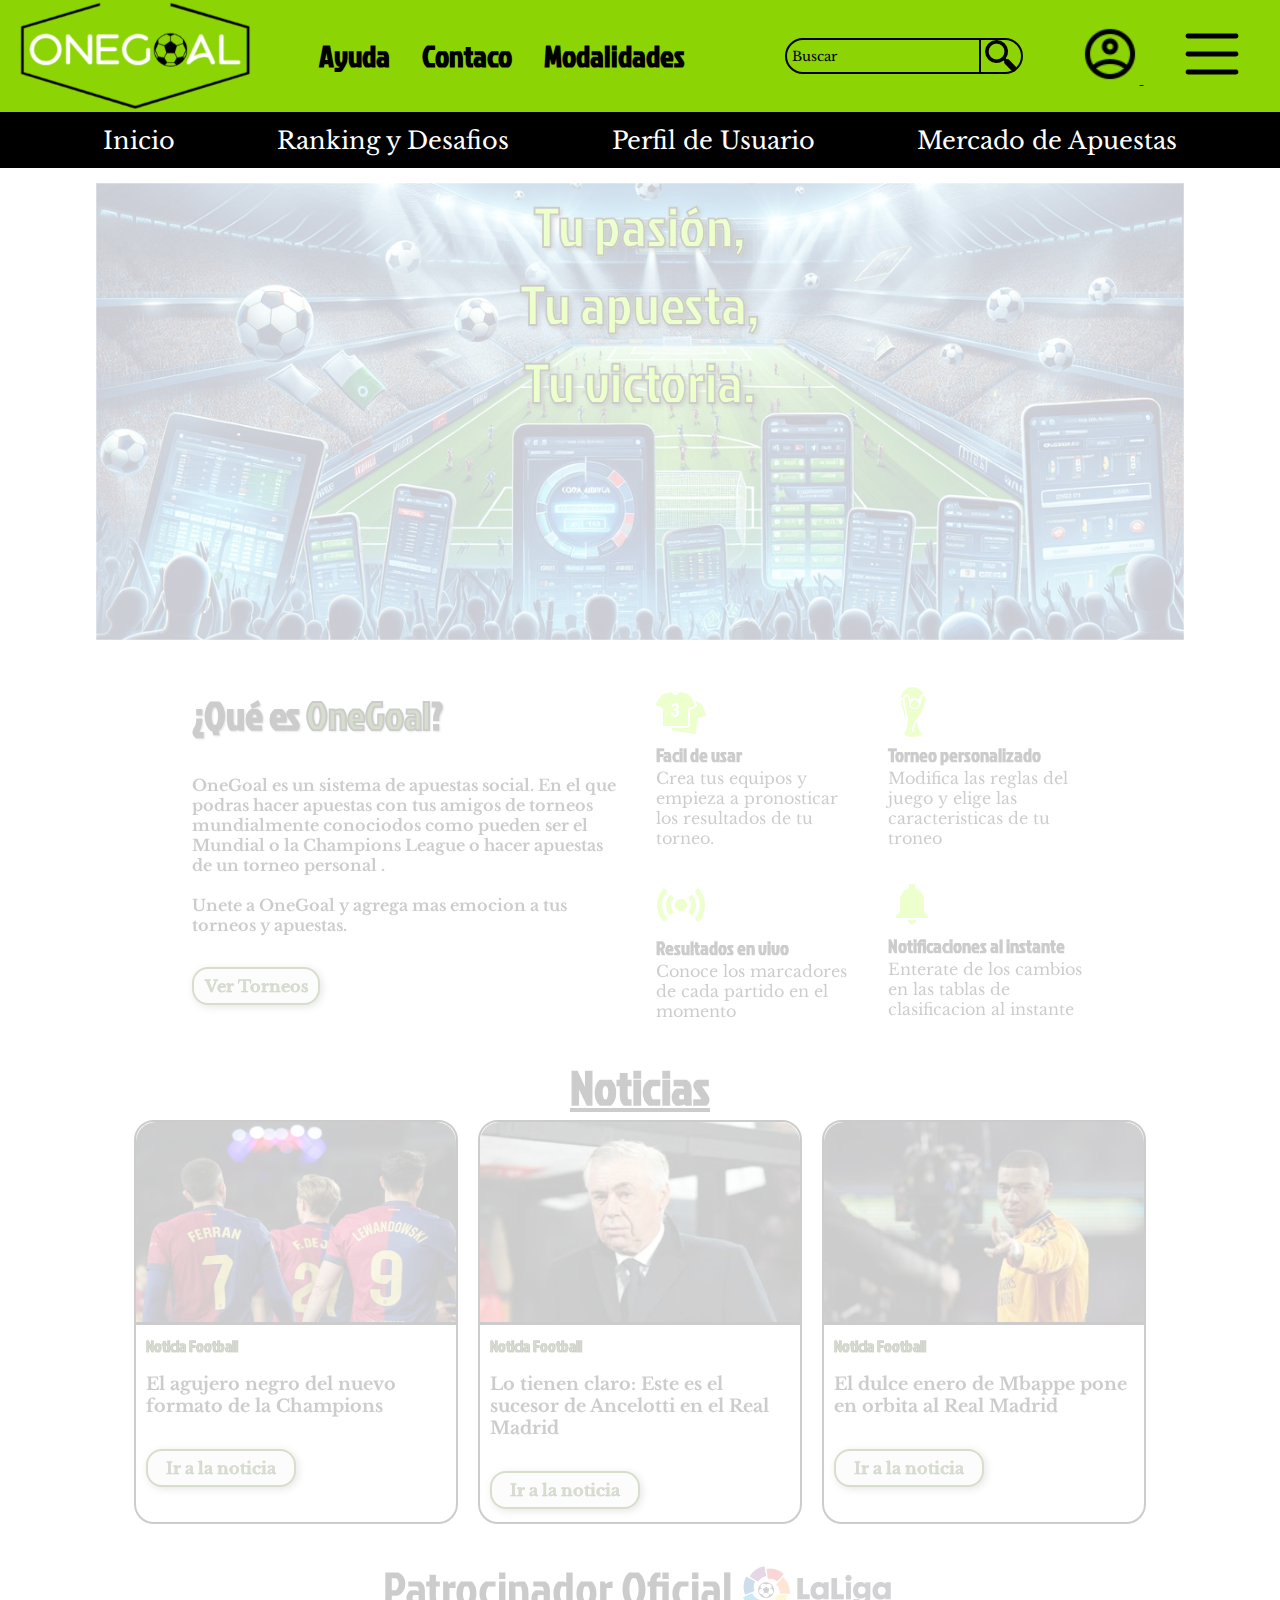
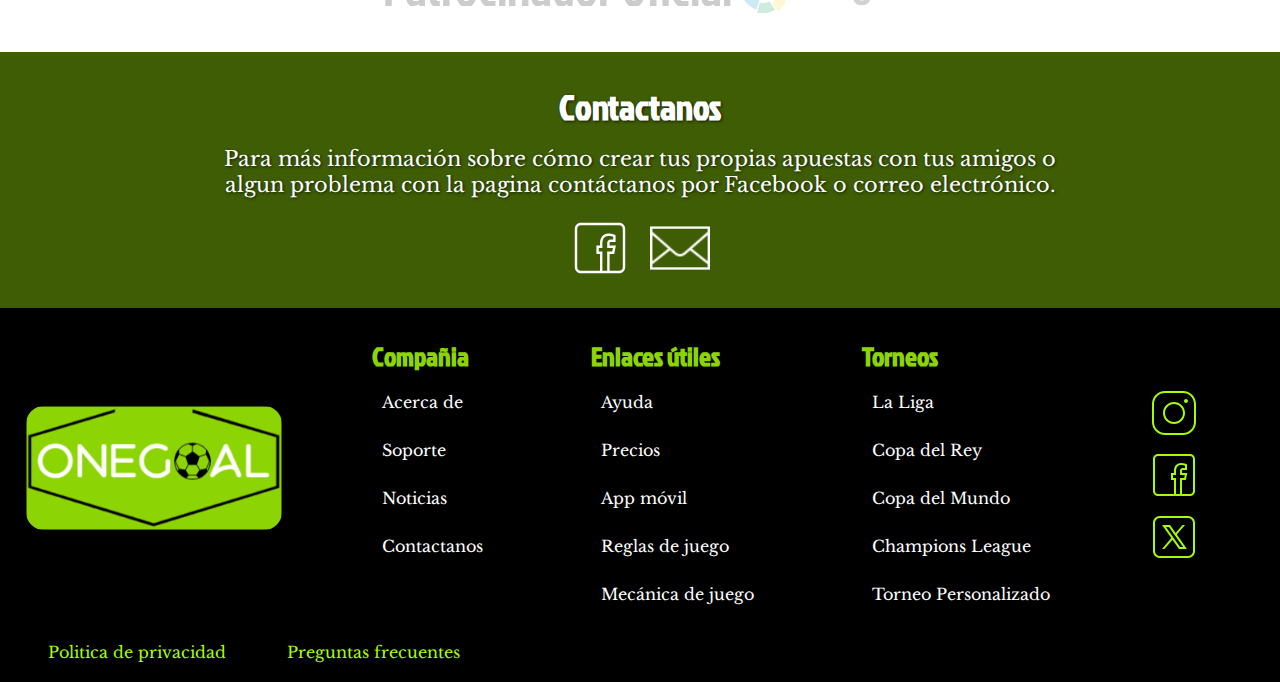
<file: index.html>
<!DOCTYPE html>
<html lang="en">
<head>
    <meta charset="UTF-8">
    <meta name="viewport" content="width=device-width, initial-scale=1.0">
    <title>Inicio</title>
    <link rel="stylesheet" href="css/styleIndex.css">
</head>
<body>
    <header class="Cabecera">
        <img src="img/logo.PNG" alt="logo__onegool__header" class="Cabecera__img">
    
        <div class="Cabecera__div__links">
            <a href="#">Ayuda</a>
            <a href="#">Contaco</a>
            <a href="#">Modalidades</a>
        </div>
        
        <div class="Cabecera__div__buscador">
            <input type="text" class="Cabecera__buscador" placeholder="Buscar" />
            <button type="submit" class="Cabecera__button">
                <img src="img/ICONOS/Lupa.png" alt="busqueda-de-lupa">
            </button>
        </div>
    
        <div class="Cabecera__div__icon">
            <a href="registro.html" class="Cabecera__a__icon">
                <img src="img/ICONOS/User-negre-verde2.png" alt="icono-usuario-header" class="Cabecera__icon">
            </a>
            <a href="#" class="Cabecera__a__icon">
                <img src="img/ICONOS/Menú.svg" alt="icono-menu-header" class="Cabecera__icon">
            </a>
        </div>
    </header>
    
    <nav class="menu"  data-animation="bonus">
        <a href="index.html">Inicio</a>
        <a href="ranking.html">Ranking y Desafios</a>
        <a href="usuario.html">Perfil de Usuario</a>
        <a href="apuestas.html">Mercado de Apuestas</a>
    </nav>
    
    <div class="index__cuerpo fade-in">
    
        <div class="index__ImgPrincipal">
            <img src="img/ImagenFondo.png" alt="Imagen Principal">
            <div class="index__ImgPrincipal__TextoEncima">Tu pasión, Tu apuesta, Tu victoria.</div>
        </div>
    
        <div class="index__QueEsOneGoal">
            <h2 class="index__QueEsOneGoal__Titulo">¿Qué es <span class="resaltado">OneGoal</span>?</h2>
            <div class="index__QueEsOneGoal__Contenido__1">
                <p>OneGoal es un sistema de apuestas social. En el que podras hacer apuestas con tus amigos de torneos mundialmente conociodos como pueden ser el Mundial o la Champions League o hacer apuestas de un torneo personal .<br><br> Unete a OneGoal y agrega mas emocion a tus torneos y apuestas.</p>
                <button>Ver Torneos</button>
            </div>
            <div class="index__QueEsOneGoal__Contenido__2 index__QueEsOneGoal__Contenido__2__div__1">
                <img src="img/ICONOS/Camisa-equipos-50.png" alt="CamisA">
                <h3>Facil de usar</h3>
                <p>Crea tus equipos y empieza a pronosticar los resultados de tu torneo.</p>
            </div>
            
            <div class="index__QueEsOneGoal__Contenido__2 index__QueEsOneGoal__Contenido__2__div__2">
                <img src="img/ICONOS/Copa-del-mundo-50.png" alt="Copa">
                <h3>Torneo personalizado</h3>
                <p>Modifica las reglas del juego y elige las caracteristicas de tu troneo</p>
            </div>
            
            <div class="index__QueEsOneGoal__Contenido__2 index__QueEsOneGoal__Contenido__2__div__3">
                <img src="img/ICONOS/Youtube-en-vivo.svg" alt="Live">
                <h3>Resultados en vivo</h3>
                <p>Conoce los marcadores de cada partido en el momento</p>
            </div>
            
            <div class="index__QueEsOneGoal__Contenido__2 index__QueEsOneGoal__Contenido__2__div__4">
                <img src="img/ICONOS/Campana-48.png" alt="Campanita">
                <h3>Notificaciones al instante</h3>
                <p>Enterate de los cambios en las tablas de clasificacion al instante</p>
            </div>
    
        </div>
    
        <div class="index__Noticias">

            <h2 class="index__Noticias__Titulo">Noticias</h2>

            <div class="index__Noticias__Contenido">
                <div class="index__Noticia">
                    <div class="index__Noticia__img">
                        <img src="img/NOTICIAS/noticia 1.jpg" alt="noticia 1">
                    </div>
                    <div class="index__Noticia__texto">
                        <h2>Noticia Football</h2>
                        <p>El agujero negro del nuevo formato de la Champions</p>
                        <button>Ir a la noticia</button>
                    </div>
                </div>
        
                <div class="index__Noticia">
                    <div class="index__Noticia__img">
                        <img src="img/NOTICIAS/noticia 2.jpg" alt="noticia 2">
                    </div>
                    <div class="index__Noticia__texto">
                        <h2>Noticia Football</h2>
                        <p>Lo tienen claro: Este es el sucesor de Ancelotti en el Real Madrid</p>
                        <button>Ir a la noticia</button>
                    </div>
                </div>
                
                <div class="index__Noticia">
                    <div class="index__Noticia__img">
                        <img src="img/NOTICIAS/noticia 3.jpg" alt="noticia 3">
                    </div>
                    <div class="index__Noticia__texto">
                        <h2>Noticia Football</h2>
                        <p>El dulce enero de Mbappe pone en orbita al Real Madrid</p>
                        <button>Ir a la noticia</button>
                    </div>
                </div>
            </div>
        </div>
    
        <div class="index__LaLiga">
            <p>Patrocinador Oficial <img src="img/LALIGA/LogoLALIGA.jpg" alt="img-LaLiga" class="LogoLALIGA"></p>
        </div>
    
    </div>
    
    <div class="contactanos">
        <h2>Contactanos</h2>
        <p>Para más información sobre cómo crear tus propias apuestas con tus amigos o algun problema con la pagina contáctanos por Facebook o correo electrónico.</p>
        <div>
            <a href="#" class="contactanos__a__icon">
                <img src="img/ICONOS/Facebook-blanco-verde3.svg" alt="Facebook" class="contactanos__icon">
            </a>
            <a href="#" class="contactanos__a__icon">
                <img src="img/ICONOS/Mail-blanco-verde2.png" alt="Mail" class="contactanos__icon">
            </a>
        </div>
    </div>
    
    <footer>
        <div class="footer__contenido" id="links">
            <div class="footer__contenido__img">
                <img src="img/logo.PNG" alt="logo__onegool__header" class="footer__img">
            </div>
    
            <div class="footer__contenido__links">
                <div class="footer__contenido__links__footer__section footer__contenido__links__destacados">
                    <h3>Compañia</h3>
                    <a href="#">Acerca de</a>
                    <a href="#">Soporte</a>
                    <a href="#">Noticias</a>
                    <a href="#">Contactanos</a>
                </div>
                <div class="footer__contenido__links__footer__section footer__contenido__links__destacados">
                    <h3>Enlaces útiles</h3>
                    <a href="#">Ayuda</a>
                    <a href="#">Precios</a>
                    <a href="#">App móvil</a>
                    <a href="#">Reglas de juego</a>
                    <a href="#">Mecánica de juego</a>
                </div>
                <div class="footer__contenido__links__footer__section footer__contenido__links__destacados">
                    <h3>Torneos</h3>
                    <a href="#">La Liga</a>
                    <a href="#">Copa del Rey</a>
                    <a href="#">Copa del Mundo</a>
                    <a href="#">Champions League</a>
                    <a href="#">Torneo Personalizado</a>
                </div>
            </div>
    
            <div class="footer__contenido__social">
                <a href="#" class="footer__a__icon">
                    <img src="img/ICONOS/Instagram.svg" alt="Instagram" class="footer_icon">
                </a>
                <a href="#" class="footer__a__icon">
                    <img src="img/ICONOS/Facebook-verde-negro.svg" alt="Facebook" class="footer_icon">
                </a>
                <a href="#" class="footer__a__icon">
                    <img src="img/ICONOS/Twitterx.svg" alt="Twitterx" class="footer_icon">
                </a>
            </div>        
        </div>
    
        <div class="footer__end">
            <a href="#">Politica de privacidad</a>
            <a href="#">Preguntas frecuentes</a>
        </div>
    </footer>
</body>
</html>
</file>
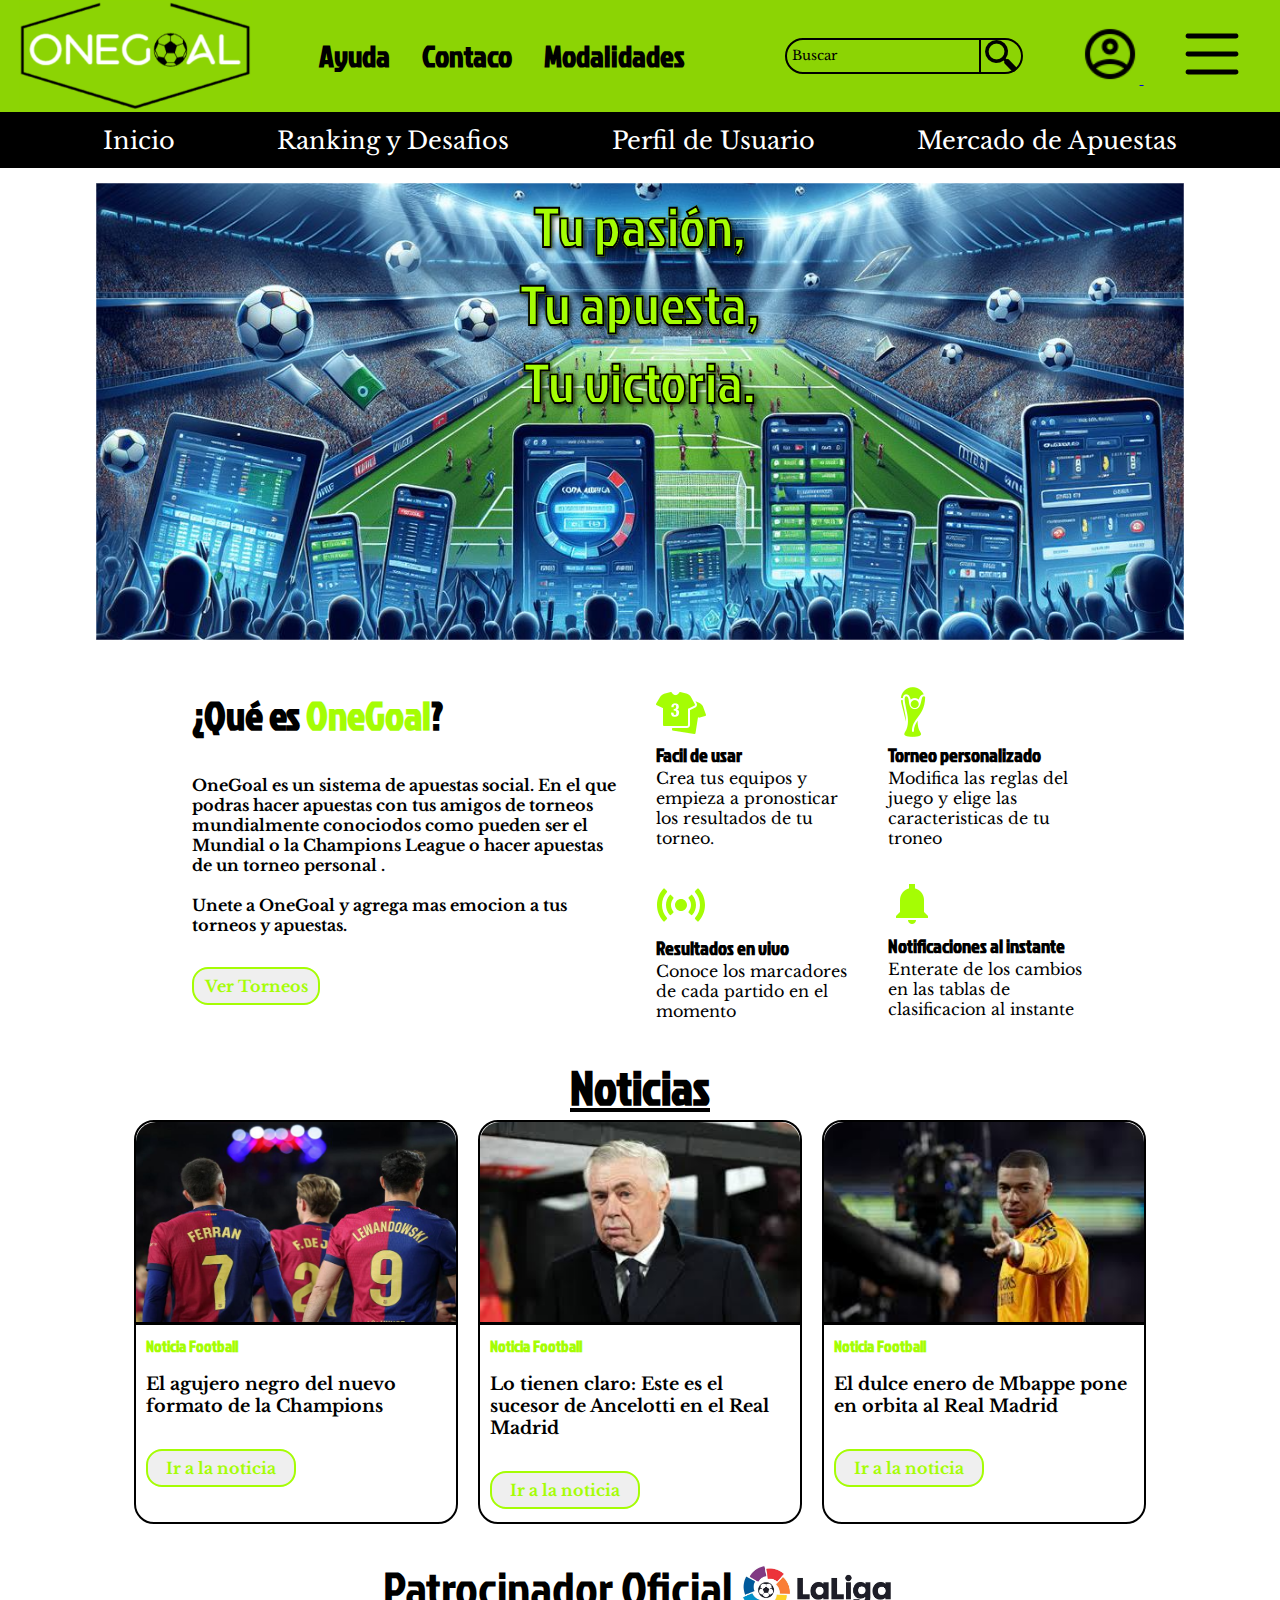
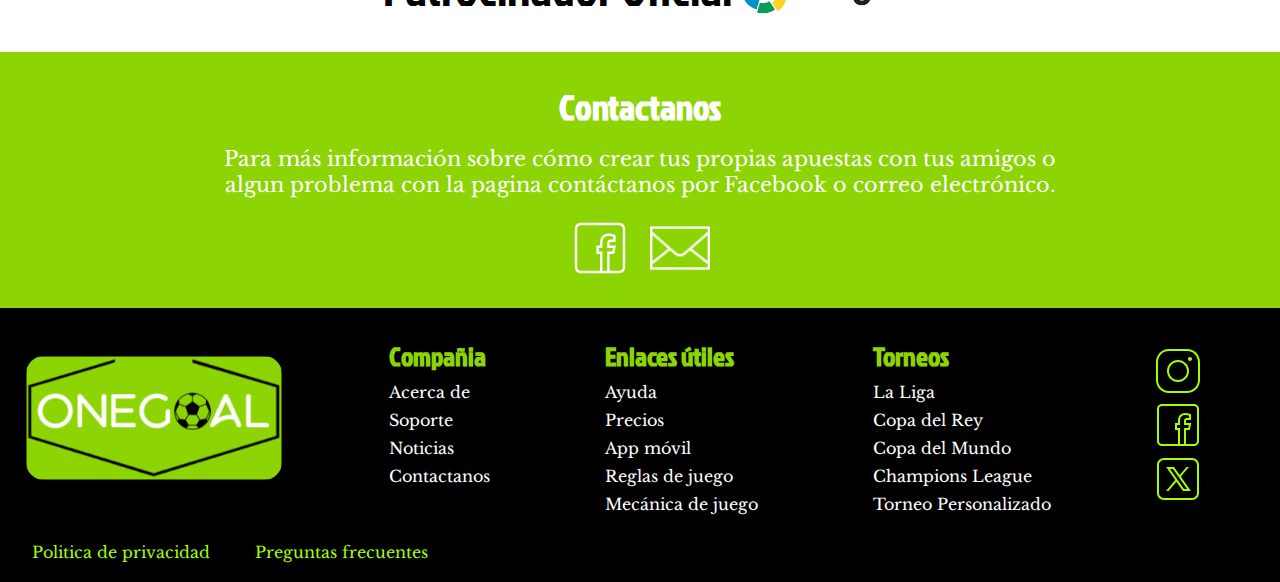
<file: App/index.html>
<!DOCTYPE html>
<html lang="en">
<head>
    <meta charset="UTF-8">
    <meta name="viewport" content="width=device-width, initial-scale=1.0">
    <title>Inicio</title>
    <link rel="stylesheet" href="css/styleIndex.css">
</head>
<body>
    <header class="Cabecera">
        <img src="img/logo.PNG" alt="logo__onegool__header" class="Cabecera__img">
    
        <div class="Cabecera__div__links">
            <a href="#">Ayuda</a>
            <a href="#">Contaco</a>
            <a href="#">Modalidades</a>
        </div>
        
        <div class="Cabecera__div__buscador">
            <input type="text" class="Cabecera__buscador" placeholder="Buscar" />
            <button type="submit" class="Cabecera__button">
                <img src="img/ICONOS/Lupa.png" alt="busqueda-de-lupa">
            </button>
        </div>
    
        <div class="Cabecera__div__icon">
            <a href="registro.html" class="Cabecera__a__icon">
                <img src="img/ICONOS/User-negre-verde2.png" alt="icono-usuario-header" class="Cabecera__icon">
            </a>
            <a href="#" class="Cabecera__a__icon">
                <img src="img/ICONOS/Menú.svg" alt="icono-menu-header" class="Cabecera__icon">
            </a>
        </div>
    </header>
    
    <nav class="menu"  data-animation="bonus">
        <a href="index.html">Inicio</a>
        <a href="ranking.html">Ranking y Desafios</a>
        <a href="usuario.html">Perfil de Usuario</a>
        <a href="apuestas.html">Mercado de Apuestas</a>
    </nav>
    
    <div class="index__cuerpo">
    
        <div class="index__ImgPrincipal">
            <img src="img/ImagenFondo.png" alt="Imagen Principal">
            <div class="index__ImgPrincipal__TextoEncima">Tu pasión, Tu apuesta, Tu victoria.</div>
        </div>
    
        <div class="index__QueEsOneGoal">
            <h2 class="index__QueEsOneGoal__Titulo">¿Qué es <span class="resaltado">OneGoal</span>?</h2>
            <div class="index__QueEsOneGoal__Contenido__1">
                <p>OneGoal es un sistema de apuestas social. En el que podras hacer apuestas con tus amigos de torneos mundialmente conociodos como pueden ser el Mundial o la Champions League o hacer apuestas de un torneo personal .<br><br> Unete a OneGoal y agrega mas emocion a tus torneos y apuestas.</p>
                <button>Ver Torneos</button>
            </div>
            <div class="index__QueEsOneGoal__Contenido__2 index__QueEsOneGoal__Contenido__2__div__1">
                <img src="img/ICONOS/Camisa-equipos-50.png" alt="CamisA">
                <h3>Facil de usar</h3>
                <p>Crea tus equipos y empieza a pronosticar los resultados de tu torneo.</p>
            </div>
            
            <div class="index__QueEsOneGoal__Contenido__2 index__QueEsOneGoal__Contenido__2__div__2">
                <img src="img/ICONOS/Copa-del-mundo-50.png" alt="Copa">
                <h3>Torneo personalizado</h3>
                <p>Modifica las reglas del juego y elige las caracteristicas de tu troneo</p>
            </div>
            
            <div class="index__QueEsOneGoal__Contenido__2 index__QueEsOneGoal__Contenido__2__div__3">
                <img src="img/ICONOS/Youtube-en-vivo.svg" alt="Live">
                <h3>Resultados en vivo</h3>
                <p>Conoce los marcadores de cada partido en el momento</p>
            </div>
            
            <div class="index__QueEsOneGoal__Contenido__2 index__QueEsOneGoal__Contenido__2__div__4">
                <img src="img/ICONOS/Campana-48.png" alt="Campanita">
                <h3>Notificaciones al instante</h3>
                <p>Enterate de los cambios en las tablas de clasificacion al instante</p>
            </div>
    
        </div>
    
        <div class="index__Noticias">

            <h2 class="index__Noticias__Titulo">Noticias</h2>

            <div class="index__Noticias__Contenido">
                <div class="index__Noticia">
                    <div class="index__Noticia__img">
                        <img src="img/NOTICIAS/noticia 1.jpg" alt="noticia 1">
                    </div>
                    <div class="index__Noticia__texto">
                        <h2>Noticia Football</h2>
                        <p>El agujero negro del nuevo formato de la Champions</p>
                        <button>Ir a la noticia</button>
                    </div>
                </div>
        
                <div class="index__Noticia">
                    <div class="index__Noticia__img">
                        <img src="img/NOTICIAS/noticia 2.jpg" alt="noticia 2">
                    </div>
                    <div class="index__Noticia__texto">
                        <h2>Noticia Football</h2>
                        <p>Lo tienen claro: Este es el sucesor de Ancelotti en el Real Madrid</p>
                        <button>Ir a la noticia</button>
                    </div>
                </div>
                
                <div class="index__Noticia">
                    <div class="index__Noticia__img">
                        <img src="img/NOTICIAS/noticia 3.jpg" alt="noticia 3">
                    </div>
                    <div class="index__Noticia__texto">
                        <h2>Noticia Football</h2>
                        <p>El dulce enero de Mbappe pone en orbita al Real Madrid</p>
                        <button>Ir a la noticia</button>
                    </div>
                </div>
            </div>
        </div>
    
        <div class="index__LaLiga">
            <p>Patrocinador Oficial <img src="img/LALIGA/LogoLALIGA.jpg" alt="img-LaLiga" class="LogoLALIGA"></p>
        </div>
    
    </div>
    
    <div class="contactanos">
        <h2>Contactanos</h2>
        <p>Para más información sobre cómo crear tus propias apuestas con tus amigos o algun problema con la pagina contáctanos por Facebook o correo electrónico.</p>
        <div>
            <a href="#" class="contactanos__a__icon">
                <img src="img/ICONOS/Facebook-blanco-verde2.svg" alt="Facebook" class="contactanos__icon">
            </a>
            <a href="#" class="contactanos__a__icon">
                <img src="img/ICONOS/Mail.png" alt="Mail" class="contactanos__icon">
            </a>
        </div>
    </div>
    
    <footer>
        <div class="footer__contenido" id="links">
            <div class="footer__contenido__img">
                <img src="img/logo.PNG" alt="logo__onegool__header" class="footer__img">
            </div>
    
            <div class="footer__contenido__links">
                <div class="footer__contenido__links__footer__section footer__contenido__links__destacados">
                    <h3>Compañia</h3>
                    <a href="#">Acerca de</a>
                    <a href="#">Soporte</a>
                    <a href="#">Noticias</a>
                    <a href="#">Contactanos</a>
                </div>
                <div class="footer__contenido__links__footer__section footer__contenido__links__destacados">
                    <h3>Enlaces útiles</h3>
                    <a href="#">Ayuda</a>
                    <a href="#">Precios</a>
                    <a href="#">App móvil</a>
                    <a href="#">Reglas de juego</a>
                    <a href="#">Mecánica de juego</a>
                </div>
                <div class="footer__contenido__links__footer__section footer__contenido__links__destacados">
                    <h3>Torneos</h3>
                    <a href="#">La Liga</a>
                    <a href="#">Copa del Rey</a>
                    <a href="#">Copa del Mundo</a>
                    <a href="#">Champions League</a>
                    <a href="#">Torneo Personalizado</a>
                </div>
            </div>
    
            <div class="footer__contenido__social">
                <a href="#" class="footer__a__icon">
                    <img src="img/ICONOS/Instagram.svg" alt="Instagram" class="footer_icon">
                </a>
                <a href="#" class="footer__a__icon">
                    <img src="img/ICONOS/Facebook-verde-negro.svg" alt="Facebook" class="footer_icon">
                </a>
                <a href="#" class="footer__a__icon">
                    <img src="img/ICONOS/Twitterx.svg" alt="Twitterx" class="footer_icon">
                </a>
            </div>        
        </div>
    
        <div class="footer__end">
            <a href="#">Politica de privacidad</a>
            <a href="#">Preguntas frecuentes</a>
        </div>
    </footer>
</body>
</file>
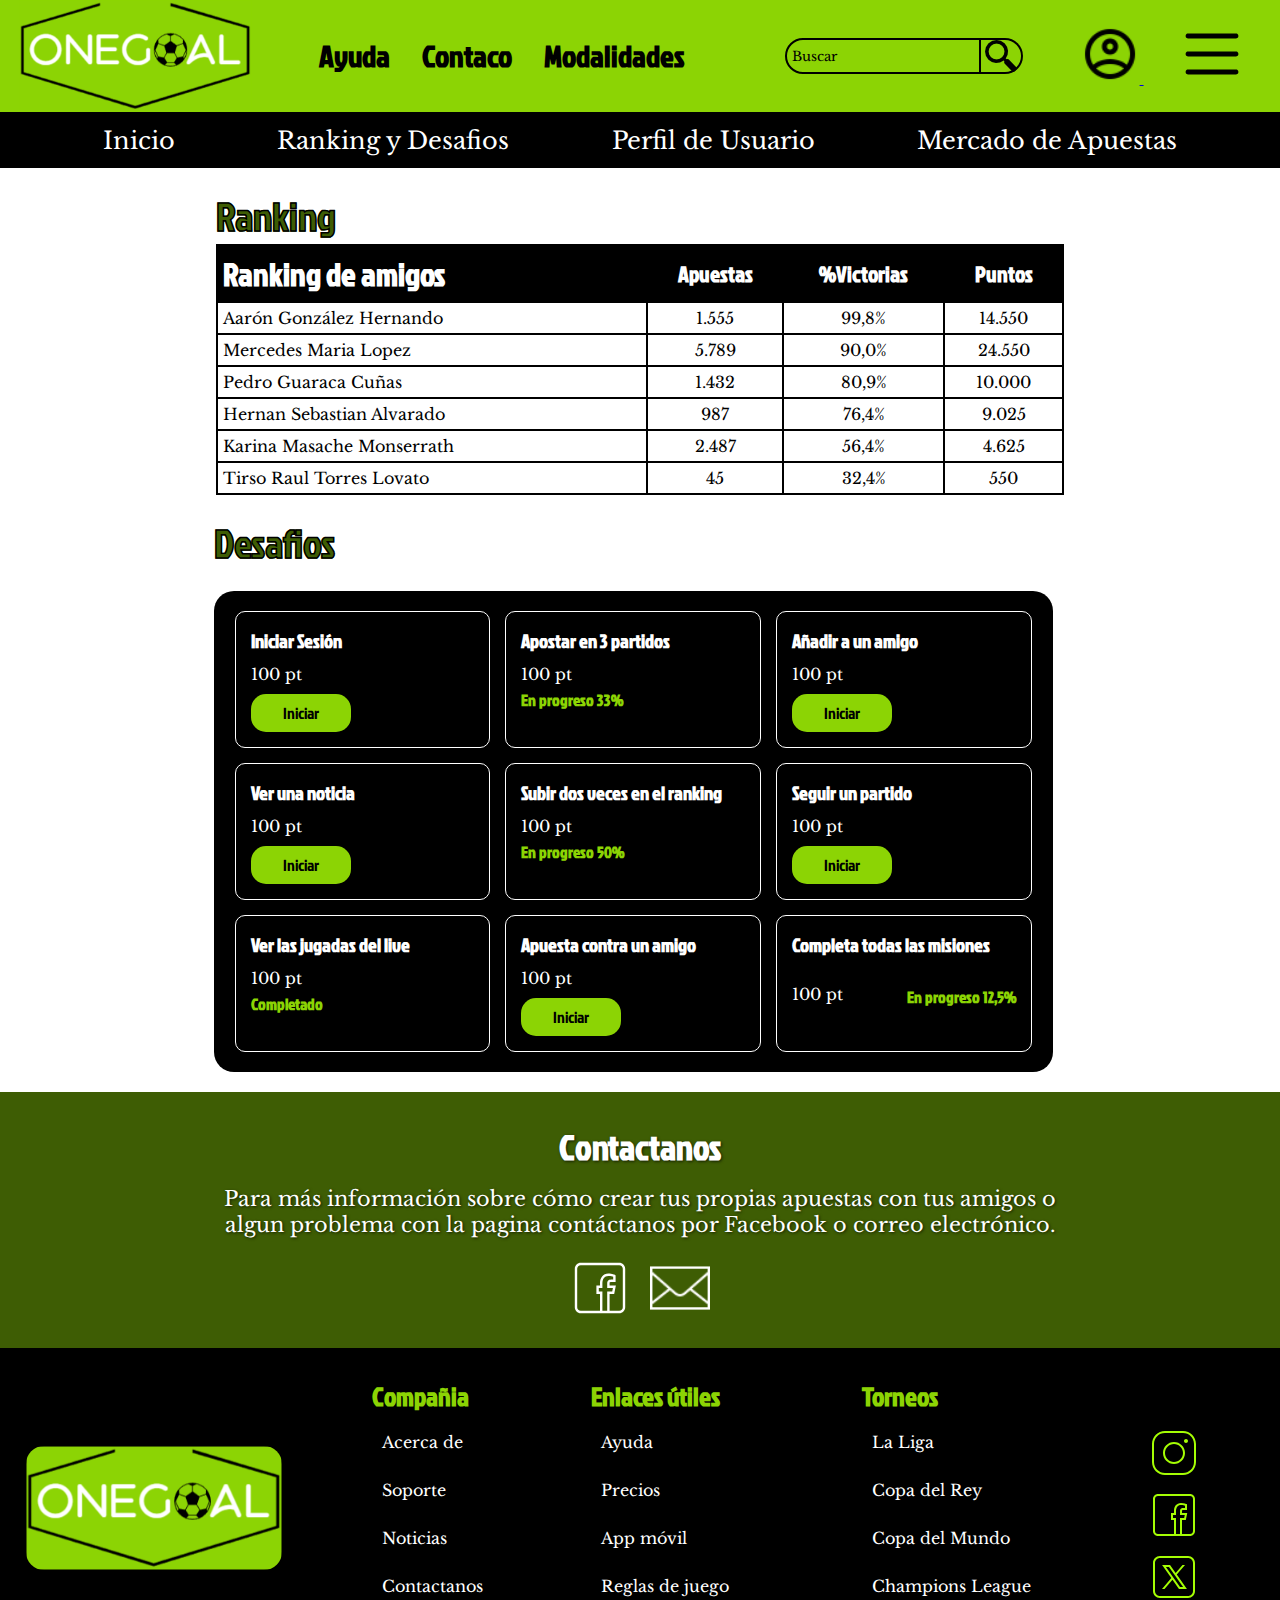
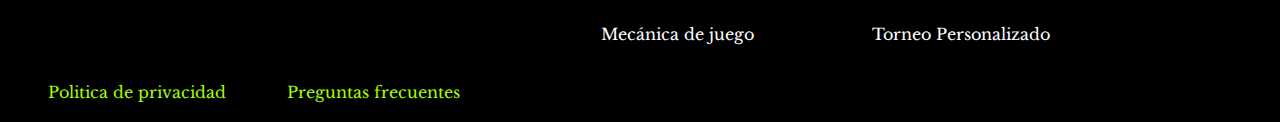
<file: ranking.html>
<!DOCTYPE html>
<html lang="en">
<head>
    <meta charset="UTF-8">
    <meta name="viewport" content="width=device-width, initial-scale=1.0">
    <title>Ranking y Desafios</title>
    <link rel="stylesheet" href="css/styleRanking.css">
</head>
<body>
<header class="Cabecera">
    <img src="img/logo.PNG" alt="logo__onegool__header" class="Cabecera__img">

    <div class="Cabecera__div__links">
        <a href="#">Ayuda</a>
        <a href="#">Contaco</a>
        <a href="#">Modalidades</a>
    </div>
    
    <div class="Cabecera__div__buscador">
        <input type="text" class="Cabecera__buscador" placeholder="Buscar" />
        <button type="submit" class="Cabecera__button">
            <img src="img/ICONOS/Lupa.png" alt="busqueda-de-lupa">
        </button>
    </div>

    <div class="Cabecera__div__icon">
        <a href="registro.html" class="Cabecera__a__icon">
            <img src="img/ICONOS/User-negre-verde2.png" alt="icono-usuario-header" class="Cabecera__icon">
        </a>
        <a href="#" class="Cabecera__a__icon">
            <img src="img/ICONOS/Menú.svg" alt="icono-menu-header" class="Cabecera__icon">
        </a>
    </div>
</header>

<nav class="menu"  data-animation="bonus">
    <a href="index.html">Inicio</a>
    <a href="ranking.html">Ranking y Desafios</a>
    <a href="usuario.html">Perfil de Usuario</a>
    <a href="apuestas.html">Mercado de Apuestas</a>
</nav>

<div class="cuerpo">
    <div class="ranking">
        <h2>Ranking</h2>
        <table>
            <tr>
                <th class="ranking__th__titulo">Ranking de amigos</th>
                <th class="ranking__th__normal">Apuestas</th>
                <th class="ranking__th__normal">%Victorias</th>
                <th class="ranking__th__normal">Puntos</th>
            </tr>
            <tr>
                <td class="ranking__td__nombre">Aarón González Hernando</td>
                <td>1.555</td>
                <td>99,8%</td>
                <td>14.550</td>
            </tr>
            <tr>
                <td class="ranking__td__nombre">Mercedes Maria Lopez</td>
                <td>5.789</td>
                <td>90,0%</td>
                <td>24.550</td>
            </tr>
            <tr>
                <td class="ranking__td__nombre">Pedro Guaraca Cuñas</td>
                <td>1.432</td>
                <td>80,9%</td>
                <td>10.000</td>
            </tr>
            <tr>
                <td class="ranking__td__nombre">Hernan Sebastian Alvarado</td>
                <td>987</td>
                <td>76,4%</td>
                <td>9.025</td>
            </tr>
            <tr>
                <td class="ranking__td__nombre">Karina Masache Monserrath</td>
                <td>2.487</td>
                <td>56,4%</td>
                <td>4.625</td>
            </tr>
            <tr>
                <td class="ranking__td__nombre">Tirso Raul Torres Lovato</td>
                <td>45</td>
                <td>32,4%</td>
                <td>550</td>
            </tr>
        </table>
    </div>

    <div class="desafios">
        <h2 class="desafios__titulo__principal">Desafios</h2>
        <div class="desafios__rectangulo">
            <div class="desafio">
                <h2>Iniciar Sesión</h2>
                <div class="desafio__footer">
                    <p>100 pt</p>
                    <button>Iniciar</button>
                </div>
            </div>
    
            <div class="desafio">
                <h2>Apostar en 3 partidos</h2>
                <div class="desafio__footer">
                    <p>100 pt</p>
                    <h3>En progreso 33%</h3>
                </div>
            </div>
    
            <div class="desafio">
                <h2>Añadir a un amigo</h2>
                <div class="desafio__footer">
                    <p>100 pt</p>
                    <button>Iniciar</button>
                </div>
            </div>
    
            <div class="desafio">
                <h2>Ver una noticia</h2>
                <div class="desafio__footer">
                    <p>100 pt</p>
                    <button>Iniciar</button>
                </div>
            </div>
    
            <div class="desafio">
                <h2>Subir dos veces en el ranking</h2>
                <div class="desafio__footer">
                    <p>100 pt</p>
                    <h3>En progreso 50%</h3>
                </div>
            </div>
    
            <div class="desafio">
                <h2>Seguir un partido</h2>
                <div class="desafio__footer">
                    <p>100 pt</p>
                    <button>Iniciar</button>
                </div>
            </div>
    
            <div class="desafio">
                <h2>Ver las jugadas del live</h2>
                <div class="desafio__footer">
                    <p>100 pt</p>
                    <h3>Completado</h3>
                </div>
            </div>
    
            <div class="desafio">
                <h2>Apuesta contra un amigo</h2>
                <div class="desafio__footer">
                    <p>100 pt</p>
                    <button>Iniciar</button>
                </div>
            </div>
    
            <div class="desafio">
                <h2>Completa todas las misiones</h2>
                <div class="desafio__lineaInferior">
                    <p>100 pt</p>
                    <h3>En progreso 12,5%</h3>
                </div>
            </div>
        </div>
    </div>

</div>

<div class="contactanos">
    <h2>Contactanos</h2>
    <p>Para más información sobre cómo crear tus propias apuestas con tus amigos o algun problema con la pagina contáctanos por Facebook o correo electrónico.</p>
    <div>
        <a href="#" class="contactanos__a__icon">
            <img src="img/ICONOS/Facebook-blanco-verde3.svg" alt="Facebook" class="contactanos__icon">
        </a>
        <a href="#" class="contactanos__a__icon">
            <img src="img/ICONOS/Mail-blanco-verde2.png" alt="Mail" class="contactanos__icon">
        </a>
    </div>
</div>

<footer>
    <div class="footer__contenido" id="links">
        <div class="footer__contenido__img">
            <img src="img/logo.PNG" alt="logo__onegool__header" class="footer__img">
        </div>

        <div class="footer__contenido__links">
            <div class="footer__contenido__links__footer__section footer__contenido__links__destacados">
                <h3>Compañia</h3>
                <a href="#">Acerca de</a>
                <a href="#">Soporte</a>
                <a href="#">Noticias</a>
                <a href="#">Contactanos</a>
            </div>
            <div class="footer__contenido__links__footer__section footer__contenido__links__destacados">
                <h3>Enlaces útiles</h3>
                <a href="#">Ayuda</a>
                <a href="#">Precios</a>
                <a href="#">App móvil</a>
                <a href="#">Reglas de juego</a>
                <a href="#">Mecánica de juego</a>
            </div>
            <div class="footer__contenido__links__footer__section footer__contenido__links__destacados">
                <h3>Torneos</h3>
                <a href="#">La Liga</a>
                <a href="#">Copa del Rey</a>
                <a href="#">Copa del Mundo</a>
                <a href="#">Champions League</a>
                <a href="#">Torneo Personalizado</a>
            </div>
        </div>

        <div class="footer__contenido__social">
            <a href="#" class="footer__a__icon">
                <img src="img/ICONOS/Instagram.svg" alt="Instagram" class="footer_icon">
            </a>
            <a href="#" class="footer__a__icon">
                <img src="img/ICONOS/Facebook-verde-negro.svg" alt="Facebook" class="footer_icon">
            </a>
            <a href="#" class="footer__a__icon">
                <img src="img/ICONOS/Twitterx.svg" alt="Twitterx" class="footer_icon">
            </a>
        </div>        
    </div>

    <div class="footer__end">
        <a href="#">Politica de privacidad</a>
        <a href="#">Preguntas frecuentes</a>
    </div>
</footer>

</body>
</html>
</file>
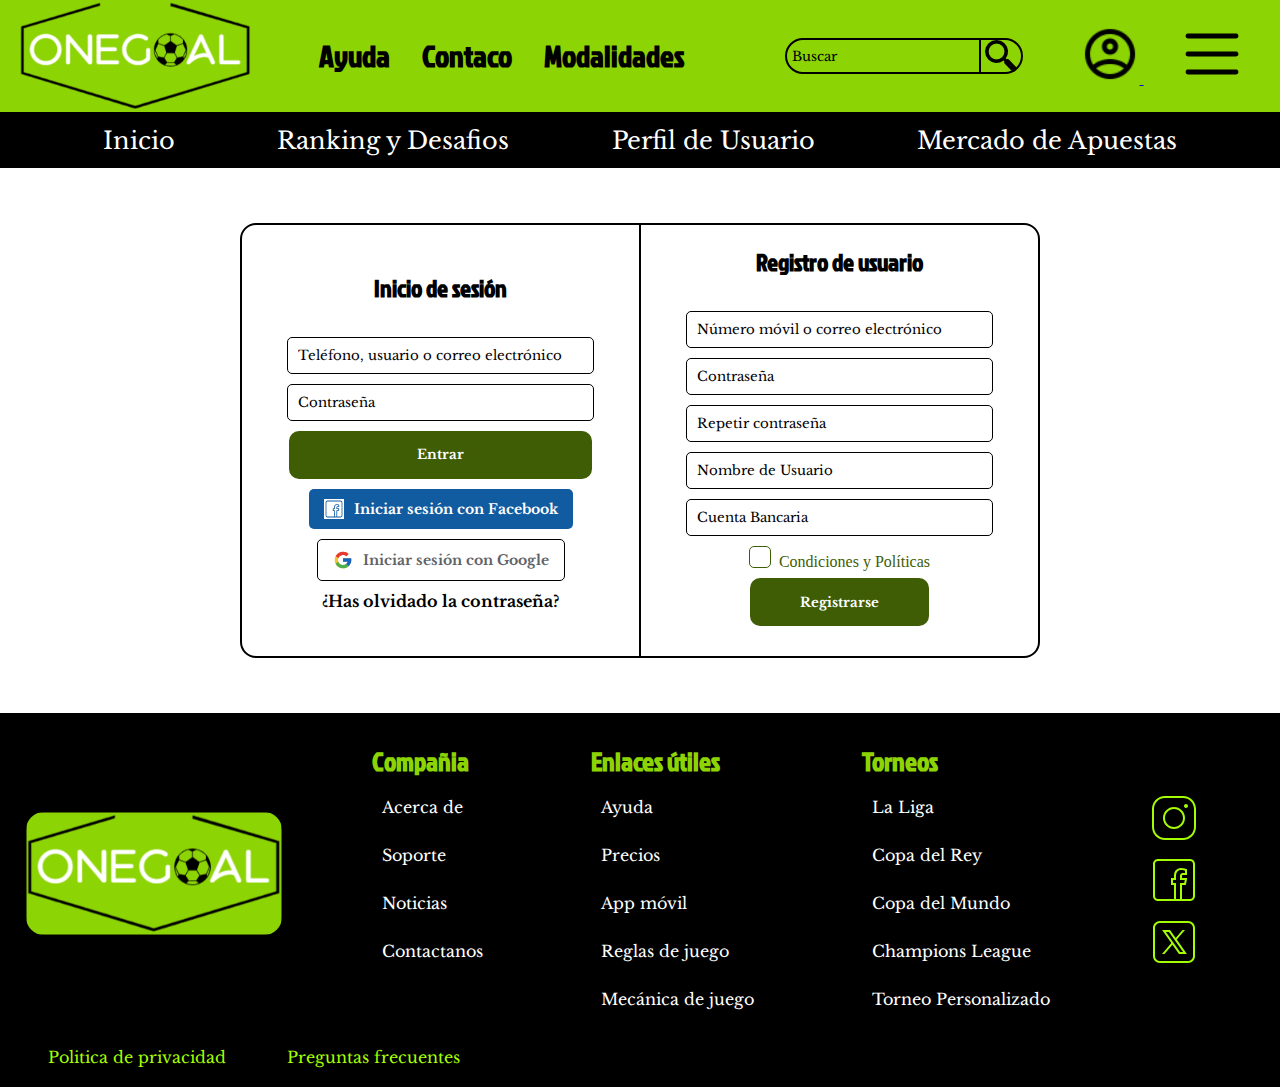
<file: registro.html>
<!DOCTYPE html>
<html lang="en">
<head>
    <meta charset="UTF-8">
    <meta name="viewport" content="width=device-width, initial-scale=1.0">
    <title>Registro de usuario</title>
    <link rel="stylesheet" href="css/styleRegistro.css">
</head>
<body>
<header class="Cabecera">
    <img src="img/logo.PNG" alt="logo__onegool__header" class="Cabecera__img">

    <div class="Cabecera__div__links">
        <a href="#">Ayuda</a>
        <a href="#">Contaco</a>
        <a href="#">Modalidades</a>
    </div>
    
    <div class="Cabecera__div__buscador">
        <input type="text" class="Cabecera__buscador" placeholder="Buscar" />
        <button type="submit" class="Cabecera__button">
            <img src="img/ICONOS/Lupa.png" alt="busqueda-de-lupa">
        </button>
    </div>

    <div class="Cabecera__div__icon">
        <a href="registro.html" class="Cabecera__a__icon">
            <img src="img/ICONOS/User-negre-verde2.png" alt="icono-usuario-header" class="Cabecera__icon">
        </a>
        <a href="#" class="Cabecera__a__icon">
            <img src="img/ICONOS/Menú.svg" alt="icono-menu-header" class="Cabecera__icon">
        </a>
    </div>
</header>

<nav class="menu"  data-animation="bonus">
    <a href="index.html">Inicio</a>
    <a href="ranking.html">Ranking y Desafios</a>
    <a href="usuario.html">Perfil de Usuario</a>
    <a href="apuestas.html">Mercado de Apuestas</a>
</nav>

<div class="cuerpo">
    <div class="cuerpo__Flex">
        <div class="cuerpo__Flex__login">
            <h2>Inicio de sesión</h2>
            <input type="text" placeholder="Teléfono, usuario o correo electrónico">
            <input type="password" placeholder="Contraseña">
            <button class="cuerpo__Flex__btn"><a class="cuerpo__Flex__a" href="usuario.html">Entrar</a></button>
            <div class="cuerpo__Flex__login__facebook">
                <img src="img/ICONOS/Facebook-azul-blanco.svg" alt="Facebook logo">
                <a href="#">Iniciar sesión con Facebook</a>
            </div>
            <div class="cuerpo__Flex__login__google">
                <img src="img/ICONOS/Google.svg" alt="Google logo">
                <a href="#">Iniciar sesión con Google</a>
            </div>
            <a class="cuerpo__Flex__login__a" href="#">¿Has olvidado la contraseña?</a>
        </div>
        <div class="cuerpo__Flex__register">
            <h2>Registro de usuario</h2>
            <input type="text" placeholder="Número móvil o correo electrónico">
            <input type="password" placeholder="Contraseña">
            <input type="password" placeholder="Repetir contraseña">
            <input type="text" placeholder="Nombre de Usuario">
            <input type="text" placeholder="Cuenta Bancaria">
            <div class="cuerpo__Flex__register__checkbox">
                <input type="checkbox">
                <p>Condiciones y Políticas</p>    
            </div>
            <button class="cuerpo__Flex__btn"><a class="cuerpo__Flex__a" href="usuario.html">Registrarse</a></button>
        </div>
    </div>
</div>

<footer>
    <div class="footer__contenido" id="links">
        <div class="footer__contenido__img">
            <img src="img/logo.PNG" alt="logo__onegool__header" class="footer__img">
        </div>

        <div class="footer__contenido__links">
            <div class="footer__contenido__links__footer__section footer__contenido__links__destacados">
                <h3>Compañia</h3>
                <a href="#">Acerca de</a>
                <a href="#">Soporte</a>
                <a href="#">Noticias</a>
                <a href="#">Contactanos</a>
            </div>
            <div class="footer__contenido__links__footer__section footer__contenido__links__destacados">
                <h3>Enlaces útiles</h3>
                <a href="#">Ayuda</a>
                <a href="#">Precios</a>
                <a href="#">App móvil</a>
                <a href="#">Reglas de juego</a>
                <a href="#">Mecánica de juego</a>
            </div>
            <div class="footer__contenido__links__footer__section footer__contenido__links__destacados">
                <h3>Torneos</h3>
                <a href="#">La Liga</a>
                <a href="#">Copa del Rey</a>
                <a href="#">Copa del Mundo</a>
                <a href="#">Champions League</a>
                <a href="#">Torneo Personalizado</a>
            </div>
        </div>

        <div class="footer__contenido__social">
            <a href="#" class="footer__a__icon">
                <img src="img/ICONOS/Instagram.svg" alt="Instagram" class="footer_icon">
            </a>
            <a href="#" class="footer__a__icon">
                <img src="img/ICONOS/Facebook-verde-negro.svg" alt="Facebook" class="footer_icon">
            </a>
            <a href="#" class="footer__a__icon">
                <img src="img/ICONOS/Twitterx.svg" alt="Twitterx" class="footer_icon">
            </a>
        </div>        
    </div>

    <div class="footer__end">
        <a href="#">Politica de privacidad</a>
        <a href="#">Preguntas frecuentes</a>
    </div>
</footer>

</body>
</html>
</file>
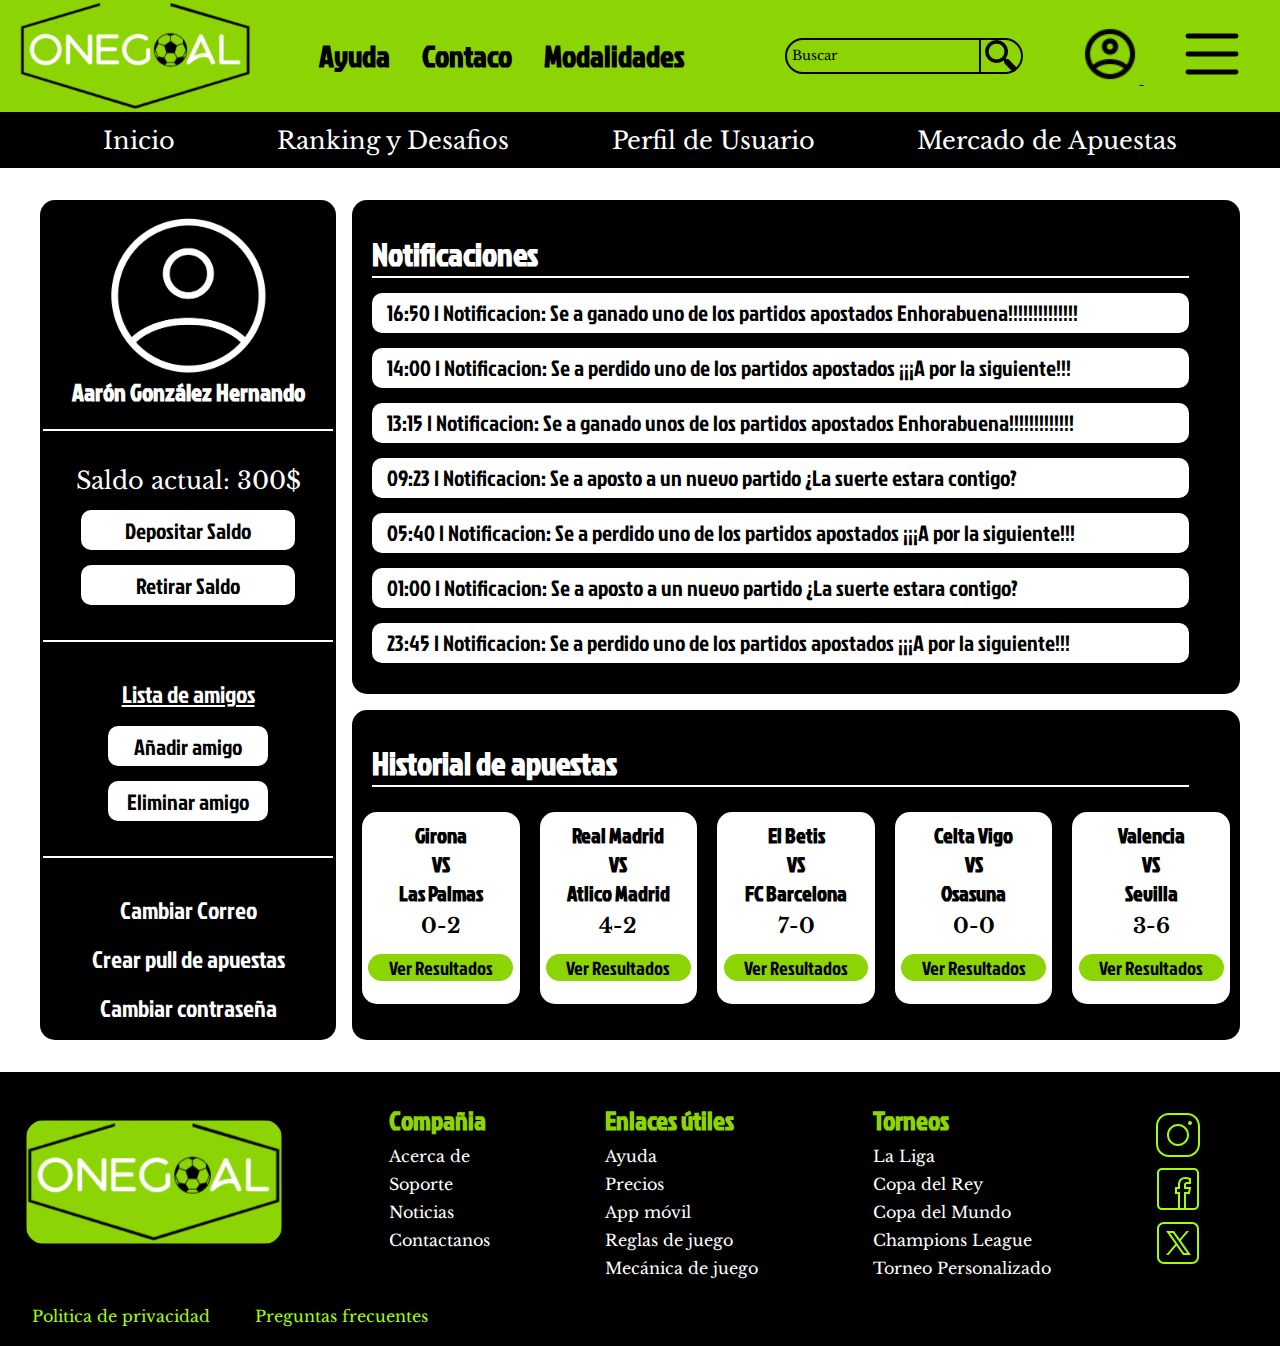
<file: usuario.html>
<!DOCTYPE html>
<html lang="en">
<head>
    <meta charset="UTF-8">
    <meta name="viewport" content="width=device-width, initial-scale=1.0">
    <title>Perfil de Usuario</title>
    <link rel="stylesheet" href="css/styleUsuario.css">
</head>
<body>

<header class="Cabecera">
    <img src="img/logo.PNG" alt="logo__onegool__header" class="Cabecera__img">

    <div class="Cabecera__div__links">
        <a href="#">Ayuda</a>
        <a href="#">Contaco</a>
        <a href="#">Modalidades</a>
    </div>
    
    <div class="Cabecera__div__buscador">
        <input type="text" class="Cabecera__buscador" placeholder="Buscar" />
        <button type="submit" class="Cabecera__button">
            <img src="img/ICONOS/Lupa.png" alt="busqueda-de-lupa">
        </button>
    </div>

    <div class="Cabecera__div__icon">
        <a href="registro.html" class="Cabecera__a__icon">
            <img src="img/ICONOS/User-negre-verde2.png" alt="icono-usuario-header" class="Cabecera__icon">
        </a>
        <a href="#" class="Cabecera__a__icon">
            <img src="img/ICONOS/Menú.svg" alt="icono-menu-header" class="Cabecera__icon">
        </a>
    </div>
</header>

<nav class="menu"  data-animation="bonus">
    <a href="index.html">Inicio</a>
    <a href="ranking.html">Ranking y Desafios</a>
    <a href="usuario.html">Perfil de Usuario</a>
    <a href="apuestas.html">Mercado de Apuestas</a>
</nav>

<div class="cuerpo">

    <div class="cuerpo__container">
        <div class="cuerpo__opcionesUsuario">
            <div class="cuerpo__opcionesUsuario__user">
                <img src="img/ICONOS/User-blanco-negro.PNG" alt="User">
                <h2>Aarón González Hernando</h2>
            </div>
            <hr class="cuerpo__opcionesUsuario__linea">
            <div class="cuerpo__opcionesUsuario__saldo">
                <p>Saldo actual: 300$</p>
                <button>Depositar Saldo</button>
                <button>Retirar Saldo</button>
            </div>
            <hr class="cuerpo__opcionesUsuario__linea">
            <div class="cuerpo__opcionesUsuario__amigos">
                <a href="#">Lista de amigos</a>
                <button>Añadir amigo</button>
                <button>Eliminar amigo</button>
            </div>
            <hr class="cuerpo__opcionesUsuario__linea">
            <div class="cuerpo__opcionesUsuario__opciones">
                <a href="#">Cambiar Correo</a>
                <a href="#">Crear pull de apuestas</a>
                <a href="#">Cambiar contraseña</a>
            </div>
        </div>
    
        <div class="cuerpo__notificaciones">
            <h2>Notificaciones</h2>
            <hr class="cuerpo__notificaciones__linea">
            <button>16:50 | Notificacion: Se a ganado uno de los partidos apostados Enhorabuena!!!!!!!!!!!!!!</button>
            <button>14:00 | Notificacion: Se a perdido uno de los partidos apostados ¡¡¡A por la siguiente!!!</button>
            <button>13:15 | Notificacion: Se a ganado unos de los partidos apostados Enhorabuena!!!!!!!!!!!!!</button>
            <button>09:23 | Notificacion: Se a aposto a un nuevo partido ¿La suerte estara contigo?</button>
            <button>05:40 | Notificacion: Se a perdido uno de los partidos apostados ¡¡¡A por la siguiente!!!</button>
            <button>01:00 | Notificacion: Se a aposto a un nuevo partido ¿La suerte estara contigo?</button>
            <button>23:45 | Notificacion: Se a perdido uno de los partidos <span class="letras__desaparecer">apostados ¡¡¡A por la siguiente!!!</span> </button>
        </div>
    
        <div class="cuerpo__historialApuestas">
            <h2>Historial de apuestas</h2>
            <hr class="cuerpo__historialApuestas__linea">
            <div class="cuerpo__historialApuestas__apuestas">
                <div class="cuerpo__historialApuestas__apuesta">
                    <h3>Girona<br>VS<br>Las Palmas</h3>
                    <p>0-2</p>
                    <button>Ver Resultados</button>
                </div>
                <div class="cuerpo__historialApuestas__apuesta">
                    <h3>Real Madrid<br>VS<br>Atlico Madrid</h3>
                    <p>4-2</p>
                    <button>Ver Resultados</button>
                </div>
                <div class="cuerpo__historialApuestas__apuesta">
                    <h3>El Betis<br>VS<br>FC Barcelona</h3>
                    <p>7-0</p>
                    <button>Ver Resultados</button>
                </div>
                <div class="cuerpo__historialApuestas__apuesta">
                    <h3>Celta Vigo<br>VS<br>Osasuna</h3>
                    <p>0-0</p>
                    <button>Ver Resultados</button>
                </div>
                <div class="cuerpo__historialApuestas__apuesta">
                    <h3>Valencia<br>VS<br>Sevilla</h3>
                    <p>3-6</p>
                    <button>Ver Resultados</button>
                </div>
            </div>
        </div>
    </div>

</div>

<footer>
    <div class="footer__contenido" id="links">
        <div class="footer__contenido__img">
            <img src="img/logo.PNG" alt="logo__onegool__header" class="footer__img">
        </div>

        <div class="footer__contenido__links">
            <div class="footer__contenido__links__footer__section footer__contenido__links__destacados">
                <h3>Compañia</h3>
                <a href="#">Acerca de</a>
                <a href="#">Soporte</a>
                <a href="#">Noticias</a>
                <a href="#">Contactanos</a>
            </div>
            <div class="footer__contenido__links__footer__section footer__contenido__links__destacados">
                <h3>Enlaces útiles</h3>
                <a href="#">Ayuda</a>
                <a href="#">Precios</a>
                <a href="#">App móvil</a>
                <a href="#">Reglas de juego</a>
                <a href="#">Mecánica de juego</a>
            </div>
            <div class="footer__contenido__links__footer__section footer__contenido__links__destacados">
                <h3>Torneos</h3>
                <a href="#">La Liga</a>
                <a href="#">Copa del Rey</a>
                <a href="#">Copa del Mundo</a>
                <a href="#">Champions League</a>
                <a href="#">Torneo Personalizado</a>
            </div>
        </div>

        <div class="footer__contenido__social">
            <a href="#" class="footer__a__icon">
                <img src="img/ICONOS/Instagram.svg" alt="Instagram" class="footer_icon">
            </a>
            <a href="#" class="footer__a__icon">
                <img src="img/ICONOS/Facebook-verde-negro.svg" alt="Facebook" class="footer_icon">
            </a>
            <a href="#" class="footer__a__icon">
                <img src="img/ICONOS/Twitterx.svg" alt="Twitterx" class="footer_icon">
            </a>
        </div>        
    </div>

    <div class="footer__end">
        <a href="#">Politica de privacidad</a>
        <a href="#">Preguntas frecuentes</a>
    </div>
</footer>
</body>
</file>
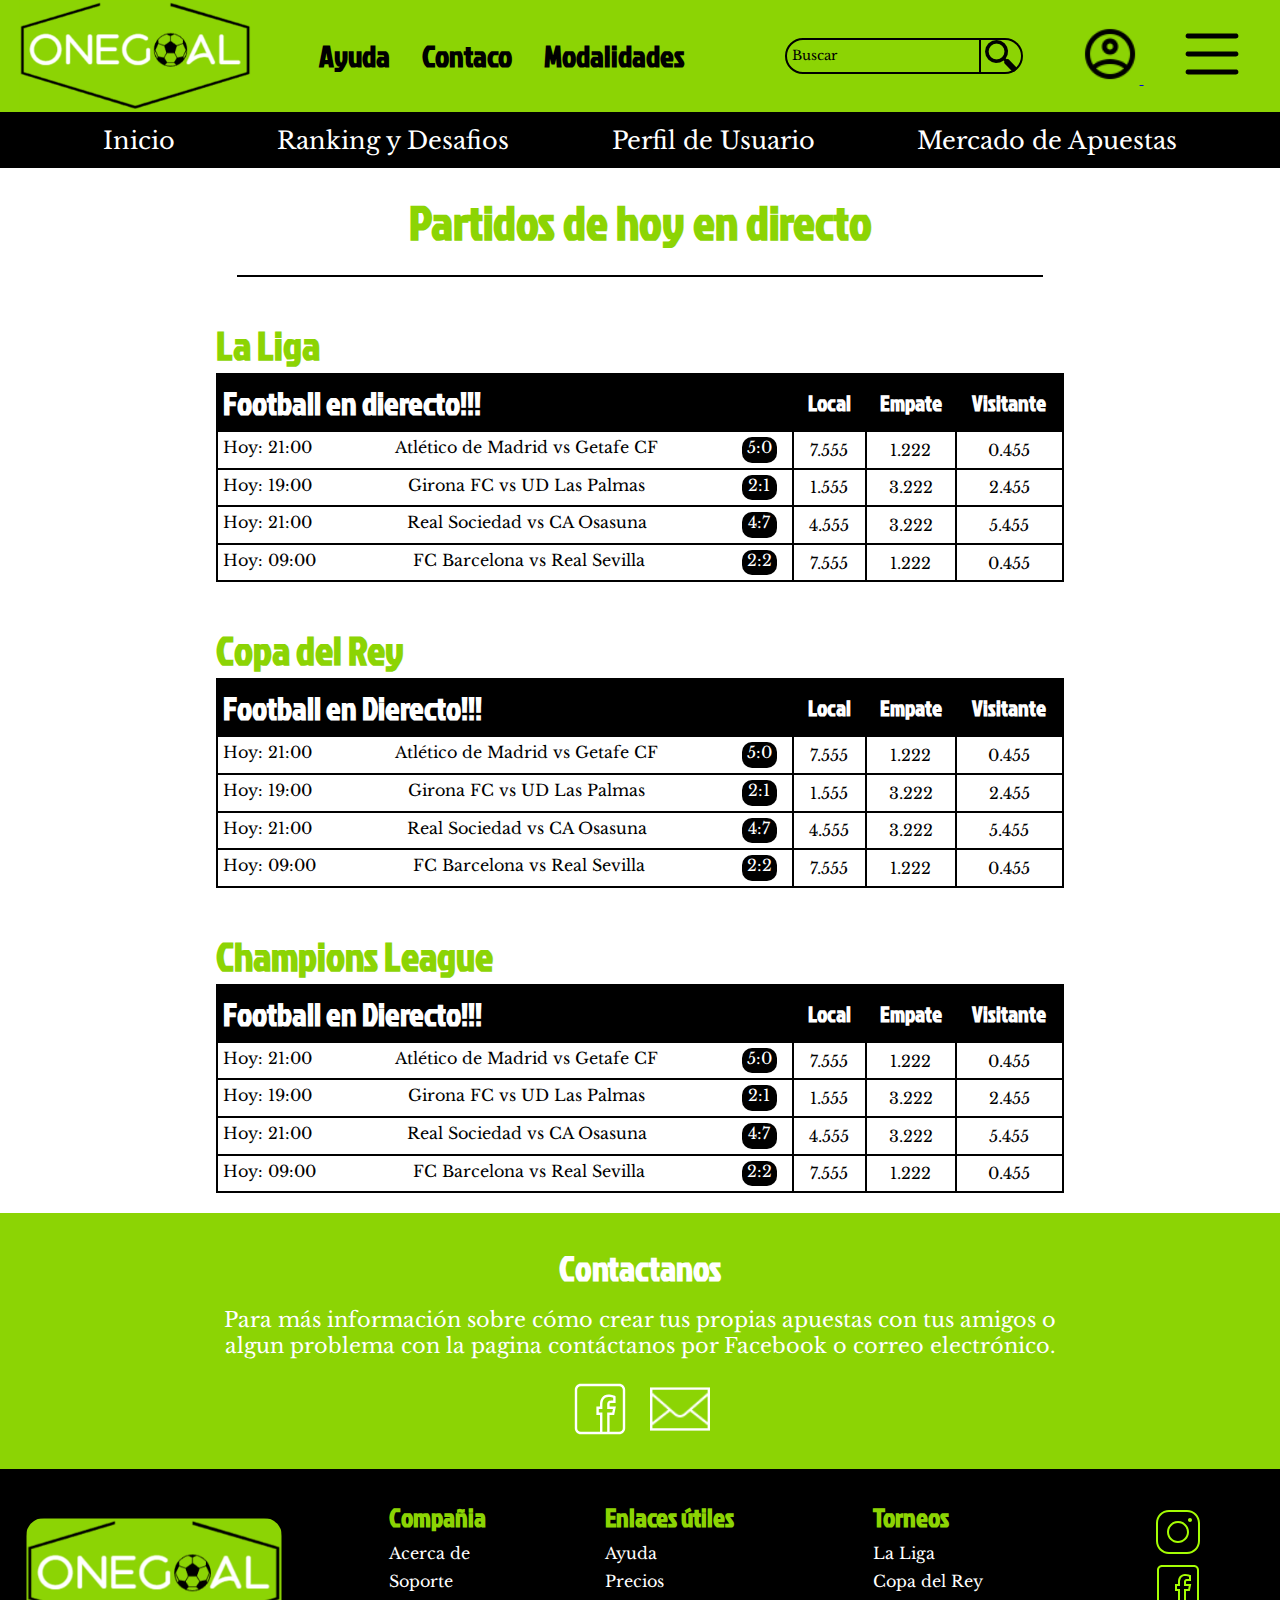
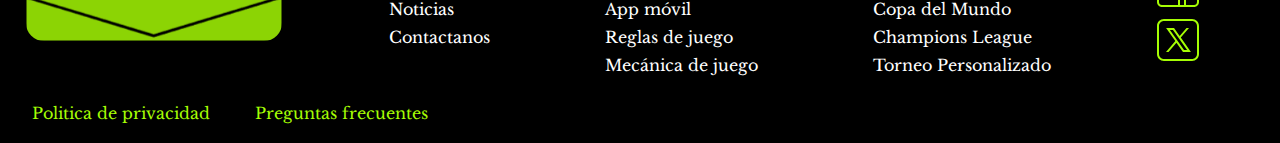
<file: App/apuestas.html>
<!DOCTYPE html>
<html lang="en">
<head>
    <meta charset="UTF-8">
    <meta name="viewport" content="width=device-width, initial-scale=1.0">
    <title>Mercado de apuestas</title>
    <link rel="stylesheet" href="css/styleApuestsa.css">
</head>
<body>

<header class="Cabecera">
    <img src="img/logo.PNG" alt="logo__onegool__header" class="Cabecera__img">

    <div class="Cabecera__div__links">
        <a href="#">Ayuda</a>
        <a href="#">Contaco</a>
        <a href="#">Modalidades</a>
    </div>
    
    <div class="Cabecera__div__buscador">
        <input type="text" class="Cabecera__buscador" placeholder="Buscar" />
        <button type="submit" class="Cabecera__button">
            <img src="img/ICONOS/Lupa.png" alt="busqueda-de-lupa">
        </button>
    </div>

    <div class="Cabecera__div__icon">
        <a href="registro.html" class="Cabecera__a__icon">
            <img src="img/ICONOS/User-negre-verde2.png" alt="icono-usuario-header" class="Cabecera__icon">
        </a>
        <a href="#" class="Cabecera__a__icon">
            <img src="img/ICONOS/Menú.svg" alt="icono-menu-header" class="Cabecera__icon">
        </a>
    </div>
</header>

<nav class="menu"  data-animation="bonus">
    <a href="index.html">Inicio</a>
    <a href="ranking.html">Ranking y Desafios</a>
    <a href="usuario.html">Perfil de Usuario</a>
    <a href="apuestas.html">Mercado de Apuestas</a>
</nav>

<div class="cuerpo">
    <h1>Partidos de hoy en directo</h1>
    <hr>
    <div class="principal">
        <h2>La Liga</h2>
        <table>
            <tr>
                <th class="principal__th__titulo">Football en dierecto!!!</th>
                <th class="principal__th__normal">Local</th>
                <th class="principal__th__normal">Empate</th>
                <th class="principal__th__normal">Visitante</th>
            </tr>
            <tr>
                <td class="principal__td__nombre"><p>Hoy: 21:00</p><p>Atlético de Madrid vs Getafe CF</p><p class="principal__td__marcador">5:0</p></td>
                <td>7.555</td>
                <td>1.222</td>
                <td>0.455</td>
            </tr>
            <tr>
                <td class="principal__td__nombre"><p>Hoy: 19:00</p><p>Girona FC vs UD Las Palmas</p><p class="principal__td__marcador">2:1</p></td>
                <td>1.555</td>
                <td>3.222</td>
                <td>2.455</td>
            </tr>
            <tr>
                <td class="principal__td__nombre"><p>Hoy: 21:00</p><p>Real Sociedad vs CA Osasuna</p><p class="principal__td__marcador">4:7</p></td>
                <td>4.555</td>
                <td>3.222</td>
                <td>5.455</td>
            </tr>
            <tr>
                <td class="principal__td__nombre"><p>Hoy: 09:00</p><p>FC Barcelona vs Real Sevilla</p><p class="principal__td__marcador">2:2</p></td>
                <td>7.555</td>
                <td>1.222</td>
                <td>0.455</td>
            </tr>
        </table>
    </div>
    <div class="principal">
        <h2>Copa del Rey</h2>
        <table>
            <tr>
                <th class="principal__th__titulo">Football en Dierecto!!!</th>
                <th class="principal__th__normal">Local</th>
                <th class="principal__th__normal">Empate</th>
                <th class="principal__th__normal">Visitante</th>
            </tr>
            <tr>
                <td class="principal__td__nombre"><p>Hoy: 21:00</p><p>Atlético de Madrid vs Getafe CF</p><p class="principal__td__marcador">5:0</p></td>
                <td>7.555</td>
                <td>1.222</td>
                <td>0.455</td>
            </tr>
            <tr>
                <td class="principal__td__nombre"><p>Hoy: 19:00</p><p>Girona FC vs UD Las Palmas</p><p class="principal__td__marcador">2:1</p></td>
                <td>1.555</td>
                <td>3.222</td>
                <td>2.455</td>
            </tr>
            <tr>
                <td class="principal__td__nombre"><p>Hoy: 21:00</p><p>Real Sociedad vs CA Osasuna</p><p class="principal__td__marcador">4:7</p></td>
                <td>4.555</td>
                <td>3.222</td>
                <td>5.455</td>
            </tr>
            <tr>
                <td class="principal__td__nombre"><p>Hoy: 09:00</p><p>FC Barcelona vs Real Sevilla</p><p class="principal__td__marcador">2:2</p></td>
                <td>7.555</td>
                <td>1.222</td>
                <td>0.455</td>
            </tr>
        </table>
    </div>
    <div class="principal">
        <h2>Champions League</h2>
        <table>
            <tr>
                <th class="principal__th__titulo">Football en Dierecto!!!</th>
                <th class="principal__th__normal">Local</th>
                <th class="principal__th__normal">Empate</th>
                <th class="principal__th__normal">Visitante</th>
            </tr>
            <tr>
                <td class="principal__td__nombre"><p>Hoy: 21:00</p><p>Atlético de Madrid vs Getafe CF</p><p class="principal__td__marcador">5:0</p></td>
                <td>7.555</td>
                <td>1.222</td>
                <td>0.455</td>
            </tr>
            <tr>
                <td class="principal__td__nombre"><p>Hoy: 19:00</p><p>Girona FC vs UD Las Palmas</p><p class="principal__td__marcador">2:1</p></td>
                <td>1.555</td>
                <td>3.222</td>
                <td>2.455</td>
            </tr>
            <tr>
                <td class="principal__td__nombre"><p>Hoy: 21:00</p><p>Real Sociedad vs CA Osasuna</p><p class="principal__td__marcador">4:7</p></td>
                <td>4.555</td>
                <td>3.222</td>
                <td>5.455</td>
            </tr>
            <tr>
                <td class="principal__td__nombre"><p>Hoy: 09:00</p><p>FC Barcelona vs Real Sevilla</p><p class="principal__td__marcador">2:2</p></td>
                <td>7.555</td>
                <td>1.222</td>
                <td>0.455</td>
            </tr>
        </table>
    </div>
</div>

<div class="contactanos">
    <h2>Contactanos</h2>
    <p>Para más información sobre cómo crear tus propias apuestas con tus amigos o algun problema con la pagina contáctanos por Facebook o correo electrónico.</p>
    <div>
        <a href="#" class="contactanos__a__icon">
            <img src="img/ICONOS/Facebook-blanco-verde2.svg" alt="Facebook" class="contactanos__icon">
        </a>
        <a href="#" class="contactanos__a__icon">
            <img src="img/ICONOS/Mail.png" alt="Mail" class="contactanos__icon">
        </a>
    </div>
</div>

<footer>
    <div class="footer__contenido" id="links">
        <div class="footer__contenido__img">
            <img src="img/logo.PNG" alt="logo__onegool__header" class="footer__img">
        </div>

        <div class="footer__contenido__links">
            <div class="footer__contenido__links__footer__section footer__contenido__links__destacados">
                <h3>Compañia</h3>
                <a href="#">Acerca de</a>
                <a href="#">Soporte</a>
                <a href="#">Noticias</a>
                <a href="#">Contactanos</a>
            </div>
            <div class="footer__contenido__links__footer__section footer__contenido__links__destacados">
                <h3>Enlaces útiles</h3>
                <a href="#">Ayuda</a>
                <a href="#">Precios</a>
                <a href="#">App móvil</a>
                <a href="#">Reglas de juego</a>
                <a href="#">Mecánica de juego</a>
            </div>
            <div class="footer__contenido__links__footer__section footer__contenido__links__destacados">
                <h3>Torneos</h3>
                <a href="#">La Liga</a>
                <a href="#">Copa del Rey</a>
                <a href="#">Copa del Mundo</a>
                <a href="#">Champions League</a>
                <a href="#">Torneo Personalizado</a>
            </div>
        </div>

        <div class="footer__contenido__social">
            <a href="#" class="footer__a__icon">
                <img src="img/ICONOS/Instagram.svg" alt="Instagram" class="footer_icon">
            </a>
            <a href="#" class="footer__a__icon">
                <img src="img/ICONOS/Facebook-verde-negro.svg" alt="Facebook" class="footer_icon">
            </a>
            <a href="#" class="footer__a__icon">
                <img src="img/ICONOS/Twitterx.svg" alt="Twitterx" class="footer_icon">
            </a>
        </div>        
    </div>

    <div class="footer__end">
        <a href="#">Politica de privacidad</a>
        <a href="#">Preguntas frecuentes</a>
    </div>
</footer>
</body>
</file>
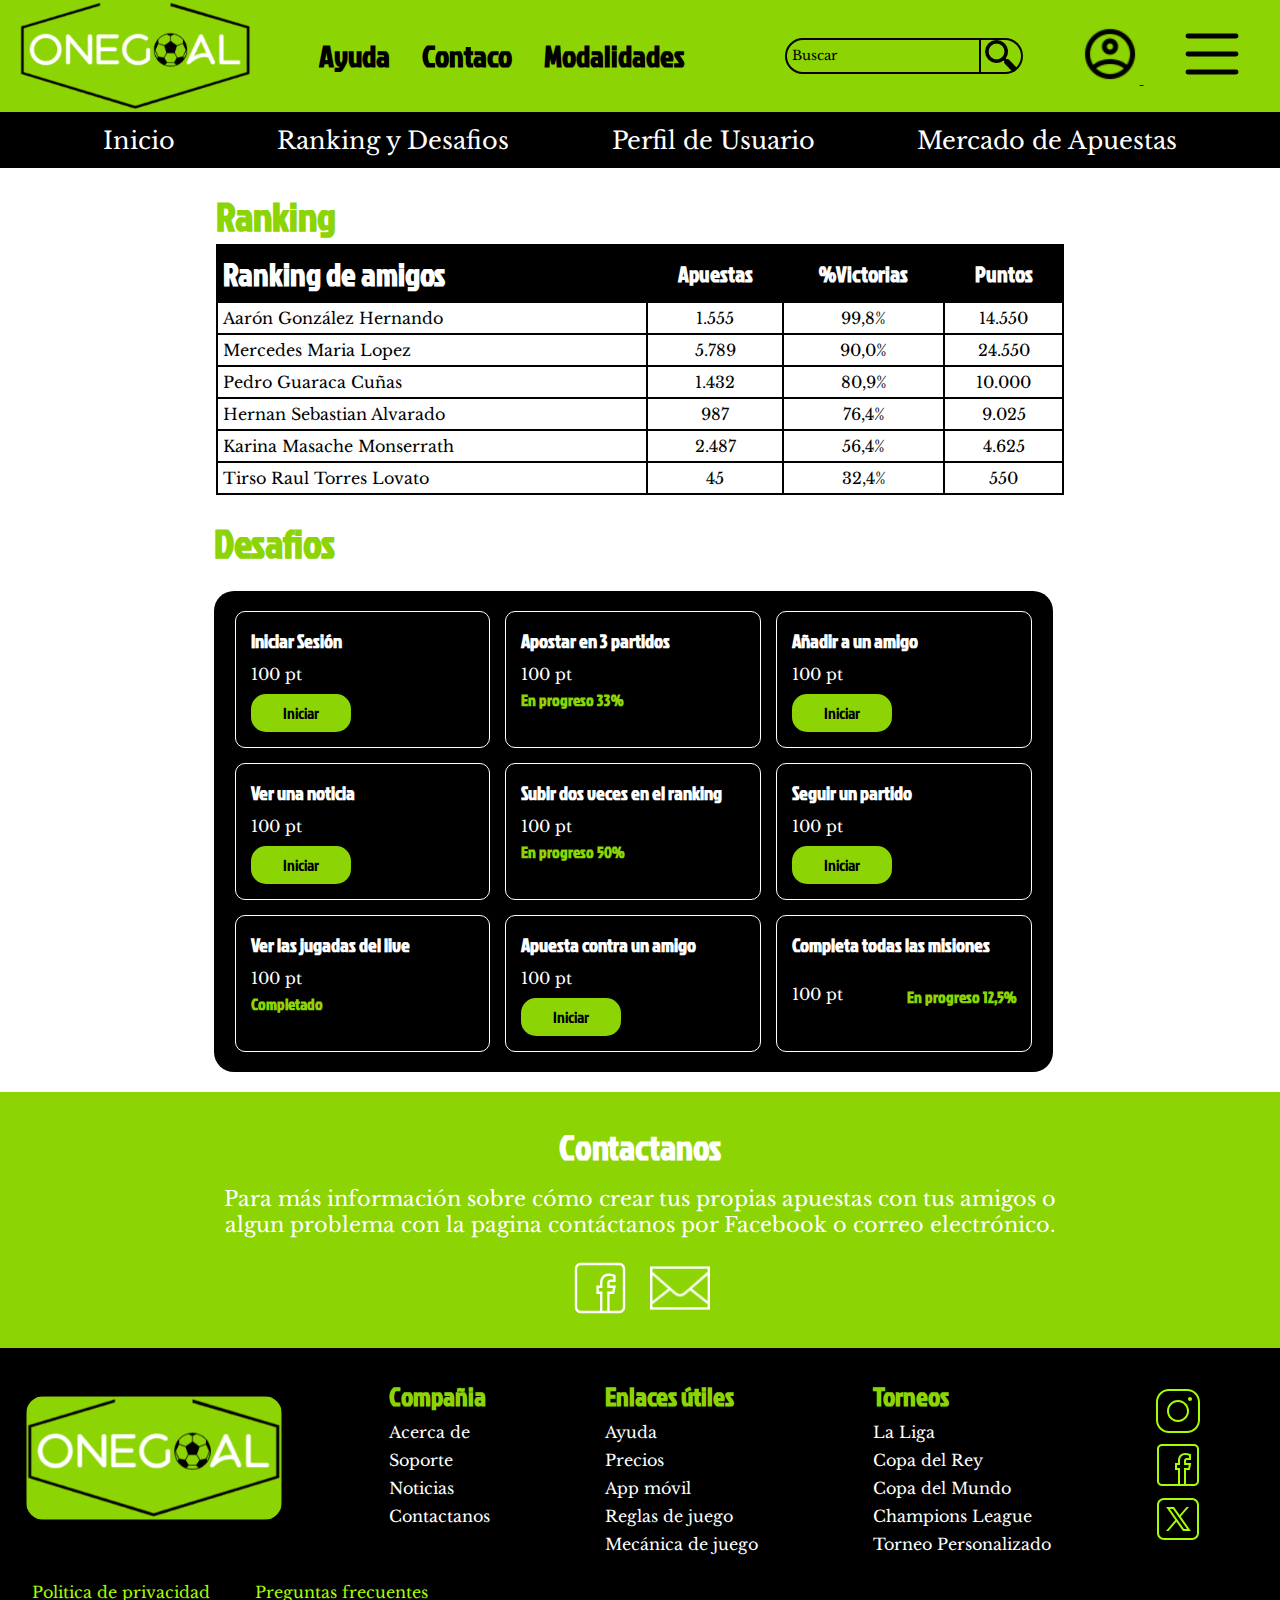
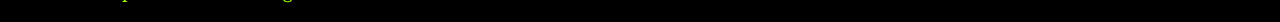
<file: App/ranking.html>
<!DOCTYPE html>
<html lang="en">
<head>
    <meta charset="UTF-8">
    <meta name="viewport" content="width=device-width, initial-scale=1.0">
    <title>Ranking y Desafios</title>
    <link rel="stylesheet" href="css/styleRanking.css">
</head>
<body>
<header class="Cabecera">
    <img src="img/logo.PNG" alt="logo__onegool__header" class="Cabecera__img">

    <div class="Cabecera__div__links">
        <a href="#">Ayuda</a>
        <a href="#">Contaco</a>
        <a href="#">Modalidades</a>
    </div>
    
    <div class="Cabecera__div__buscador">
        <input type="text" class="Cabecera__buscador" placeholder="Buscar" />
        <button type="submit" class="Cabecera__button">
            <img src="img/ICONOS/Lupa.png" alt="busqueda-de-lupa">
        </button>
    </div>

    <div class="Cabecera__div__icon">
        <a href="registro.html" class="Cabecera__a__icon">
            <img src="img/ICONOS/User-negre-verde2.png" alt="icono-usuario-header" class="Cabecera__icon">
        </a>
        <a href="#" class="Cabecera__a__icon">
            <img src="img/ICONOS/Menú.svg" alt="icono-menu-header" class="Cabecera__icon">
        </a>
    </div>
</header>

<nav class="menu"  data-animation="bonus">
    <a href="index.html">Inicio</a>
    <a href="ranking.html">Ranking y Desafios</a>
    <a href="usuario.html">Perfil de Usuario</a>
    <a href="apuestas.html">Mercado de Apuestas</a>
</nav>

<div class="cuerpo">
    <div class="ranking">
        <h2>Ranking</h2>
        <table>
            <tr>
                <th class="ranking__th__titulo">Ranking de amigos</th>
                <th class="ranking__th__normal">Apuestas</th>
                <th class="ranking__th__normal">%Victorias</th>
                <th class="ranking__th__normal">Puntos</th>
            </tr>
            <tr>
                <td class="ranking__td__nombre">Aarón González Hernando</td>
                <td>1.555</td>
                <td>99,8%</td>
                <td>14.550</td>
            </tr>
            <tr>
                <td class="ranking__td__nombre">Mercedes Maria Lopez</td>
                <td>5.789</td>
                <td>90,0%</td>
                <td>24.550</td>
            </tr>
            <tr>
                <td class="ranking__td__nombre">Pedro Guaraca Cuñas</td>
                <td>1.432</td>
                <td>80,9%</td>
                <td>10.000</td>
            </tr>
            <tr>
                <td class="ranking__td__nombre">Hernan Sebastian Alvarado</td>
                <td>987</td>
                <td>76,4%</td>
                <td>9.025</td>
            </tr>
            <tr>
                <td class="ranking__td__nombre">Karina Masache Monserrath</td>
                <td>2.487</td>
                <td>56,4%</td>
                <td>4.625</td>
            </tr>
            <tr>
                <td class="ranking__td__nombre">Tirso Raul Torres Lovato</td>
                <td>45</td>
                <td>32,4%</td>
                <td>550</td>
            </tr>
        </table>
    </div>

    <div class="desafios">
        <h2 class="desafios__titulo__principal">Desafios</h2>
        <div class="desafios__rectangulo">
            <div class="desafio">
                <h2>Iniciar Sesión</h2>
                <div class="desafio__footer">
                    <p>100 pt</p>
                    <button>Iniciar</button>
                </div>
            </div>
    
            <div class="desafio">
                <h2>Apostar en 3 partidos</h2>
                <div class="desafio__footer">
                    <p>100 pt</p>
                    <h3>En progreso 33%</h3>
                </div>
            </div>
    
            <div class="desafio">
                <h2>Añadir a un amigo</h2>
                <div class="desafio__footer">
                    <p>100 pt</p>
                    <button>Iniciar</button>
                </div>
            </div>
    
            <div class="desafio">
                <h2>Ver una noticia</h2>
                <div class="desafio__footer">
                    <p>100 pt</p>
                    <button>Iniciar</button>
                </div>
            </div>
    
            <div class="desafio">
                <h2>Subir dos veces en el ranking</h2>
                <div class="desafio__footer">
                    <p>100 pt</p>
                    <h3>En progreso 50%</h3>
                </div>
            </div>
    
            <div class="desafio">
                <h2>Seguir un partido</h2>
                <div class="desafio__footer">
                    <p>100 pt</p>
                    <button>Iniciar</button>
                </div>
            </div>
    
            <div class="desafio">
                <h2>Ver las jugadas del live</h2>
                <div class="desafio__footer">
                    <p>100 pt</p>
                    <h3>Completado</h3>
                </div>
            </div>
    
            <div class="desafio">
                <h2>Apuesta contra un amigo</h2>
                <div class="desafio__footer">
                    <p>100 pt</p>
                    <button>Iniciar</button>
                </div>
            </div>
    
            <div class="desafio">
                <h2>Completa todas las misiones</h2>
                <div class="desafio__lineaInferior">
                    <p>100 pt</p>
                    <h3>En progreso 12,5%</h3>
                </div>
            </div>
        </div>
    </div>

</div>

<div class="contactanos">
    <h2>Contactanos</h2>
    <p>Para más información sobre cómo crear tus propias apuestas con tus amigos o algun problema con la pagina contáctanos por Facebook o correo electrónico.</p>
    <div>
        <a href="#" class="contactanos__a__icon">
            <img src="img/ICONOS/Facebook-blanco-verde2.svg" alt="Facebook" class="contactanos__icon">
        </a>
        <a href="#" class="contactanos__a__icon">
            <img src="img/ICONOS/Mail.png" alt="Mail" class="contactanos__icon">
        </a>
    </div>
</div>

<footer>
    <div class="footer__contenido" id="links">
        <div class="footer__contenido__img">
            <img src="img/logo.PNG" alt="logo__onegool__header" class="footer__img">
        </div>

        <div class="footer__contenido__links">
            <div class="footer__contenido__links__footer__section footer__contenido__links__destacados">
                <h3>Compañia</h3>
                <a href="#">Acerca de</a>
                <a href="#">Soporte</a>
                <a href="#">Noticias</a>
                <a href="#">Contactanos</a>
            </div>
            <div class="footer__contenido__links__footer__section footer__contenido__links__destacados">
                <h3>Enlaces útiles</h3>
                <a href="#">Ayuda</a>
                <a href="#">Precios</a>
                <a href="#">App móvil</a>
                <a href="#">Reglas de juego</a>
                <a href="#">Mecánica de juego</a>
            </div>
            <div class="footer__contenido__links__footer__section footer__contenido__links__destacados">
                <h3>Torneos</h3>
                <a href="#">La Liga</a>
                <a href="#">Copa del Rey</a>
                <a href="#">Copa del Mundo</a>
                <a href="#">Champions League</a>
                <a href="#">Torneo Personalizado</a>
            </div>
        </div>

        <div class="footer__contenido__social">
            <a href="#" class="footer__a__icon">
                <img src="img/ICONOS/Instagram.svg" alt="Instagram" class="footer_icon">
            </a>
            <a href="#" class="footer__a__icon">
                <img src="img/ICONOS/Facebook-verde-negro.svg" alt="Facebook" class="footer_icon">
            </a>
            <a href="#" class="footer__a__icon">
                <img src="img/ICONOS/Twitterx.svg" alt="Twitterx" class="footer_icon">
            </a>
        </div>        
    </div>

    <div class="footer__end">
        <a href="#">Politica de privacidad</a>
        <a href="#">Preguntas frecuentes</a>
    </div>
</footer>

</body>
</file>
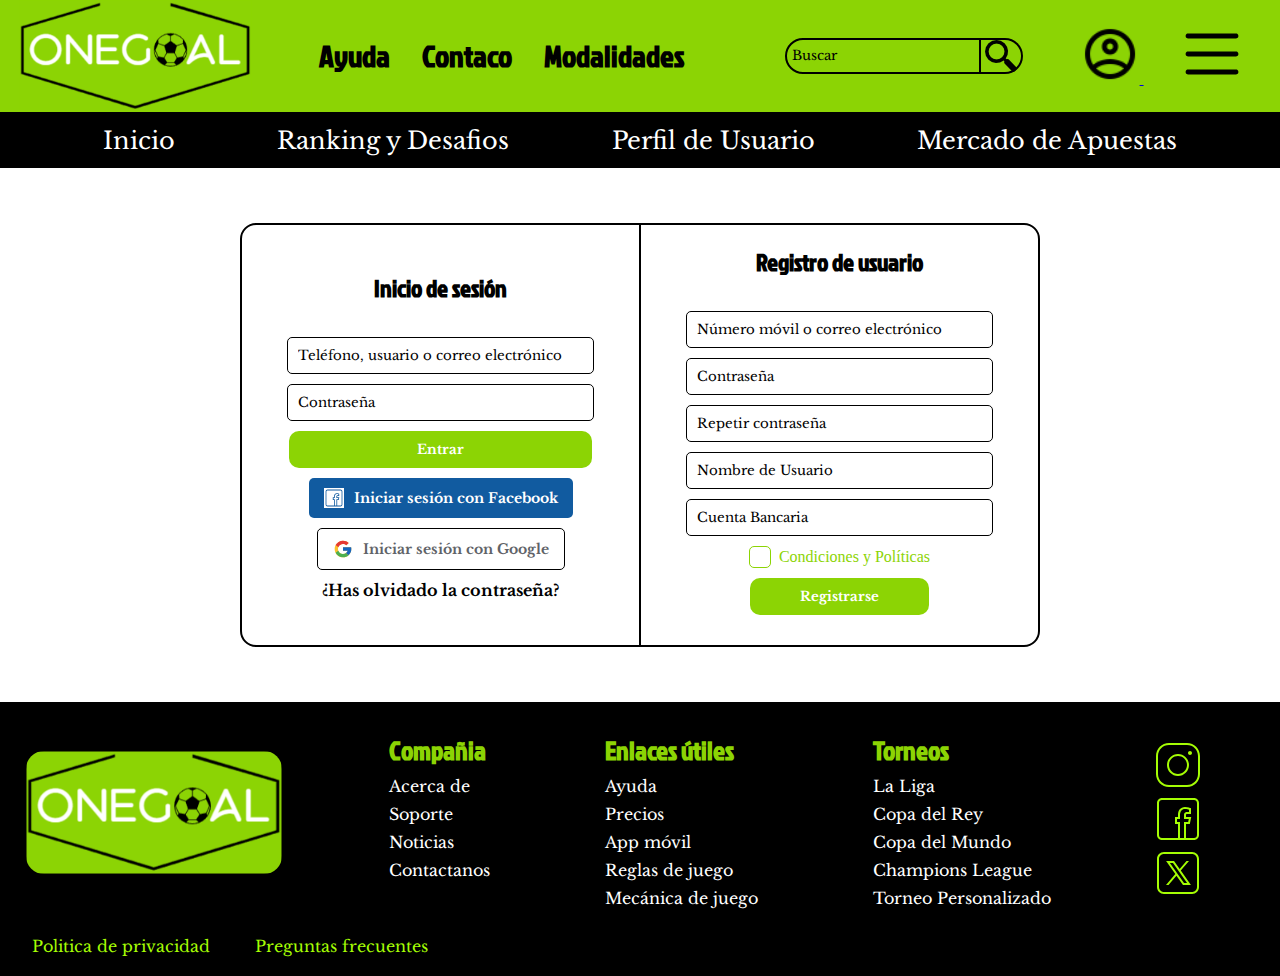
<file: App/registro.html>
<!DOCTYPE html>
<html lang="en">
<head>
    <meta charset="UTF-8">
    <meta name="viewport" content="width=device-width, initial-scale=1.0">
    <title>Registro de usuario</title>
    <link rel="stylesheet" href="css/styleRegistro.css">
</head>
<body>
<header class="Cabecera">
    <img src="img/logo.PNG" alt="logo__onegool__header" class="Cabecera__img">

    <div class="Cabecera__div__links">
        <a href="#">Ayuda</a>
        <a href="#">Contaco</a>
        <a href="#">Modalidades</a>
    </div>
    
    <div class="Cabecera__div__buscador">
        <input type="text" class="Cabecera__buscador" placeholder="Buscar" />
        <button type="submit" class="Cabecera__button">
            <img src="img/ICONOS/Lupa.png" alt="busqueda-de-lupa">
        </button>
    </div>

    <div class="Cabecera__div__icon">
        <a href="registro.html" class="Cabecera__a__icon">
            <img src="img/ICONOS/User-negre-verde2.png" alt="icono-usuario-header" class="Cabecera__icon">
        </a>
        <a href="#" class="Cabecera__a__icon">
            <img src="img/ICONOS/Menú.svg" alt="icono-menu-header" class="Cabecera__icon">
        </a>
    </div>
</header>

<nav class="menu"  data-animation="bonus">
    <a href="index.html">Inicio</a>
    <a href="ranking.html">Ranking y Desafios</a>
    <a href="usuario.html">Perfil de Usuario</a>
    <a href="apuestas.html">Mercado de Apuestas</a>
</nav>

<div class="cuerpo">
    <div class="cuerpo__Flex">
        <div class="cuerpo__Flex__login">
            <h2>Inicio de sesión</h2>
            <input type="text" placeholder="Teléfono, usuario o correo electrónico">
            <input type="password" placeholder="Contraseña">
            <button class="btn"><a class="cuerpo__Flex__a" href="usuario.html">Entrar</a></button>
            <div class="cuerpo__Flex__login__facebook">
                <img src="img/ICONOS/Facebook-azul-blanco.svg" alt="Facebook logo">
                <a href="#">Iniciar sesión con Facebook</a>
            </div>
            <div class="cuerpo__Flex__login__google">
                <img src="img/ICONOS/Google.svg" alt="Google logo">
                <a href="#">Iniciar sesión con Google</a>
            </div>
            <a class="cuerpo__Flex__login__a" href="#">¿Has olvidado la contraseña?</a>
        </div>
        <div class="cuerpo__Flex__register">
            <h2>Registro de usuario</h2>
            <input type="text" placeholder="Número móvil o correo electrónico">
            <input type="password" placeholder="Contraseña">
            <input type="password" placeholder="Repetir contraseña">
            <input type="text" placeholder="Nombre de Usuario">
            <input type="text" placeholder="Cuenta Bancaria">
            <div class="cuerpo__Flex__register__checkbox">
                <input type="checkbox">
                <p>Condiciones y Políticas</p>    
            </div>
            <button><a class="cuerpo__Flex__a" href="usuario.html">Registrarse</a></button>
        </div>
    </div>
</div>

<footer>
    <div class="footer__contenido" id="links">
        <div class="footer__contenido__img">
            <img src="img/logo.PNG" alt="logo__onegool__header" class="footer__img">
        </div>

        <div class="footer__contenido__links">
            <div class="footer__contenido__links__footer__section footer__contenido__links__destacados">
                <h3>Compañia</h3>
                <a href="#">Acerca de</a>
                <a href="#">Soporte</a>
                <a href="#">Noticias</a>
                <a href="#">Contactanos</a>
            </div>
            <div class="footer__contenido__links__footer__section footer__contenido__links__destacados">
                <h3>Enlaces útiles</h3>
                <a href="#">Ayuda</a>
                <a href="#">Precios</a>
                <a href="#">App móvil</a>
                <a href="#">Reglas de juego</a>
                <a href="#">Mecánica de juego</a>
            </div>
            <div class="footer__contenido__links__footer__section footer__contenido__links__destacados">
                <h3>Torneos</h3>
                <a href="#">La Liga</a>
                <a href="#">Copa del Rey</a>
                <a href="#">Copa del Mundo</a>
                <a href="#">Champions League</a>
                <a href="#">Torneo Personalizado</a>
            </div>
        </div>

        <div class="footer__contenido__social">
            <a href="#" class="footer__a__icon">
                <img src="img/ICONOS/Instagram.svg" alt="Instagram" class="footer_icon">
            </a>
            <a href="#" class="footer__a__icon">
                <img src="img/ICONOS/Facebook-verde-negro.svg" alt="Facebook" class="footer_icon">
            </a>
            <a href="#" class="footer__a__icon">
                <img src="img/ICONOS/Twitterx.svg" alt="Twitterx" class="footer_icon">
            </a>
        </div>        
    </div>

    <div class="footer__end">
        <a href="#">Politica de privacidad</a>
        <a href="#">Preguntas frecuentes</a>
    </div>
</footer>

</body>
</file>
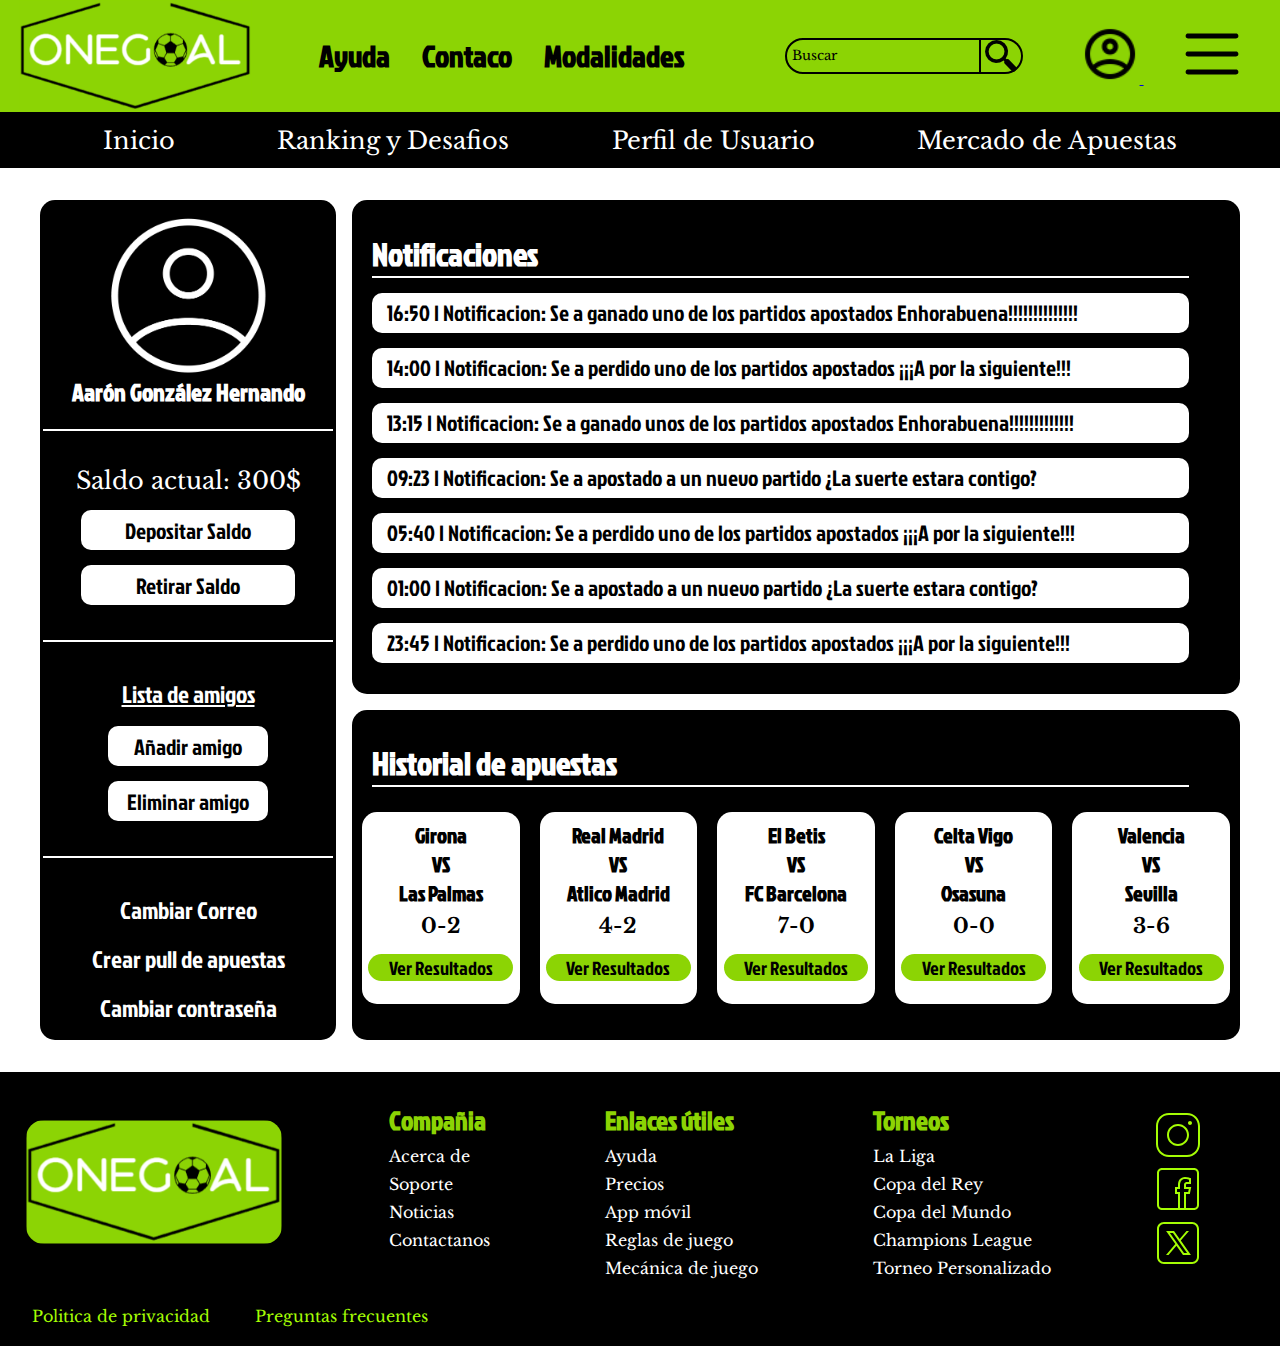
<file: App/usuario.html>
<!DOCTYPE html>
<html lang="en">
<head>
    <meta charset="UTF-8">
    <meta name="viewport" content="width=device-width, initial-scale=1.0">
    <title>Perfil de Usuario</title>
    <link rel="stylesheet" href="css/styleUsuario.css">
</head>
<body>

<header class="Cabecera">
    <img src="img/logo.PNG" alt="logo__onegool__header" class="Cabecera__img">

    <div class="Cabecera__div__links">
        <a href="#">Ayuda</a>
        <a href="#">Contaco</a>
        <a href="#">Modalidades</a>
    </div>
    
    <div class="Cabecera__div__buscador">
        <input type="text" class="Cabecera__buscador" placeholder="Buscar" />
        <button type="submit" class="Cabecera__button">
            <img src="img/ICONOS/Lupa.png" alt="busqueda-de-lupa">
        </button>
    </div>

    <div class="Cabecera__div__icon">
        <a href="registro.html" class="Cabecera__a__icon">
            <img src="img/ICONOS/User-negre-verde2.png" alt="icono-usuario-header" class="Cabecera__icon">
        </a>
        <a href="#" class="Cabecera__a__icon">
            <img src="img/ICONOS/Menú.svg" alt="icono-menu-header" class="Cabecera__icon">
        </a>
    </div>
</header>

<nav class="menu"  data-animation="bonus">
    <a href="index.html">Inicio</a>
    <a href="ranking.html">Ranking y Desafios</a>
    <a href="usuario.html">Perfil de Usuario</a>
    <a href="apuestas.html">Mercado de Apuestas</a>
</nav>

<div class="cuerpo">

    <div class="cuerpo__container">
        <div class="cuerpo__opcionesUsuario">
            <div class="cuerpo__opcionesUsuario__user">
                <img src="img/ICONOS/User-blanco-negro.PNG" alt="User">
                <h2>Aarón González Hernando</h2>
            </div>
            <hr class="cuerpo__opcionesUsuario__linea">
            <div class="cuerpo__opcionesUsuario__saldo">
                <p>Saldo actual: 300$</p>
                <button>Depositar Saldo</button>
                <button>Retirar Saldo</button>
            </div>
            <hr class="cuerpo__opcionesUsuario__linea">
            <div class="cuerpo__opcionesUsuario__amigos">
                <a href="#">Lista de amigos</a>
                <button>Añadir amigo</button>
                <button>Eliminar amigo</button>
            </div>
            <hr class="cuerpo__opcionesUsuario__linea">
            <div class="cuerpo__opcionesUsuario__opciones">
                <a href="#">Cambiar Correo</a>
                <a href="#">Crear pull de apuestas</a>
                <a href="#">Cambiar contraseña</a>
            </div>
        </div>
    
        <div class="cuerpo__notificaciones">
            <h2>Notificaciones</h2>
            <hr class="cuerpo__notificaciones__linea">
            <button>16:50 | Notificacion: Se a ganado uno de los partidos apostados Enhorabuena!!!!!!!!!!!!!!</button>
            <button>14:00 | Notificacion: Se a perdido uno de los partidos apostados ¡¡¡A por la siguiente!!!</button>
            <button>13:15 | Notificacion: Se a ganado unos de los partidos apostados Enhorabuena!!!!!!!!!!!!!</button>
            <button>09:23 | Notificacion: Se a apostado a un nuevo partido ¿La suerte estara contigo?</button>
            <button>05:40 | Notificacion: Se a perdido uno de los partidos apostados ¡¡¡A por la siguiente!!!</button>
            <button>01:00 | Notificacion: Se a apostado a un nuevo partido ¿La suerte estara contigo?</button>
            <button>23:45 | Notificacion: Se a perdido uno de los partidos <span class="letras__desaparecer">apostados ¡¡¡A por la siguiente!!!</span> </button>
        </div>
    
        <div class="cuerpo__historialApuestas">
            <h2>Historial de apuestas</h2>
            <hr class="cuerpo__historialApuestas__linea">
            <div class="cuerpo__historialApuestas__apuestas">
                <div class="cuerpo__historialApuestas__apuesta">
                    <h3>Girona<br>VS<br>Las Palmas</h3>
                    <p>0-2</p>
                    <button>Ver Resultados</button>
                </div>
                <div class="cuerpo__historialApuestas__apuesta">
                    <h3>Real Madrid<br>VS<br>Atlico Madrid</h3>
                    <p>4-2</p>
                    <button>Ver Resultados</button>
                </div>
                <div class="cuerpo__historialApuestas__apuesta">
                    <h3>El Betis<br>VS<br>FC Barcelona</h3>
                    <p>7-0</p>
                    <button>Ver Resultados</button>
                </div>
                <div class="cuerpo__historialApuestas__apuesta">
                    <h3>Celta Vigo<br>VS<br>Osasuna</h3>
                    <p>0-0</p>
                    <button>Ver Resultados</button>
                </div>
                <div class="cuerpo__historialApuestas__apuesta">
                    <h3>Valencia<br>VS<br>Sevilla</h3>
                    <p>3-6</p>
                    <button>Ver Resultados</button>
                </div>
            </div>
        </div>
    </div>

</div>

<footer>
    <div class="footer__contenido" id="links">
        <div class="footer__contenido__img">
            <img src="img/logo.PNG" alt="logo__onegool__header" class="footer__img">
        </div>

        <div class="footer__contenido__links">
            <div class="footer__contenido__links__footer__section footer__contenido__links__destacados">
                <h3>Compañia</h3>
                <a href="#">Acerca de</a>
                <a href="#">Soporte</a>
                <a href="#">Noticias</a>
                <a href="#">Contactanos</a>
            </div>
            <div class="footer__contenido__links__footer__section footer__contenido__links__destacados">
                <h3>Enlaces útiles</h3>
                <a href="#">Ayuda</a>
                <a href="#">Precios</a>
                <a href="#">App móvil</a>
                <a href="#">Reglas de juego</a>
                <a href="#">Mecánica de juego</a>
            </div>
            <div class="footer__contenido__links__footer__section footer__contenido__links__destacados">
                <h3>Torneos</h3>
                <a href="#">La Liga</a>
                <a href="#">Copa del Rey</a>
                <a href="#">Copa del Mundo</a>
                <a href="#">Champions League</a>
                <a href="#">Torneo Personalizado</a>
            </div>
        </div>

        <div class="footer__contenido__social">
            <a href="#" class="footer__a__icon">
                <img src="img/ICONOS/Instagram.svg" alt="Instagram" class="footer_icon">
            </a>
            <a href="#" class="footer__a__icon">
                <img src="img/ICONOS/Facebook-verde-negro.svg" alt="Facebook" class="footer_icon">
            </a>
            <a href="#" class="footer__a__icon">
                <img src="img/ICONOS/Twitterx.svg" alt="Twitterx" class="footer_icon">
            </a>
        </div>        
    </div>

    <div class="footer__end">
        <a href="#">Politica de privacidad</a>
        <a href="#">Preguntas frecuentes</a>
    </div>
</footer>
</body>
</file>
<file: css/styleIndex.css>
/*importaciones */
@import url('https://fonts.googleapis.com/css2?family=Jockey+One&display=swap'); /*font-family: "Jockey One", serif;*/
@import url('https://fonts.googleapis.com/css2?family=Libre+Baskerville:ital,wght@0,400;0,700;1,400&display=swap'); /*font-family: "Libre Baskerville", serif;*/

@keyframes fadeIn {
    from {
        opacity: 0;
        transform: translateY(10px);
    }
    to {
        opacity: 1;
        transform: translateY(0);
    }
}

/*Colores de la pagina web*/
:root {
    --color_verde1: #A5FD04;
    --color_verde2: #8CD404;
    --color_verde3: #3E5D04;
    --color_azul: #115BA0;
    --blanco: white;
    --black: black;
}

*{
    margin: 0;
    padding: 0;
}

/*Clase para ocultar cosas*/
.Desaparcer{
  display: none;
}

.fade-in {
    opacity: 20%;
    animation: fadeIn 1.8s ease-out forwards;
}

body{
    margin: 0 auto;
}
/*__________________________________________________________CABECERA____________________________________________________*/
.Cabecera{
    display: flex;
    justify-content: space-around;
    align-items: center;
    background-color: var(--color_verde2);
    width: 100%;
    height: 7rem;
}

/*estilos de la img de la cabecera*/
.Cabecera__img{
    height: 7rem;
    width: auto;
}

/*estilos de los enlaces de la cabecera*/
.Cabecera__div__links {
    display: flex;
    justify-content: space-around;
    align-items: center;
    padding-left: 30px;
    padding-right: 30px;
}

.Cabecera__div__links a{
    color: var(--black);
    text-decoration: none;
    font-size: 1.5rem;
    font-family: "Jockey One", serif;
    font-size: 30px;
    font-weight: bold;
    margin-right: 2rem;
    margin-right: 2rem;
}

/*estilos del buscador de la cabecera */
.Cabecera__div__buscador{
    display: flex;
    justify-content: center;
    align-items: center;
    border-radius: 20px;
}

.Cabecera__div__buscador:hover {
    box-shadow: 0 0 20px 10px var(--color_verde1);
}

/*estilos del buscador de la cabecera input*/
.Cabecera__buscador{
    outline: none;
    background-color: var(--color_verde2);
    border: 2.5px solid var(--black);
    height: 2.0rem;
    width: 12rem;
    border-radius: 20px 0 0 20px;
}
.Cabecera__buscador::placeholder {
    padding-left: 5px;
    color: black;
    font-family: "Libre Baskerville", serif;
}

/*estilos de el buscador de la cabecera boton*/
.Cabecera__button{
    cursor: pointer;
    background-color: var(--color_principal);
    border: 2.5px solid var(--black);
    border-left: none;
    width: 2.6rem;
    height: 2.2rem;
    border-radius: 0 20px 20px 0;
}

/*estilos de los iconos de la cabecera*/
.Cabecera__a__icon {
    margin-right: 1.2rem;
    margin-left: 1.2rem;
}

.Cabecera__icon {
    width: 60px;
    height: 60px;
}

/*__________________________________________________________MENU______________________________________________________*/
.menu{
    display: flex;
    justify-content: space-evenly;
    align-items: center;
    width: 100%;
    height: 3.5rem;
    background-color: var(--black);
    position: sticky; 
    top: 0; 
    z-index: 1;
}
/*estilo de los elementos a del menu*/
.menu a{
    color: var(--blanco);
    text-decoration: none;
    font-size: 1.5rem;
    font-family: "Libre Baskerville", serif;
    position: relative;
}
.menu a:hover{
    color: var(--color_verde1);
}

/* Efecto animation barra menu linea */
.menu[data-animation="bonus"] a::before {
    content: '';
    position: absolute;
    bottom: 0;
    width: 100%;
    height: 2px;
    background-color: var(--color_verde1);
    transform-origin: right;
    transform: scaleX(0);
    transition: transform 0.5s ease-in-out;
}

.menu[data-animation="bonus"] a:hover::before {
    transform-origin: left;
    transform: scaleX(1);
    transition-timing-function: cubic-bezier(0.2, 1, 0.82, 0.94);
}


/*____________________________________________________________________Estilos del cuerpo________________________________________________________________*/

/*Estilos de la imagen principal*/
.index__ImgPrincipal {
    position: relative;
    display: flex;
    justify-content: center;
    align-items: center;
    width: 100%;
}

.index__ImgPrincipal img {
    padding-top: 15px;
    padding-bottom: 15px;
    width: 85%;
}

.index__ImgPrincipal__TextoEncima {
    font-family: "Jockey One", serif;
    color: var(--color_verde1);
    text-align: center;
    font-size: 3.5rem;
    max-width: 16rem;
    font-weight: bold;
    position: absolute;
    top: 28%;
    left: 50%;
    transform: translate(-50%, -50%);
    text-shadow: 2px 2px 4px rgba(0, 0, 0, 0.7);
    -webkit-text-stroke: 0.1px black;
}

/*estilos de OneGoal*/

.index__QueEsOneGoal{
    padding-top: 2rem;
    padding-bottom: 2rem;
    display: grid;
    grid-template-columns: repeat(4,1fr);
    grid-template-rows: repeat(1fr, 0.15fr, 0.25fr, 1fr);
    gap: 2rem;
    padding-left: 15%;
    width: 70%;

}

.index__QueEsOneGoal h2{
    font-family: "Jockey One", serif;
    font-size: 3rem;
    text-shadow: 1px 1px 2px rgba(0, 0, 0, 0.5);
}
.resaltado{
    color: var(--color_verde3);
    text-shadow: 1px 1px 2px rgba(0, 0, 0, 0.5);
    -webkit-text-stroke: 0.8px black;
}

.index__QueEsOneGoal__Titulo{
    grid-row: 1/1;
    grid-column: 1/3;
}
.index__QueEsOneGoal__Contenido__1{
  grid-row: 2/5;
  grid-column: 1/3;
}
.index__QueEsOneGoal__Contenido__2__div__1{
    grid-row: 1/3;
    grid-column: 3/3;
}
.index__QueEsOneGoal__Contenido__2__div__2{
    grid-row: 1/3;
    grid-column: 4/4;
}
.index__QueEsOneGoal__Contenido__2__div__3{
    grid-row: 3/5;
    grid-column: 3/3;
}
.index__QueEsOneGoal__Contenido__2__div__4{
    grid-row: 3/5;
    grid-column: 4/4;
}

.index__QueEsOneGoal__Contenido__1 p{
    font-family: "Libre Baskerville", serif;
    font-weight: bold;
    font-size: 1.4rem;
}

.index__QueEsOneGoal__Contenido__1 button{
    margin-top: 2rem;
    width: 8rem;
    height: 2.4rem;
    color: var(--color_verde3);
    font-family: "Libre Baskerville", serif;
    font-weight: bolder;
    font-size: 1rem;
    border: 2px solid var(--color_verde3);
    border-radius: 16px;
    transition: background-color 0.3s ease-in-out, color 0.3s ease-in-out;
    -webkit-text-stroke: 0.4px black;
    filter: drop-shadow(2px 2px 4px rgba(0, 0, 0, 0.5));
}

.index__QueEsOneGoal__Contenido__1 button:hover{
    cursor: pointer;
    background-color: var(--color_verde3);
    color: var(--black);
    border: 2px solid var(--black);
}

.index__QueEsOneGoal__Contenido__2 h3{
    font-family: "Jockey One", serif;
    font-weight: bolder;
    font-size: 1.4rem;
}

.index__QueEsOneGoal__Contenido__2 p{
    font-family: "Libre Baskerville", serif;
    font-size: 1.4rem;
}


/*estilos de las noticias*/
.index__Noticias{
    display: flex;
    justify-content: center;
    align-items: center;
    flex-direction: column;
    width: 100%;
}

.index__Noticias__Titulo{
    color: var(--black);
    font-size: 3rem;
    font-family: "Jockey One", serif;
    text-decoration: underline;
}

.index__Noticias__Contenido{
    display: flex;
    justify-content: center;
    align-items: center;
    flex-wrap: wrap;
    gap: 20px;
}

.index__Noticia{
    display: flex;
    justify-content: space-between;
    align-items: center;
    flex-direction: column;
    width: 25%;
    height: 400px;
    border: 2px solid var(--black);
    border-radius: 20px;
    -webkit-text-stroke: 0.1px black;
}

.index__Noticia__img{
    width: 100%;
    height: 50%;
    border-bottom: 3px solid var(--black);
}

.index__Noticia__img img{
    width: 100%;
    height: 100%;
    border-radius: 20px 20px 0 0;
}

.index__Noticia__texto{
    display: flex;
    flex-direction: column;
    height: 50%;
    padding: 10px;
}

.index__Noticia__texto h2{
    color: var(--color_verde3);
    font-family: "Jockey One", serif;
    font-size: 1rem;
    font-weight: bold;
}

.index__Noticia__texto p{
    margin-top: 1rem;
    font-family: "Libre Baskerville", serif;
    font-weight: bolder;
    font-size: 1.1rem;
}

.index__Noticia__texto button{
    -webkit-text-stroke: 0.4px black;
    margin-top: 2rem;
    width: 50%;
    height: 2.4rem;
    color: var(--color_verde3);
    font-family: "Libre Baskerville", serif;
    font-weight: bolder;
    font-size: 1rem;
    border: 2px solid var(--color_verde3);
    border-radius: 16px;
    transition: background-color 0.3s ease-in-out, color 0.3s ease-in-out;
    filter: drop-shadow(2px 2px 4px rgba(0, 0, 0, 0.5));
}

.index__Noticia__texto button:hover{
    cursor: pointer;
    background-color: var(--color_verde3);
    color: var(--black);
    border: 2px solid var(--black);
}

/*estilos de la secion la liga*/
.index__LaLiga{
    display: flex;
    justify-content: center;
    align-items: center;
    height: 8rem;
}

.index__LaLiga p{
    display: flex;
    justify-content: center;
    align-items: center;
    font-size: 3rem;
    font-family: "Jockey One", serif;
}

.index__LaLiga img{
    margin-left: 5px;
    width: 10rem;
    height: auto;
}

/*__________________________________________________________CONTACTANOS______________________________________________________*/
.contactanos {
    text-align: center;
    background-color: var(--color_verde3);
    color: var(--blanco);
    padding: 30px;
}

.contactanos h2 {
    text-shadow: 1px 1px 3px rgba(0, 0, 0, 0.7);
    font-size: 2.2rem;
    font-family: "Jockey One", serif;
    margin-bottom: 15px;
}

.contactanos p {
    text-shadow: 1px 1px 3px rgba(0, 0, 0, 0.7);
    font-family: "Libre Baskerville", serif;
    font-size: 1.3rem;
    margin-bottom: 20px;
    max-width: 850px;
    margin-left: auto;
    margin-right: auto;
}

/* estilos de los iconos de contactanos */
.contactanos div {
    display: flex;
    justify-content: center;
    gap: 20px;
}

.contactanos__a__icon {
    display: flex;
    align-items: center;
    justify-content: center;
}

.contactanos__icon {
    width: 60px;
    height: 60px;
    transition: transform 0.3s ease-in-out;
}

.contactanos__icon:hover {
    transform: rotate(10deg);
}

/*__________________________________________________________FOOTER______________________________________________________*/
footer {
    background-color: var(--black);
    color: var(--blanco);
    font-family: 'Libre Baskerville', serif;
    padding: 20px 0;
}

.footer__contenido {
    display: flex;
    justify-content: space-evenly;
    align-items: center;
    text-align: center;
    width: 100%;
}

/* estilos del logo en el footer */
.footer__contenido__img img {
    width: 16rem;
    height: auto;
    margin-bottom: 20px;
    margin-left: 1.5rem;
    border-radius: 20px;
    border: 2px solid var(--black);
}

/* estilos de la sección de enlaces */
.footer__contenido__links {
    display: flex;
    justify-content: space-evenly;
    flex-wrap: wrap;
    width: 100%;
    max-width: 1000px;
}

.footer__contenido__links__footer__section {
    min-width: 100px;
    margin: 10px;
    text-align: left;
}

.footer__contenido__links__footer__section h3 {
    font-family: "Jockey One", serif;
    font-size: 1.6rem;
    color: var(--color_verde2);
    border-bottom: 2px solid var(--color-verde1);
}

.footer__contenido__links__footer__section a {
    display: block;
    margin: 8px 0;
    font-size: 1rem;
    text-decoration: none;
    color: var(--blanco);
    transition: color 0.3s;
    padding: 10px;
}

.footer__contenido__links__footer__section a:hover {
    color: var(--color_verde1);
}

/* estilos de los redes sociales */
.footer__contenido__social {
    display: flex;
    display: block;
    justify-content: center;
    gap: 20px;
    margin-bottom: 20px;
}

.footer__a__icon {
    display: flex;
    margin-top: 10px;
    margin-right: 5rem;
    align-items: center;
    justify-content: center;
    width: 48px;
    height: 48px;
    border-radius: 50%;
    background-color: var(--black);
    border: 2px solid var(--black);
    transition: box-shadow 0.3s;
}

.footer__a__icon:hover {
    box-shadow: 0 0 15px var(--color_verde2);
}

.footer__icon {
    width: 30px;
    height: 30px;
    transition: transform 0.3s ease-in-out;
}

.footer_icon:hover {
    transform: rotate(10deg);
}

/* estilos del final del footer */
.footer__end {
    padding-top: 10px;
    padding-left: 2rem;
}

.footer__end a {
    text-decoration: none;
    color: var(--color_verde1);
    font-size: 1rem;
    padding: 12px 16px;
    transition: color 0.3s;
    padding-right: 40px;
}

.footer__end a:hover {
    text-decoration: underline;
}

/*-------------------------------------------------------Media Querrys------------------------------------------------------------*/
@media (max-width: 1500px) {

    .index__QueEsOneGoal h2{
        font-size: 2.5rem;
    }

    .index__QueEsOneGoal__Contenido__1 p{
        font-size: 1rem;
    
    }
    .index__QueEsOneGoal__Contenido__2 h3{
        font-size: 1.2rem;
    }
    
    .index__QueEsOneGoal__Contenido__2 p{
        font-size: 1rem;
    }
}
@media (max-width: 1140px) {
    .Cabecera__div__links a{
        font-size: 1.2rem;
        margin-right: 1rem;
        margin-right: 1rem;
    }

    .Cabecera__buscador{
        width: 5rem;
    }

    .Cabecera__a__icon {
        margin-right: auto;
        margin-left: auto;
    }
    
    .Cabecera__icon {
        width: auto;
        height: auto;
    }

    .index__QueEsOneGoal__Contenido__1 p{
        font-size: 1rem;
    
    }
    .index__QueEsOneGoal__Contenido__2 h3{
        font-size: 1rem;
    }
    
    .index__QueEsOneGoal__Contenido__2 p{
        font-size: 0.8rem;
    }

    .index__Noticias__Titulo {
        font-size: 2.5rem;
    }

    .index__Noticias__Contenido {
        gap: 15px;
    }
    .index__Noticia__texto h2 {
        font-size: 1.2rem;
    }

    .index__Noticia__texto p {
        font-size: 1rem;
    }

    .index__Noticia__texto button {
        width: 60%;
        height: 24%;
    }
}


@media (max-width: 1070px) {
    .Cabecera__img{
        height: 6rem;
        width: auto;
    }
    .menu a{
        font-size: 1.3rem;
    }

    .index__ImgPrincipal__TextoEncima {
        font-size: 2rem;
        max-width: 9rem;
    }

    .footer__contenido__img img {
        width: 10rem;
    }

    .index__QueEsOneGoal__Contenido__2 img{
        width: 2.5rem;
    }

    .index__QueEsOneGoal__Contenido__1 p{
        font-size: 0.8rem;
    
    }
    .index__QueEsOneGoal__Contenido__2 h3{
        font-size: 0.8rem;
    }
    
    .index__QueEsOneGoal__Contenido__2 p{
        font-size: 0.6rem;
    }

    .index__LaLiga{
        height: 6rem;
    }
    
    .index__LaLiga p{
        font-size: 2.8rem;
    }
    
    .index__LaLiga img{
        width: 9rem;
        height: auto;
    }
   
    .footer__contenido__links__footer__section h3 {
        font-size: 1.3rem;
    }
    
    .footer__contenido__links__footer__section a {
        font-size: 0.8rem;
    }

    .footer__a__icon {
        width: 30px;
        height: 30px;
        margin-top: 15px;
        margin-left: 5px;
    }

    .footer__icon {
        width: 20px;
        height: 20px;
    }
}

@media screen and (max-width: 850px) {
    .index__Noticias__Contenido{
        flex-direction: column;
    }

    .index__Noticia{
        width: 80%;
        height: 400px;
    }

    .index__Noticias__Titulo {
        font-size: 2.5rem;
    }

    .index__Noticia__texto h2 {
        font-size: 1.8rem;
    }

    .index__Noticia__texto p {
        font-size: 1rem;
    }

    .index__Noticia__texto button {
        width: 50%;
        height: 20%;
    }

}
/* Responsive para celulares */
@media screen and (max-width: 774px) {
    .Cabecera__img{
        height: 4.6rem;
        width: auto;
    }

    .Cabecera__div__links a{
        font-size: 1.2rem;
        margin-right: 0.6rem;
        margin-right: 0.6rem;
    }

    .menu a{
        font-size: 1rem;
    }

    .index__QueEsOneGoal h2{
        font-size: 1.8rem;
    }

    .index__QueEsOneGoal__Contenido__2 img{
        width: 2rem;
    }

    .index__QueEsOneGoal__Contenido__1 p{
        font-size: 0.6rem;
    
    }
    .index__QueEsOneGoal__Contenido__2 h3{
        font-size: 0.7rem;
    }
    
    .index__QueEsOneGoal__Contenido__2 p{
        font-size: 0.5rem;
    }

    .index__LaLiga{
        height: 5rem;
    }
    
    .index__LaLiga p{
        font-size: 2.2rem;
    }

    .index__Noticia{
        width: 60%;
        height: 400px;
    }

    .contactanos h2 {
        font-size: 2rem;
    }

    .contactanos p {
        font-size: 1rem;
    }

    .contactanos__icon {
        width: 40px;
        height: 40px;
    }

    .footer__contenido__links__footer__section h3 {
        font-size: 1rem;
    }
    
    .footer__contenido__links__footer__section a {
        font-size: 0.6rem;
    }

    .footer__a__icon {
        width: 20px;
        height: 20px;
        margin-top: 25px;
        margin-left: 6px;
    }

    .footer__icon {
        width: 10px;
        height: 20px;
    }
}

@media screen and (max-width: 662px) {

    .Cabecera__div__links a{
        display: none;
    }

    .menu a{
        font-size: 0.7rem;
    }

    .index__ImgPrincipal__TextoEncima {
        font-size: 1rem;
        max-width: 4.5rem;
    }

    .index__LaLiga{
        height: 6rem;
    }
    
    .index__LaLiga p{
        font-size: 2rem;
    }
    
    .index__LaLiga img{
        width: 8rem;
        height: auto;
    }

    .footer__contenido__img img {
        width: 8rem;
    }

    .footer__end a {
        font-size: 0.8rem;
    }
}

@media screen and (max-width: 442px) {
    .Cabecera__img{
        height: 3.8rem;
        width: auto;
    }

    .Cabecera__div__links{
        display: none;
    }
    
    .menu{
        height: 3rem;
    }

    .menu a{
        font-size: 0.6rem;
    }

    .footer__contenido__img img {
        width: 7rem;
    }

    .footer__end a {
        font-size: 0.7rem;
    }
}
</file>
<file: App/css/styleIndex.css>
/*importaciones */
@import url('https://fonts.googleapis.com/css2?family=Jockey+One&display=swap'); /*font-family: "Jockey One", serif;*/
@import url('https://fonts.googleapis.com/css2?family=Libre+Baskerville:ital,wght@0,400;0,700;1,400&display=swap'); /*font-family: "Libre Baskerville", serif;*/

/*Colores de la pagina web*/
:root {
    --color_verde1: #A5FD04;
    --color_verde2: #8CD404;
    --color_azul: #115BA0;
    --blanco: white;
    --black: black;
}

*{
    margin: 0;
    padding: 0;
}

/*Clase para ocultar cosas*/
.Desaparcer{
  display: none;
}
body{
    margin: 0 auto;
}
/*__________________________________________________________CABECERA____________________________________________________*/
.Cabecera{
    display: flex;
    justify-content: space-around;
    align-items: center;
    background-color: var(--color_verde2);
    width: 100%;
    height: 7rem;
}

/*estilos de la img de la cabecera*/
.Cabecera__img{
    height: 7rem;
    width: auto;
}

/*estilos de los enlaces de la cabecera*/
.Cabecera__div__links {
    display: flex;
    justify-content: space-around;
    align-items: center;
    padding-left: 30px;
    padding-right: 30px;
}

.Cabecera__div__links a{
    color: var(--black);
    text-decoration: none;
    font-size: 1.5rem;
    font-family: "Jockey One", serif;
    font-size: 30px;
    font-weight: bold;
    margin-right: 2rem;
    margin-right: 2rem;
}

/*estilos del buscador de la cabecera */
.Cabecera__div__buscador{
    display: flex;
    justify-content: center;
    align-items: center;
    border-radius: 20px;
}

.Cabecera__div__buscador:hover {
    box-shadow: 0 0 20px 10px var(--color_verde1);
}

/*estilos del buscador de la cabecera input*/
.Cabecera__buscador{
    outline: none;
    background-color: var(--color_verde2);
    border: 2.5px solid var(--black);
    height: 2.0rem;
    width: 12rem;
    border-radius: 20px 0 0 20px;
}
.Cabecera__buscador::placeholder {
    padding-left: 5px;
    color: black;
    font-family: "Libre Baskerville", serif;
}

/*estilos de el buscador de la cabecera boton*/
.Cabecera__button{
    cursor: pointer;
    background-color: var(--color_principal);
    border: 2.5px solid var(--black);
    border-left: none;
    width: 2.6rem;
    height: 2.3rem;
    border-radius: 0 20px 20px 0;
}

/*estilos de los iconos de la cabecera*/
.Cabecera__a__icon {
    margin-right: 1.2rem;
    margin-left: 1.2rem;
}

.Cabecera__icon {
    width: 60px;
    height: 60px;
}

/*__________________________________________________________MENU______________________________________________________*/
.menu{
    display: flex;
    justify-content: space-evenly;
    align-items: center;
    width: 100%;
    height: 3.5rem;
    background-color: var(--black);
    position: sticky; 
    top: 0; 
    z-index: 1;
}
/*estilo de los elementos a del menu*/
.menu a{
    color: var(--blanco);
    text-decoration: none;
    font-size: 1.5rem;
    font-family: "Libre Baskerville", serif;
    position: relative;
}
.menu a:hover{
    color: var(--color_verde1);
}

/* Efecto animation barra menu linea */
.menu[data-animation="bonus"] a::before {
    content: '';
    position: absolute;
    bottom: 0;
    width: 100%;
    height: 2px;
    background-color: var(--color_verde1);
    transform-origin: right;
    transform: scaleX(0);
    transition: transform 0.5s ease-in-out;
}

.menu[data-animation="bonus"] a:hover::before {
    transform-origin: left;
    transform: scaleX(1);
    transition-timing-function: cubic-bezier(0.2, 1, 0.82, 0.94);
}


/*____________________________________________________________________Estilos del cuerpo________________________________________________________________*/

/*Estilos de la imagen principal*/
.index__ImgPrincipal {
    position: relative;
    display: flex;
    justify-content: center;
    align-items: center;
    width: 100%;
}

.index__ImgPrincipal img {
    padding-top: 15px;
    padding-bottom: 15px;
    width: 85%;
}

.index__ImgPrincipal__TextoEncima {
    font-family: "Jockey One", serif;
    color: var(--color_verde1);
    text-align: center;
    font-size: 3.5rem;
    max-width: 16rem;
    font-weight: bold;
    position: absolute;
    top: 28%;
    left: 50%;
    transform: translate(-50%, -50%);
    text-shadow: 2px 2px 4px rgba(0, 0, 0, 0.7);
    -webkit-text-stroke: 0.1px black;
}

/*estilos de OneGoal*/

.index__QueEsOneGoal{
    padding-top: 2rem;
    padding-bottom: 2rem;
    display: grid;
    grid-template-columns: repeat(4,1fr);
    grid-template-rows: repeat(1fr, 0.15fr, 0.25fr, 1fr);
    gap: 2rem;
    padding-left: 15%;
    width: 70%;

}

.index__QueEsOneGoal h2{
    font-family: "Jockey One", serif;
    font-size: 3rem;
}
.resaltado{
    color: var(--color_verde1);
}

.index__QueEsOneGoal__Titulo{
    grid-row: 1/1;
    grid-column: 1/3;

}
.index__QueEsOneGoal__Contenido__1{
  grid-row: 2/5;
  grid-column: 1/3;
}
.index__QueEsOneGoal__Contenido__2__div__1{
    grid-row: 1/3;
    grid-column: 3/3;
}
.index__QueEsOneGoal__Contenido__2__div__2{
    grid-row: 1/3;
    grid-column: 4/4;
}
.index__QueEsOneGoal__Contenido__2__div__3{
    grid-row: 3/5;
    grid-column: 3/3;
}
.index__QueEsOneGoal__Contenido__2__div__4{
    grid-row: 3/5;
    grid-column: 4/4;
}

.index__QueEsOneGoal__Contenido__1 p{
    font-family: "Libre Baskerville", serif;
    font-weight: bold;
    font-size: 1.4rem;

}

.index__QueEsOneGoal__Contenido__1 button{
    margin-top: 2rem;
    width: 8rem;
    height: 2.4rem;
    color: var(--color_verde1);
    font-family: "Libre Baskerville", serif;
    font-weight: bolder;
    font-size: 1rem;
    border: 2px solid var(--color_verde1);
    border-radius: 16px;
}

.index__QueEsOneGoal__Contenido__1 button:hover{
    cursor: pointer;
}

.index__QueEsOneGoal__Contenido__2 h3{
    font-family: "Jockey One", serif;
    font-weight: bolder;
    font-size: 1.4rem;
}

.index__QueEsOneGoal__Contenido__2 p{
    font-family: "Libre Baskerville", serif;
    font-size: 1.4rem;
}


/*estilos de las noticias*/
.index__Noticias{
    display: flex;
    justify-content: center;
    align-items: center;
    flex-direction: column;
    width: 100%;
}

.index__Noticias__Titulo{
    color: var(--black);
    font-size: 3rem;
    font-family: "Jockey One", serif;
    text-decoration: underline;
}

.index__Noticias__Contenido{
    display: flex;
    justify-content: center;
    align-items: center;
    flex-wrap: wrap;
    gap: 20px;
}

.index__Noticia{
    display: flex;
    justify-content: space-between;
    align-items: center;
    flex-direction: column;
    width: 25%;
    height: 400px;
    border: 2px solid var(--black);
    border-radius: 20px;
}

.index__Noticia__img{
    width: 100%;
    height: 50%;
    border-bottom: 3px solid var(--black);
}

.index__Noticia__img img{
    width: 100%;
    height: 100%;
    border-radius: 20px 20px 0 0;
}

.index__Noticia__texto{
    display: flex;
    flex-direction: column;
    height: 50%;
    padding: 10px;
}

.index__Noticia__texto h2{
    color: var(--color_verde1);
    font-family: "Jockey One", serif;
    font-size: 1rem;
}

.index__Noticia__texto p{
    margin-top: 1rem;
    font-family: "Libre Baskerville", serif;
    font-weight: bolder;
    font-size: 1.1rem;
}

.index__Noticia__texto button{
    margin-top: 2rem;
    width: 50%;
    height: 2.4rem;
    color: var(--color_verde1);
    font-family: "Libre Baskerville", serif;
    font-weight: bolder;
    font-size: 1rem;
    border: 2px solid var(--color_verde1);
    border-radius: 16px;
}

.index__Noticia__texto button:hover{
    cursor: pointer;
}

/*estilos de la secion la liga*/
.index__LaLiga{
    display: flex;
    justify-content: center;
    align-items: center;
    height: 8rem;
}

.index__LaLiga p{
    display: flex;
    justify-content: center;
    align-items: center;
    font-size: 3rem;
    font-family: "Jockey One", serif;
}

.index__LaLiga img{
    margin-left: 5px;
    width: 10rem;
    height: auto;
}

/*__________________________________________________________CONTACTANOS______________________________________________________*/
.contactanos {
    text-align: center;
    background-color: var(--color_verde2);
    color: var(--blanco);
    padding: 30px;
}

.contactanos h2 {
    font-size: 2.2rem;
    font-family: "Jockey One", serif;
    margin-bottom: 15px;
}

.contactanos p {
    font-family: "Libre Baskerville", serif;
    font-size: 1.3rem;
    margin-bottom: 20px;
    max-width: 850px;
    margin-left: auto;
    margin-right: auto;
}

/* estilos de los iconos de contactanos */
.contactanos div {
    display: flex;
    justify-content: center;
    gap: 20px;
}

.contactanos__a__icon {
    display: flex;
    align-items: center;
    justify-content: center;
}

.contactanos__icon {
    width: 60px;
    height: 60px;
}

/*__________________________________________________________FOOTER______________________________________________________*/
footer {
    background-color: var(--black);
    color: var(--blanco);
    font-family: 'Libre Baskerville', serif;
    padding: 20px 0;
}

.footer__contenido {
    display: flex;
    justify-content: space-evenly;
    align-items: center;
    text-align: center;
    width: 100%;
}

/* estilos del logo en el footer */
.footer__contenido__img img {
    width: 16rem;
    height: auto;
    margin-bottom: 20px;
    margin-left: 1.5rem;
    border-radius: 20px;
    border: 2px solid var(--black);
}

/* estilos de la sección de enlaces */
.footer__contenido__links {
    display: flex;
    justify-content: space-evenly;
    flex-wrap: wrap;
    width: 100%;
    max-width: 1000px;
}

.footer__contenido__links__footer__section {
    min-width: 100px;
    margin: 10px;
    text-align: left;
}

.footer__contenido__links__footer__section h3 {
    font-family: "Jockey One", serif;
    font-size: 1.6rem;
    color: var(--color_verde2);
    border-bottom: 2px solid var(--color-verde1);
}

.footer__contenido__links__footer__section a {
    display: block;
    margin: 8px 0;
    font-size: 1rem;
    text-decoration: none;
    color: var(--blanco);
    transition: color 0.3s;
}

.footer__contenido__links__footer__section a:hover {
    color: var(--color_verde1);
}

/* estilos de los redes sociales */
.footer__contenido__social {
    display: block;
    justify-content: center;
    margin-bottom: 20px;
}

.footer__a__icon {
    display: flex;
    margin-top: 10px;
    margin-right: 5rem;
    align-items: center;
    justify-content: center;
    width: 40px;
    height: 40px;
    border-radius: 50%;
    background-color: var(--black);
    border: 2px solid var(--black);
    transition: box-shadow 0.3s;
}

.footer__a__icon:hover {
    box-shadow: 0 0 15px var(--color_verde2);
}

.footer__icon {
    width: 30px;
    height: 30px;
}

/* estilos del final del footer */
.footer__end {
    padding-top: 10px;
    padding-left: 2rem;
}

.footer__end a {
    text-decoration: none;
    color: var(--color_verde1);
    font-size: 1rem;
    transition: color 0.3s;
    padding-right: 40px;
}

.footer__end a:hover {
    text-decoration: underline;
}

/*-------------------------------------------------------Media Querrys------------------------------------------------------------*/
@media (max-width: 1500px) {

    .index__QueEsOneGoal h2{
        font-size: 2.5rem;
    }

    .index__QueEsOneGoal__Contenido__1 p{
        font-size: 1rem;
    
    }
    .index__QueEsOneGoal__Contenido__2 h3{
        font-size: 1.2rem;
    }
    
    .index__QueEsOneGoal__Contenido__2 p{
        font-size: 1rem;
    }
}
@media (max-width: 1140px) {
    .Cabecera__div__links a{
        font-size: 1.2rem;
        margin-right: 1rem;
        margin-right: 1rem;
    }

    .Cabecera__buscador{
        width: 5rem;
    }

    .Cabecera__a__icon {
        margin-right: auto;
        margin-left: auto;
    }
    
    .Cabecera__icon {
        width: auto;
        height: auto;
    }

    .index__QueEsOneGoal__Contenido__1 p{
        font-size: 1rem;
    
    }
    .index__QueEsOneGoal__Contenido__2 h3{
        font-size: 1rem;
    }
    
    .index__QueEsOneGoal__Contenido__2 p{
        font-size: 0.8rem;
    }

    .index__Noticias__Titulo {
        font-size: 2.5rem;
    }

    .index__Noticias__Contenido {
        gap: 15px;
    }
    .index__Noticia__texto h2 {
        font-size: 1.2rem;
    }

    .index__Noticia__texto p {
        font-size: 1rem;
    }

    .index__Noticia__texto button {
        width: 60%;
        height: 24%;
    }
}


@media (max-width: 1070px) {
    .Cabecera__img{
        height: 6rem;
        width: auto;
    }
    .menu a{
        font-size: 1.3rem;
    }

    .index__ImgPrincipal__TextoEncima {
        font-size: 2rem;
        max-width: 9rem;
    }

    .footer__contenido__img img {
        width: 10rem;
    }

    .index__QueEsOneGoal__Contenido__2 img{
        width: 2.5rem;
    }

    .index__QueEsOneGoal__Contenido__1 p{
        font-size: 0.8rem;
    
    }
    .index__QueEsOneGoal__Contenido__2 h3{
        font-size: 0.8rem;
    }
    
    .index__QueEsOneGoal__Contenido__2 p{
        font-size: 0.6rem;
    }

    .index__LaLiga{
        height: 6rem;
    }
    
    .index__LaLiga p{
        font-size: 2.8rem;
    }
    
    .index__LaLiga img{
        width: 9rem;
        height: auto;
    }
   
    .footer__contenido__links__footer__section h3 {
        font-size: 1.3rem;
    }
    
    .footer__contenido__links__footer__section a {
        font-size: 0.8rem;
    }

    .footer__a__icon {
        width: 30px;
        height: 30px;
        margin-top: 15px;
        margin-left: 5px;
    }

    .footer__icon {
        width: 20px;
        height: 20px;
    }
}

@media screen and (max-width: 850px) {
    .index__Noticias__Contenido{
        flex-direction: column;
    }

    .index__Noticia{
        width: 80%;
        height: 400px;
    }

    .index__Noticias__Titulo {
        font-size: 2.5rem;
    }

    .index__Noticia__texto h2 {
        font-size: 1.8rem;
    }

    .index__Noticia__texto p {
        font-size: 1rem;
    }

    .index__Noticia__texto button {
        width: 50%;
        height: 20%;
    }

}
/* Responsive para celulares */
@media screen and (max-width: 774px) {
    .Cabecera__img{
        height: 4.6rem;
        width: auto;
    }

    .Cabecera__div__links a{
        font-size: 1.2rem;
        margin-right: 0.6rem;
        margin-right: 0.6rem;
    }

    .menu a{
        font-size: 1rem;
    }

    .index__QueEsOneGoal h2{
        font-size: 1.8rem;
    }

    .index__QueEsOneGoal__Contenido__2 img{
        width: 2rem;
    }

    .index__QueEsOneGoal__Contenido__1 p{
        font-size: 0.6rem;
    
    }
    .index__QueEsOneGoal__Contenido__2 h3{
        font-size: 0.7rem;
    }
    
    .index__QueEsOneGoal__Contenido__2 p{
        font-size: 0.5rem;
    }

    .index__LaLiga{
        height: 5rem;
    }
    
    .index__LaLiga p{
        font-size: 2.2rem;
    }

    .index__Noticia{
        width: 60%;
        height: 400px;
    }

    .contactanos h2 {
        font-size: 2rem;
    }

    .contactanos p {
        font-size: 1rem;
    }

    .contactanos__icon {
        width: 40px;
        height: 40px;
    }

    .footer__contenido__links__footer__section h3 {
        font-size: 1rem;
    }
    
    .footer__contenido__links__footer__section a {
        font-size: 0.6rem;
    }

    .footer__a__icon {
        width: 20px;
        height: 20px;
        margin-top: 25px;
        margin-left: 6px;
    }

    .footer__icon {
        width: 10px;
        height: 20px;
    }
}

@media screen and (max-width: 662px) {

    .Cabecera__div__links a{
        display: none;
    }

    .menu a{
        font-size: 0.7rem;
    }

    .index__ImgPrincipal__TextoEncima {
        font-size: 1rem;
        max-width: 4.5rem;
    }

    .index__LaLiga{
        height: 6rem;
    }
    
    .index__LaLiga p{
        font-size: 2rem;
    }
    
    .index__LaLiga img{
        width: 8rem;
        height: auto;
    }

    .footer__contenido__img img {
        width: 8rem;
    }

    .footer__end a {
        font-size: 0.8rem;
    }
}
</file>
<file: css/styleRanking.css>
/*importaciones */
@import url('https://fonts.googleapis.com/css2?family=Jockey+One&display=swap'); /*font-family: "Jockey One", serif;*/
@import url('https://fonts.googleapis.com/css2?family=Libre+Baskerville:ital,wght@0,400;0,700;1,400&display=swap'); /*font-family: "Libre Baskerville", serif;*/

/*Colores de la pagina web*/
:root {
    --color_verde1: #A5FD04;
    --color_verde2: #8CD404;
    --color_verde3: #3E5D04;
    --color_azul: #115BA0;
    --blanco: white;
    --black: black;
}

*{
    margin: 0;
    padding: 0;
}

/*Clase para ocultar cosas*/
.Desaparcer{
  display: none;
}
body{
    margin: 0 auto;
}
/*__________________________________________________________CABECERA____________________________________________________*/
.Cabecera{
    display: flex;
    justify-content: space-around;
    align-items: center;
    background-color: var(--color_verde2);
    width: 100%;
    height: 7rem;
}

/*estilos de la img de la cabecera*/
.Cabecera__img{
    height: 7rem;
    width: auto;
}

/*estilos de los enlaces de la cabecera*/
.Cabecera__div__links {
    display: flex;
    justify-content: space-around;
    align-items: center;
    padding-left: 30px;
    padding-right: 30px;
}

.Cabecera__div__links a{
    color: var(--black);
    text-decoration: none;
    font-size: 1.5rem;
    font-family: "Jockey One", serif;
    font-size: 30px;
    font-weight: bold;
    margin-right: 2rem;
    margin-right: 2rem;
}

/*estilos del buscador de la cabecera */
.Cabecera__div__buscador{
    display: flex;
    justify-content: center;
    align-items: center;
    border-radius: 20px;
}

.Cabecera__div__buscador:hover {
    box-shadow: 0 0 20px 10px var(--color_verde1);
}

/*estilos del buscador de la cabecera input*/
.Cabecera__buscador{
    outline: none;
    background-color: var(--color_verde2);
    border: 2.5px solid var(--black);
    height: 2.0rem;
    width: 12rem;
    border-radius: 20px 0 0 20px;
}
.Cabecera__buscador::placeholder {
    padding-left: 5px;
    color: black;
    font-family: "Libre Baskerville", serif;
}

/*estilos de el buscador de la cabecera boton*/
.Cabecera__button{
    cursor: pointer;
    background-color: var(--color_principal);
    border: 2.5px solid var(--black);
    border-left: none;
    width: 2.6rem;
    height: 2.2rem;
    border-radius: 0 20px 20px 0;
}

/*estilos de los iconos de la cabecera*/
.Cabecera__a__icon {
    margin-right: 1.2rem;
    margin-left: 1.2rem;
}

.Cabecera__icon {
    width: 60px;
    height: 60px;
}

/*__________________________________________________________MENU______________________________________________________*/
.menu{
    display: flex;
    justify-content: space-evenly;
    align-items: center;
    width: 100%;
    height: 3.5rem;
    background-color: var(--black);
    position: sticky; 
    top: 0; 
    z-index: 1;
}
/*estilo de los elementos a del menu*/
.menu a{
    color: var(--blanco);
    text-decoration: none;
    font-size: 1.5rem;
    font-family: "Libre Baskerville", serif;
    position: relative;
}
.menu a:hover{
    color: var(--color_verde1);
}

/* Efecto animation barra menu linea */
.menu[data-animation="bonus"] a::before {
    content: '';
    position: absolute;
    bottom: 0;
    width: 100%;
    height: 2px;
    background-color: var(--color_verde1);
    transform-origin: right;
    transform: scaleX(0);
    transition: transform 0.5s ease-in-out;
}

.menu[data-animation="bonus"] a:hover::before {
    transform-origin: left;
    transform: scaleX(1);
    transition-timing-function: cubic-bezier(0.2, 1, 0.82, 0.94);
}


/*____________________________________________________________________Estilos del cuerpo________________________________________________________________*/

.cuerpo{
    display: flex;
    justify-content: center;
    align-items: center;
    flex-direction: column;
}

.ranking h2{
    margin-top: 20px;
    color: var(--color_verde3);
    font-size: 2.5rem;
    font-weight: bold;
    font-family: "Jockey One", serif;
    -webkit-text-stroke: 0.2px black;
}

.ranking table{
    width: 53rem;
    border: 1px solid var(--black);
    border-spacing: 0;
}

.ranking td,th{
    border: 1px solid var(--black);
}

.ranking th{
    padding-top: 5px;
    padding-bottom: 5px;
    background-color: var(--black);
    color: var(--blanco);
    font-weight: bold;
    font-family: "Jockey One", serif;
}

.ranking td{
    font-family: "Libre Baskerville", serif;
    text-align: center;
    padding-top: 5px;
    padding: 5px;
}

.ranking__th__titulo{
    padding-left: 5px;
    text-align: left;
    font-size: 2rem;
}

.ranking__th__normal{
    text-align: center;
    font-size: 1.4rem;
}	

.ranking__td__nombre{
    text-align: left !important;
}

.ranking tr:hover{
    background-color: var(--black);
    color: var(--color_verde2);
}

.desafios {
    display: flex;
    justify-content: center;
    flex-direction: column;
}

.desafios__titulo__principal {
    margin-left: 2%;
    margin-top: 20px;
    color: var(--color_verde3);
    font-size: 2.5rem;
    font-weight: bold;
    font-family: "Jockey One", serif;
    -webkit-text-stroke: 0.2px black;
}

.desafios__rectangulo {
    display: flex;
    flex-wrap: wrap;
    justify-content: center;
    gap: 15px;
    padding: 20px;
    margin-left: 2%;
    margin-top: 20px;
    margin-bottom: 20px;
    width: 90%;
    max-width: 53rem;
    background-color: var(--black);
    border-radius: 20px;
}

.desafio {
    display: flex;
    flex-direction: column;
    width: 28%;
    min-width: 200px;
    padding: 15px;
    background-color: var(--black);
    border: 1px solid var(--blanco);
    border-radius: 10px;
}

.desafio__lineaInferior {
    display: flex;
    justify-content: space-between;
    text-align: center;
    align-items: center;
    width: 100%;
    height: 50%;
}

.desafio h2 {
    color: var(--blanco);
    font-family: "Jockey One", serif;
    font-size: 1.2rem;
    margin-bottom: 10px;
}

.desafio p {
    color: var(--blanco);
    font-family: "Libre Baskerville", serif;
    font-size: 1rem;
}

.desafio h3 {
    font-family: "Jockey One", serif;
    color: var(--color_verde2);
    font-size: 1rem;
    margin-top: 5px;
}

.desafio button {
    color: var(--black);
    background-color: var(--color_verde2);
    font-family: "Jockey One", serif;
    font-size: 1rem;
    border: none;
    border-radius: 15px;
    width: 100%;
    max-width: 100px;
    padding: 8px 12px;
    margin-top: 10px;
    cursor: pointer;
    transition: background-color 0.3s ease-in-out, color 0.3s ease-in-out;
}

.desafio button:hover {
    background-color: var(--black);
    color: var(--color_verde2);
    border: 1px solid var(--color_verde2);
}

/*__________________________________________________________CONTACTANOS______________________________________________________*/
.contactanos {
    text-align: center;
    background-color: var(--color_verde3);
    color: var(--blanco);
    padding: 30px;
}

.contactanos h2 {
    text-shadow: 1px 1px 3px rgba(0, 0, 0, 0.7);
    font-size: 2.2rem;
    font-family: "Jockey One", serif;
    margin-bottom: 15px;
}

.contactanos p {
    text-shadow: 1px 1px 3px rgba(0, 0, 0, 0.7);
    font-family: "Libre Baskerville", serif;
    font-size: 1.3rem;
    margin-bottom: 20px;
    max-width: 850px;
    margin-left: auto;
    margin-right: auto;
}

/* estilos de los iconos de contactanos */
.contactanos div {
    display: flex;
    justify-content: center;
    gap: 20px;
}

.contactanos__a__icon {
    display: flex;
    align-items: center;
    justify-content: center;
}

.contactanos__icon {
    width: 60px;
    height: 60px;
    transition: transform 0.3s ease-in-out;
}

.contactanos__icon:hover {
    transform: rotate(10deg);
}

/*__________________________________________________________FOOTER______________________________________________________*/
footer {
    background-color: var(--black);
    color: var(--blanco);
    font-family: 'Libre Baskerville', serif;
    padding: 20px 0;
}

.footer__contenido {
    display: flex;
    justify-content: space-evenly;
    align-items: center;
    text-align: center;
    width: 100%;
}

/* estilos del logo en el footer */
.footer__contenido__img img {
    width: 16rem;
    height: auto;
    margin-bottom: 20px;
    margin-left: 1.5rem;
    border-radius: 20px;
    border: 2px solid var(--black);
}

/* estilos de la sección de enlaces */
.footer__contenido__links {
    display: flex;
    justify-content: space-evenly;
    flex-wrap: wrap;
    width: 100%;
    max-width: 1000px;
}

.footer__contenido__links__footer__section {
    min-width: 100px;
    margin: 10px;
    text-align: left;
}

.footer__contenido__links__footer__section h3 {
    font-family: "Jockey One", serif;
    font-size: 1.6rem;
    color: var(--color_verde2);
    border-bottom: 2px solid var(--color-verde1);
}

.footer__contenido__links__footer__section a {
    display: block;
    margin: 8px 0;
    font-size: 1rem;
    text-decoration: none;
    color: var(--blanco);
    transition: color 0.3s;
    padding: 10px;
}

.footer__contenido__links__footer__section a:hover {
    color: var(--color_verde1);
}

/* estilos de los redes sociales */
.footer__contenido__social {
    display: flex;
    display: block;
    justify-content: center;
    gap: 20px;
    margin-bottom: 20px;
}

.footer__a__icon {
    display: flex;
    margin-top: 10px;
    margin-right: 5rem;
    align-items: center;
    justify-content: center;
    width: 48px;
    height: 48px;
    border-radius: 50%;
    background-color: var(--black);
    border: 2px solid var(--black);
    transition: box-shadow 0.3s;
}

.footer__a__icon:hover {
    box-shadow: 0 0 15px var(--color_verde2);
}

.footer__icon {
    width: 30px;
    height: 30px;
    transition: transform 0.3s ease-in-out;
}

.footer_icon:hover {
    transform: rotate(10deg);
}

/* estilos del final del footer */
.footer__end {
    padding-top: 10px;
    padding-left: 2rem;
}

.footer__end a {
    text-decoration: none;
    color: var(--color_verde1);
    font-size: 1rem;
    padding: 12px 16px;
    transition: color 0.3s;
    padding-right: 40px;
}

.footer__end a:hover {
    text-decoration: underline;
}

/*-------------------------------------------------------Media Querrys------------------------------------------------------------*/

@media (max-width: 1140px) {
    .Cabecera__div__links a{
        font-size: 1.2rem;
        margin-right: 1rem;
        margin-right: 1rem;
    }

    .Cabecera__buscador{
        width: 5rem;
    }

    .Cabecera__a__icon {
        margin-right: auto;
        margin-left: auto;
    }
    
    .Cabecera__icon {
        width: auto;
        height: auto;
    }
}

@media (max-width: 1070px) {
    .Cabecera__img{
        height: 6rem;
        width: auto;
    }
    .menu a{
        font-size: 1.3rem;
    }

    .footer__contenido__img img {
        width: 10rem;
    }
   
    .footer__contenido__links__footer__section h3 {
        font-size: 1.3rem;
    }
    
    .footer__contenido__links__footer__section a {
        font-size: 0.8rem;
    }

    .footer__a__icon {
        width: 30px;
        height: 30px;
        margin-top: 15px;
        margin-left: 5px;
    }

    .footer__icon {
        width: 20px;
        height: 20px;
    }
}

@media screen and (max-width: 860px){

    .ranking table{
        width: 45rem;
    }
}
/* Responsive para celulares */
@media screen and (max-width: 774px) {
    .Cabecera__img{
        height: 4.6rem;
        width: auto;
    }

    .Cabecera__div__links a{
        font-size: 1.2rem;
        margin-right: 0.6rem;
        margin-right: 0.6rem;
    }

    .menu a{
        font-size: 1rem;
    }

    .ranking table{
        width: 38rem;
    }

    .contactanos h2 {
        font-size: 2rem;
    }

    .contactanos p {
        font-size: 1rem;
    }

    .contactanos__icon {
        width: 40px;
        height: 40px;
    }

    .footer__contenido__links__footer__section h3 {
        font-size: 1rem;
    }
    
    .footer__contenido__links__footer__section a {
        font-size: 0.6rem;
    }

    .footer__a__icon {
        width: 20px;
        height: 20px;
        margin-top: 25px;
        margin-left: 6px;
    }

    .footer__icon {
        width: 10px;
        height: 20px;
    }

}

@media screen and (max-width: 662px) {

    .Cabecera__div__links a{
        display: none;
    }

    .menu a{
        font-size: 0.7rem;
    }

    .ranking table{
        width: 32rem;
    }

    .footer__contenido__img img {
        width: 8rem;
    }

    .footer__end a {
        font-size: 0.8rem;
    }
}

@media screen and (max-width: 442px) {
    .Cabecera__img{
        height: 3.8rem;
        width: auto;
    }

    .Cabecera__div__links{
        display: none;
    }
    
    .menu{
        height: 3rem;
    }

    .menu a{
        font-size: 0.6rem;
    }

    .ranking table {
        width: 98%;
    }

    .ranking__th__titulo {
        font-size: 1.4rem;
    }

    .ranking__th__normal {
        font-size: 1rem;
    }

    .ranking td {
        font-size: 1rem;
        padding: 2px;
    }

    .footer__contenido__img img {
        width: 7rem;
    }

    .footer__end a {
        font-size: 0.7rem;
    }
}
</file>
<file: css/styleRegistro.css>
/*importaciones */
@import url('https://fonts.googleapis.com/css2?family=Jockey+One&display=swap'); /*font-family: "Jockey One", serif;*/
@import url('https://fonts.googleapis.com/css2?family=Libre+Baskerville:ital,wght@0,400;0,700;1,400&display=swap'); /*font-family: "Libre Baskerville", serif;*/

/*Colores de la pagina web*/
:root {
    --color_verde1: #A5FD04;
    --color_verde2: #8CD404;
    --color_verde3: #3E5D04;
    --color_azul: #115BA0;
    --blanco: white;
    --black: black;
}

*{
    margin: 0;
    padding: 0;
}

/*Clase para ocultar cosas*/
.Desaparcer{
  display: none;
}
body{
    margin: 0 auto;
}
/*__________________________________________________________CABECERA____________________________________________________*/
.Cabecera{
    display: flex;
    justify-content: space-around;
    align-items: center;
    background-color: var(--color_verde2);
    width: 100%;
    height: 7rem;
}

/*estilos de la img de la cabecera*/
.Cabecera__img{
    height: 7rem;
    width: auto;
}

/*estilos de los enlaces de la cabecera*/
.Cabecera__div__links {
    display: flex;
    justify-content: space-around;
    align-items: center;
    padding-left: 30px;
    padding-right: 30px;
}

.Cabecera__div__links a{
    color: var(--black);
    text-decoration: none;
    font-size: 1.5rem;
    font-family: "Jockey One", serif;
    font-size: 30px;
    font-weight: bold;
    margin-right: 2rem;
    margin-right: 2rem;
}

/*estilos del buscador de la cabecera */
.Cabecera__div__buscador{
    display: flex;
    justify-content: center;
    align-items: center;
    border-radius: 20px;
}

.Cabecera__div__buscador:hover {
    box-shadow: 0 0 20px 10px var(--color_verde1);
}

/*estilos del buscador de la cabecera input*/
.Cabecera__buscador{
    outline: none;
    background-color: var(--color_verde2);
    border: 2.5px solid var(--black);
    height: 2.0rem;
    width: 12rem;
    border-radius: 20px 0 0 20px;
}
.Cabecera__buscador::placeholder {
    padding-left: 5px;
    color: black;
    font-family: "Libre Baskerville", serif;
}

/*estilos de el buscador de la cabecera boton*/
.Cabecera__button{
    cursor: pointer;
    background-color: var(--color_principal);
    border: 2.5px solid var(--black);
    border-left: none;
    width: 2.6rem;
    height: 2.2rem;
    border-radius: 0 20px 20px 0;
}

/*estilos de los iconos de la cabecera*/
.Cabecera__a__icon {
    margin-right: 1.2rem;
    margin-left: 1.2rem;
}

.Cabecera__icon {
    width: 60px;
    height: 60px;
}

/*__________________________________________________________MENU______________________________________________________*/
.menu{
    display: flex;
    justify-content: space-evenly;
    align-items: center;
    width: 100%;
    height: 3.5rem;
    background-color: var(--black);
    position: sticky; 
    top: 0; 
    z-index: 1;
}
/*estilo de los elementos a del menu*/
.menu a{
    color: var(--blanco);
    text-decoration: none;
    font-size: 1.5rem;
    font-family: "Libre Baskerville", serif;
    position: relative;
}
.menu a:hover{
    color: var(--color_verde1);
}

/* Efecto animation barra menu linea */
.menu[data-animation="bonus"] a::before {
    content: '';
    position: absolute;
    bottom: 0;
    width: 100%;
    height: 2px;
    background-color: var(--color_verde1);
    transform-origin: right;
    transform: scaleX(0);
    transition: transform 0.5s ease-in-out;
}

.menu[data-animation="bonus"] a:hover::before {
    transform-origin: left;
    transform: scaleX(1);
    transition-timing-function: cubic-bezier(0.2, 1, 0.82, 0.94);
}


/*____________________________________________________________________Estilos del cuerpo________________________________________________________________*/

.cuerpo{
    padding-top: 20px;
    padding-bottom: 20px;
    display: flex;
    justify-content: center;
    align-items: center;
}

.cuerpo__Flex {
    padding-top: 2.2rem;
    padding-bottom: 2.2rem;
    display: flex;
    max-width: 800px;
    width: 100%;
}

.cuerpo__Flex__btn, .cuerpo__Flex__a {
    min-width: 48px;
    min-height: 48px;
    padding: 12px;
}

.cuerpo__Flex__login, .cuerpo__Flex__register {
    display: flex;
    align-items: center;
    justify-content: center;
    flex-direction: column;
    padding: 20px;
    flex: 1;
}

.cuerpo__Flex__login{
    border: 2px solid var(--black);
    border-right: 1px solid var(--black);
    border-radius: 16px  0 0 16px;
}
.cuerpo__Flex__register{
    border: 2px solid var(--black);
    border-left: 1px solid var(--black);
    border-radius: 0 16px 16px 0;
}

h2 {
    margin-bottom: 2rem;
    font-family: "Jockey One", serif;
}

.cuerpo__Flex__login__facebook {
    display: flex;
    justify-content: center;
    align-items: center;
    font-family: "Libre Baskerville", serif;
    font-weight: bold;
    gap: 10px;
    background-color: var(--color_azul);
    color: white;
    padding: 10px 15px;
    border-radius: 5px;
    cursor: pointer;
}

.cuerpo__Flex__login__facebook img {
    width: 20px;
    height: auto;
}

.cuerpo__Flex__login__facebook a {
    color: white;
    text-decoration: none;
    font-size: 14px;
}

.cuerpo__Flex__login__google {
    display: flex;
    justify-content: center;
    align-items: center;
    font-family: "Libre Baskerville", serif;
    font-weight: bold;
    margin-top: 10px;
    gap: 10px;
    color: #5F6368; /* Gris de Google */
    padding: 10px 15px;
    border-radius: 5px;
    border: 1px solid var(--black);
    cursor: pointer;
}

.cuerpo__Flex__login__google img {
    width: 20px;
    height: auto;
}

.cuerpo__Flex__login__google a {
    color: #5F6368;
    text-decoration: none;
    font-size: 14px;
}

.cuerpo__Flex__login__a{
    color: var(--black);
    text-decoration: none;
    font-family: "Libre Baskerville", serif;
    font-weight: bold;
    margin-top: 10px;
}

.cuerpo__Flex__login input{
    width: 80%;
    margin-bottom: 10px;
    padding: 10px;
    border: 1px solid var(--black);
    border-radius: 5px;
}

.cuerpo__Flex__login button{
    cursor: pointer;
    width: 85%;
    background-color: var(--color_verde3);
    color: var(--blanco);
    margin-bottom: 10px;
    padding: 10px;
    border-radius: 10px;
    font-family: "Libre Baskerville", serif;
    font-weight: bold;
    border: none;
}

.cuerpo__Flex__login input::placeholder{
    color: var(--black);
    font-family: "Libre Baskerville", serif;
}

.cuerpo__Flex__register input{
    width: 80%;
    margin-bottom: 10px;
    padding: 10px;
    border: 1px solid var(--black);
    border-radius: 5px;
}

.cuerpo__Flex__register button{
    cursor: pointer;
    width: 50%;
    background-color: var(--color_verde3);
    color: var(--blanco);
    margin-bottom: 10px;
    padding: 10px;
    border-radius: 10px;
    font-family: "Libre Baskerville", serif;
    font-weight: bold;
    border: none;
}

.cuerpo__Flex__register input::placeholder{
    color: var(--black);
    font-family: "Libre Baskerville", serif;
}

.cuerpo__Flex__register__checkbox{
    color: var(--color_verde3);
    display: flex;
    align-items: center;
    justify-content: center;
    gap: 8px;
    white-space: nowrap;
}

.cuerpo__Flex__register__checkbox input[type="checkbox"] {
    appearance: none;
    border: 1px solid var(--color_verde3);  
}

.cuerpo__Flex__register__checkbox input[type="checkbox"]:checked {
    background-color: var(--color_verde3);
    border: none;
}

.cuerpo__Flex__register__checkbox label {
    margin-bottom: 10px;
}

.cuerpo__Flex__a{
    text-decoration: none;
    color: var(--blanco);
    font-family: "Libre Baskerville", serif;
    transition: color 0.3s ease-in-out;
}

.cuerpo__Flex__btn{
    transition: background-color 0.3s ease-in-out, color 0.3s ease-in-out;
}

.cuerpo__Flex__btn:hover {
    background-color: var(--black);
}

.cuerpo__Flex__btn:hover a {
    color: var(--color_verde3);
}
/*__________________________________________________________FOOTER______________________________________________________*/
footer {
    background-color: var(--black);
    color: var(--blanco);
    font-family: 'Libre Baskerville', serif;
    padding: 20px 0;
}

.footer__contenido {
    display: flex;
    justify-content: space-evenly;
    align-items: center;
    text-align: center;
    width: 100%;
}

/* estilos del logo en el footer */
.footer__contenido__img img {
    width: 16rem;
    height: auto;
    margin-bottom: 20px;
    margin-left: 1.5rem;
    border-radius: 20px;
    border: 2px solid var(--black);
}

/* estilos de la sección de enlaces */
.footer__contenido__links {
    display: flex;
    justify-content: space-evenly;
    flex-wrap: wrap;
    width: 100%;
    max-width: 1000px;
}

.footer__contenido__links__footer__section {
    min-width: 100px;
    margin: 10px;
    text-align: left;
}

.footer__contenido__links__footer__section h3 {
    font-family: "Jockey One", serif;
    font-size: 1.6rem;
    color: var(--color_verde2);
    border-bottom: 2px solid var(--color-verde1);
}

.footer__contenido__links__footer__section a {
    display: block;
    margin: 8px 0;
    font-size: 1rem;
    text-decoration: none;
    color: var(--blanco);
    transition: color 0.3s;
    padding: 10px;
}

.footer__contenido__links__footer__section a:hover {
    color: var(--color_verde1);
}

/* estilos de los redes sociales */
.footer__contenido__social {
    display: flex;
    display: block;
    justify-content: center;
    gap: 20px;
    margin-bottom: 20px;
}

.footer__a__icon {
    display: flex;
    margin-top: 10px;
    margin-right: 5rem;
    align-items: center;
    justify-content: center;
    width: 48px;
    height: 48px;
    border-radius: 50%;
    background-color: var(--black);
    border: 2px solid var(--black);
    transition: box-shadow 0.3s;
}

.footer__a__icon:hover {
    box-shadow: 0 0 15px var(--color_verde2);
}

.footer__icon {
    width: 30px;
    height: 30px;
    transition: transform 0.3s ease-in-out;
}

.footer_icon:hover {
    transform: rotate(10deg);
}

/* estilos del final del footer */
.footer__end {
    padding-top: 10px;
    padding-left: 2rem;
}

.footer__end a {
    text-decoration: none;
    color: var(--color_verde1);
    font-size: 1rem;
    padding: 12px 16px;
    transition: color 0.3s;
    padding-right: 40px;
}

.footer__end a:hover {
    text-decoration: underline;
}

/*-------------------------------------------------------Media Querrys------------------------------------------------------------*/

@media (max-width: 1140px) {
    .Cabecera__div__links a{
        font-size: 1.2rem;
        margin-right: 1rem;
        margin-right: 1rem;
    }

    .Cabecera__buscador{
        width: 5rem;
    }

    .Cabecera__a__icon {
        margin-right: auto;
        margin-left: auto;
    }
    
    .Cabecera__icon {
        width: auto;
        height: auto;
    }
}

@media (max-width: 1070px) {
    .Cabecera__img{
        height: 6rem;
        width: auto;
    }
    .menu a{
        font-size: 1.3rem;
    }

    .footer__contenido__img img {
        width: 10rem;
    }
   
    .footer__contenido__links__footer__section h3 {
        font-size: 1.3rem;
    }
    
    .footer__contenido__links__footer__section a {
        font-size: 0.8rem;
    }

    .footer__a__icon {
        width: 30px;
        height: 30px;
        margin-top: 15px;
        margin-left: 5px;
    }

    .footer__icon {
        width: 20px;
        height: 20px;
    }
}
/* Responsive para celulares */
@media screen and (max-width: 774px) {
    .Cabecera__img{
        height: 4.6rem;
        width: auto;
    }

    .Cabecera__div__links a{
        font-size: 1.2rem;
        margin-right: 0.6rem;
        margin-right: 0.6rem;
    }

    .menu a{
        font-size: 1rem;
    }

    .cuerpo__Flex{
        width: 30rem;
        flex-direction: column;
    }

    .cuerpo__Flex__login{
        border: 2px solid var(--black);
        border-bottom: 1px solid var(--black);
        border-radius: 16px 16px 0 0 ;
    }
    .cuerpo__Flex__register{
        border: 2px solid var(--black);
        border-top: 1px solid var(--black);
        border-radius: 0 0 16px 16px;
    }

    .footer__contenido__links__footer__section h3 {
        font-size: 1rem;
    }
    
    .footer__contenido__links__footer__section a {
        font-size: 0.6rem;
    }

    .footer__a__icon {
        width: 20px;
        height: 20px;
        margin-top: 25px;
        margin-left: 6px;
    }

    .footer__icon {
        width: 10px;
        height: 20px;
    }

}

@media screen and (max-width: 662px) {

    .Cabecera__div__links a{
        display: none;
    }

    .menu a{
        font-size: 0.7rem;
    }

    .footer__contenido__img img {
        width: 8rem;
    }

    .footer__end a {
        font-size: 0.8rem;
    }
}

@media screen and (max-width: 442px) {
    .Cabecera__img{
        height: 3.8rem;
        width: auto;
    }

    .Cabecera__div__links{
        display: none;
    }
    
    .menu{
        height: 3rem;
    }

    .menu a{
        font-size: 0.6rem;
    }

    .footer__contenido__img img {
        width: 7rem;
    }

    .footer__end a {
        font-size: 0.7rem;
    }
}
</file>
<file: css/styleUsuario.css>
/*importaciones */
@import url('https://fonts.googleapis.com/css2?family=Jockey+One&display=swap'); /*font-family: "Jockey One", serif;*/
@import url('https://fonts.googleapis.com/css2?family=Libre+Baskerville:ital,wght@0,400;0,700;1,400&display=swap'); /*font-family: "Libre Baskerville", serif;*/

/*Colores de la pagina web*/
:root {
    --color_verde1: #A5FD04;
    --color_verde2: #8CD404;
    --color_azul: #115BA0;
    --blanco: white;
    --black: black;
}

*{
    margin: 0;
    padding: 0;
}

/*Clase para ocultar cosas*/
.Desaparcer{
  display: none;
}
body{
    margin: 0 auto;
}
/*__________________________________________________________CABECERA____________________________________________________*/
.Cabecera{
    display: flex;
    justify-content: space-around;
    align-items: center;
    background-color: var(--color_verde2);
    width: 100%;
    height: 7rem;
}

/*estilos de la img de la cabecera*/
.Cabecera__img{
    height: 7rem;
    width: auto;
}

/*estilos de los enlaces de la cabecera*/
.Cabecera__div__links {
    display: flex;
    justify-content: space-around;
    align-items: center;
    padding-left: 30px;
    padding-right: 30px;
}

.Cabecera__div__links a{
    color: var(--black);
    text-decoration: none;
    font-size: 1.5rem;
    font-family: "Jockey One", serif;
    font-size: 30px;
    font-weight: bold;
    margin-right: 2rem;
    margin-right: 2rem;
}

/*estilos del buscador de la cabecera */
.Cabecera__div__buscador{
    display: flex;
    justify-content: center;
    align-items: center;
    border-radius: 20px;
}

.Cabecera__div__buscador:hover {
    box-shadow: 0 0 20px 10px var(--color_verde1);
}

/*estilos del buscador de la cabecera input*/
.Cabecera__buscador{
    outline: none;
    background-color: var(--color_verde2);
    border: 2.5px solid var(--black);
    height: 2.0rem;
    width: 12rem;
    border-radius: 20px 0 0 20px;
}
.Cabecera__buscador::placeholder {
    padding-left: 5px;
    color: black;
    font-family: "Libre Baskerville", serif;
}

/*estilos de el buscador de la cabecera boton*/
.Cabecera__button{
    cursor: pointer;
    background-color: var(--color_principal);
    border: 2.5px solid var(--black);
    border-left: none;
    width: 2.6rem;
    height: 2.3rem;
    border-radius: 0 20px 20px 0;
}

/*estilos de los iconos de la cabecera*/
.Cabecera__a__icon {
    margin-right: 1.2rem;
    margin-left: 1.2rem;
}

.Cabecera__icon {
    width: 60px;
    height: 60px;
}

/*__________________________________________________________MENU______________________________________________________*/
.menu{
    display: flex;
    justify-content: space-evenly;
    align-items: center;
    width: 100%;
    height: 3.5rem;
    background-color: var(--black);
    position: sticky; 
    top: 0; 
    z-index: 1;
}
/*estilo de los elementos a del menu*/
.menu a{
    color: var(--blanco);
    text-decoration: none;
    font-size: 1.5rem;
    font-family: "Libre Baskerville", serif;
    position: relative;
}
.menu a:hover{
    color: var(--color_verde1);
}

/* Efecto animation barra menu linea */
.menu[data-animation="bonus"] a::before {
    content: '';
    position: absolute;
    bottom: 0;
    width: 100%;
    height: 2px;
    background-color: var(--color_verde1);
    transform-origin: right;
    transform: scaleX(0);
    transition: transform 0.5s ease-in-out;
}

.menu[data-animation="bonus"] a:hover::before {
    transform-origin: left;
    transform: scaleX(1);
    transition-timing-function: cubic-bezier(0.2, 1, 0.82, 0.94);
}


/*____________________________________________________________________Estilos del cuerpo________________________________________________________________*/
.cuerpo{
    display: flex;
    justify-content: center;
    align-items: center;
}
.cuerpo__container{
    width: 100%;
    margin-top: 2rem;
    margin-bottom: 2rem;
    display: grid;
    grid-template-areas:
        'usuario notificaciones'
        'usuario apuestas';
    grid-template-columns: 2fr 6fr;
    gap: 1rem;
    max-width: 1200px;
}

.cuerpo__opcionesUsuario{
    grid-area: usuario;
}

.cuerpo__notificaciones{
    grid-area: notificaciones;
}

.cuerpo__historialApuestas{
    grid-area: apuestas;
}

.cuerpo__opcionesUsuario{
    display: flex;
    justify-content: center;
    align-items: center;
    flex-direction: column;
    background-color: var(--black);
    border-radius: 15px;
}

.cuerpo__opcionesUsuario__linea{
  border: 0;
  height: 2px;
  background-color: var(--blanco);
  width: 98%;
  margin: 20px auto;
}

.cuerpo__opcionesUsuario__user {
    margin-top: 15px;
    display: flex;
    justify-content: center;
    align-items: center;
    flex-direction: column;
}

.cuerpo__opcionesUsuario__user img{
    width: 10rem;
    height: 10rem;
}

.cuerpo__opcionesUsuario__user h2{
    color: var(--blanco);
    font-family: "Jockey One", serif;
}

.cuerpo__opcionesUsuario__saldo{
    display: flex;
    justify-content: center;
    align-items: center;
    flex-direction: column;
    margin-top: 15px;
}

.cuerpo__opcionesUsuario__saldo p{
    color: var(--blanco);
    font-family: "Libre Baskerville", serif;
    font-size: 1.5rem;
    margin-bottom: 15px;
}

.cuerpo__opcionesUsuario__saldo button{
    cursor: pointer;
    margin-bottom: 15px;
    background-color: var(--blanco);
    color: var(--black);
    font-family: "Jockey One", serif;
    font-size: 1.4rem;
    border: none;
    border-radius: 10px;
    width: 95%;
    height: 2.5rem;
}
.cuerpo__opcionesUsuario__amigos{
    display: flex;
    justify-content: center;
    align-items: center;
    flex-direction: column;
    margin-top: 15px;
}

.cuerpo__opcionesUsuario__amigos a{
    color: var(--blanco);
    font-family: "Jockey One", serif;
    font-size: 1.5rem;
    margin-bottom: 15px;
}

.cuerpo__opcionesUsuario__amigos button{
    cursor: pointer;
    margin-bottom: 15px;
    background-color: var(--blanco);
    color: var(--black);
    font-family: "Jockey One", serif;
    font-size: 1.4rem;
    border: none;
    border-radius: 10px;
    width: 10rem;
    height: 2.5rem;
} 

.cuerpo__opcionesUsuario__opciones{
    display: flex;
    justify-content: center;
    align-items: center;
    flex-direction: column;
    margin-top: 15px;
}

.cuerpo__opcionesUsuario__opciones a{
    color: var(--blanco);
    text-decoration: none;
    font-family: "Jockey One", serif;
    font-size: 1.5rem;
    margin-bottom: 15px;
}

.cuerpo__opcionesUsuario__opciones a:hover{
    color: var(--color_verde1);
}

.cuerpo__notificaciones{
    display: flex;
    justify-content: center;
    flex-direction: column;
    background-color: var(--black);
    border-radius: 15px;
}

.cuerpo__notificaciones__linea{
  border: 0;
  height: 2px;
  background-color: var(--blanco);
  width: 92%;
  margin-left: 20px;
  margin-bottom: 15px;
}

.cuerpo__notificaciones h2{
    margin-left: 20px;
    color: var(--blanco);
    font-family: "Jockey One", serif;
    font-weight: bold;
    font-size: 2rem;
    margin-top: 15px;
}

.cuerpo__notificaciones button{
    margin-left: 20px;
    cursor: pointer;
    margin-bottom: 15px;
    background-color: var(--blanco);
    color: var(--black);
    font-family: "Jockey One", serif;
    font-size: 1.4rem;
    border: none;
    border-radius: 10px;
    width: 92%;
    height: 2.5rem;
    text-align: left;
    padding-left: 15px;
}

.cuerpo__notificaciones button:hover{
    background-color: var(--color_verde2);
}

.cuerpo__historialApuestas{
    display: flex;
    justify-content: center;
    flex-direction: column;
    background-color: var(--black);
    border-radius: 15px;
}

.cuerpo__historialApuestas__linea{
  border: 0;
  height: 2px;
  background-color: var(--blanco);
  width: 92%;
  margin-left: 20px;
  margin-bottom: 15px;
}

.cuerpo__historialApuestas h2{
    margin-left: 20px;
    color: var(--blanco);
    font-family: "Jockey One", serif;
    font-weight: bold;
    font-size: 2rem;
    margin-top: 15px;
}

.cuerpo__historialApuestas__apuestas{
    display: flex;
    justify-content: center;
    align-items: center;
    margin-top: 10px;
}

.cuerpo__historialApuestas__apuesta{
    display: flex;
    justify-content: center;
    align-items: center;
    flex-direction: column;
    text-align: center;
    background-color: var(--blanco);
    border-radius: 15px;
    color: var(--black);
    width: 20%;
    height: 12rem;
    margin-bottom: 20px;
    margin-right: 10px;
    margin-left: 10px;
}

.cuerpo__historialApuestas__apuesta h3{
    font-family: "Jockey One", serif;
    font-size: 1.3rem;
}

.cuerpo__historialApuestas__apuesta p{
    font-family: "Libre Baskerville", serif;
    font-weight: bold;
    margin-top: 5px;
    margin-bottom: 5px;
    font-size: 1.3rem;
}

.cuerpo__historialApuestas__apuesta button{
    margin-top: 10px;
    cursor: pointer;
    margin-bottom: 15px;
    background-color: var(--color_verde2);
    color: var(--black);
    font-family: "Jockey One", serif;
    font-size: 1.2rem;
    border: none;
    border-radius: 15px;
    width: 92%;
}

.cuerpo__historialApuestas__apuesta button:hover{
    background-color: var(--black);
    color: var(--color_verde2);
}

/*__________________________________________________________FOOTER______________________________________________________*/
footer {
    background-color: var(--black);
    color: var(--blanco);
    font-family: 'Libre Baskerville', serif;
    padding: 20px 0;
}

.footer__contenido {
    display: flex;
    justify-content: space-evenly;
    align-items: center;
    text-align: center;
    width: 100%;
}

/* estilos del logo en el footer */
.footer__contenido__img img {
    width: 16rem;
    height: auto;
    margin-bottom: 20px;
    margin-left: 1.5rem;
    border-radius: 20px;
    border: 2px solid var(--black);
}

/* estilos de la sección de enlaces */
.footer__contenido__links {
    display: flex;
    justify-content: space-evenly;
    flex-wrap: wrap;
    width: 100%;
    max-width: 1000px;
}

.footer__contenido__links__footer__section {
    min-width: 100px;
    margin: 10px;
    text-align: left;
}

.footer__contenido__links__footer__section h3 {
    font-family: "Jockey One", serif;
    font-size: 1.6rem;
    color: var(--color_verde2);
    border-bottom: 2px solid var(--color-verde1);
}

.footer__contenido__links__footer__section a {
    display: block;
    margin: 8px 0;
    font-size: 1rem;
    text-decoration: none;
    color: var(--blanco);
    transition: color 0.3s;
}

.footer__contenido__links__footer__section a:hover {
    color: var(--color_verde1);
}

/* estilos de los redes sociales */
.footer__contenido__social {
    display: block;
    justify-content: center;
    margin-bottom: 20px;
}

.footer__a__icon {
    display: flex;
    margin-top: 10px;
    margin-right: 5rem;
    align-items: center;
    justify-content: center;
    width: 40px;
    height: 40px;
    border-radius: 50%;
    background-color: var(--black);
    border: 2px solid var(--black);
    transition: box-shadow 0.3s;
}

.footer__a__icon:hover {
    box-shadow: 0 0 15px var(--color_verde2);
}

.footer__icon {
    width: 30px;
    height: 30px;
}

/* estilos del final del footer */
.footer__end {
    padding-top: 10px;
    padding-left: 2rem;
}

.footer__end a {
    text-decoration: none;
    color: var(--color_verde1);
    font-size: 1rem;
    transition: color 0.3s;
    padding-right: 40px;
}

.footer__end a:hover {
    text-decoration: underline;
}

/*-------------------------------------------------------Media Querrys------------------------------------------------------------*/

@media (max-width: 1140px) {
    .Cabecera__div__links a{
        font-size: 1.2rem;
        margin-right: 1rem;
        margin-right: 1rem;
    }

    .Cabecera__buscador{
        width: 5rem;
    }

    .Cabecera__a__icon {
        margin-right: auto;
        margin-left: auto;
    }
    
    .Cabecera__icon {
        width: auto;
        height: auto;
    }
}

@media (max-width: 1070px) {
    .Cabecera__img{
        height: 6rem;
        width: auto;
    }
    .menu a{
        font-size: 1.3rem;
    }

    .cuerpo {
        display: flex;
        justify-content: center;
        align-items: center;
    }

    .cuerpo__container {
        display: flex;
        flex-direction: column;
        align-items: center;
        max-width: 90%;
    }

    .cuerpo__opcionesUsuario {
        width: 24rem;
    }
    .cuerpo__notificaciones,
    .cuerpo__historialApuestas {
        width: 90%;
    }

    .cuerpo__historialApuestas__apuestas {
        flex-wrap: wrap;
        justify-content: center;
    }

    .cuerpo__historialApuestas__apuesta {
        width: 45%;
    }

    .footer__contenido__img img {
        width: 10rem;
    }
   
    .footer__contenido__links__footer__section h3 {
        font-size: 1.3rem;
    }
    
    .footer__contenido__links__footer__section a {
        font-size: 0.8rem;
    }

    .footer__a__icon {
        width: 30px;
        height: 30px;
        margin-top: 15px;
        margin-left: 5px;
    }

    .footer__icon {
        width: 20px;
        height: 20px;
    }
}

@media screen and (max-width: 994px){
    .letras__desaparecer{
        display: none;
    }
}
/* Responsive para celulares */
@media screen and (max-width: 774px) {
    .Cabecera__img{
        height: 4.6rem;
        width: auto;
    }

    .Cabecera__div__links a{
        font-size: 1.2rem;
        margin-right: 0.6rem;
        margin-right: 0.6rem;
    }

    .menu a{
        font-size: 1rem;
    }

    .footer__contenido__links__footer__section h3 {
        font-size: 1rem;
    }
    
    .footer__contenido__links__footer__section a {
        font-size: 0.6rem;
    }

    .footer__a__icon {
        width: 20px;
        height: 20px;
        margin-top: 25px;
        margin-left: 6px;
    }

    .footer__icon {
        width: 10px;
        height: 20px;
    }

}

@media screen and (max-width: 662px) {

    .Cabecera__div__links a{
        display: none;
    }

    .menu a{
        font-size: 0.7rem;
    }

    .cuerpo__opcionesUsuario,
    .cuerpo__notificaciones,
    .cuerpo__historialApuestas {
        width: 90%;
    }

    .footer__contenido__img img {
        width: 8rem;
    }

    .footer__end a {
        font-size: 0.8rem;
    }
}

@media screen and (max-width: 442px) {
    .Cabecera__img{
        height: 3.8rem;
        width: auto;
    }

    .Cabecera__div__links{
        display: none;
    }
    
    .menu{
        height: 3rem;
    }

    .menu a{
        font-size: 0.6rem;
    }

    .cuerpo__notificaciones button{
        margin-left: 15px;
        padding-left: 7px;
    }

    .footer__contenido__img img {
        width: 7rem;
    }

    .footer__end a {
        font-size: 0.7rem;
    }
}
</file>
<file: App/css/styleApuestsa.css>
/*importaciones */
@import url('https://fonts.googleapis.com/css2?family=Jockey+One&display=swap'); /*font-family: "Jockey One", serif;*/
@import url('https://fonts.googleapis.com/css2?family=Libre+Baskerville:ital,wght@0,400;0,700;1,400&display=swap'); /*font-family: "Libre Baskerville", serif;*/

/*Colores de la pagina web*/
:root {
    --color_verde1: #A5FD04;
    --color_verde2: #8CD404;
    --color_azul: #115BA0;
    --blanco: white;
    --black: black;
}

*{
    margin: 0;
    padding: 0;
}

/*Clase para ocultar cosas*/
.Desaparcer{
  display: none;
}
body{
    margin: 0 auto;
}
/*__________________________________________________________CABECERA____________________________________________________*/
.Cabecera{
    display: flex;
    justify-content: space-around;
    align-items: center;
    background-color: var(--color_verde2);
    width: 100%;
    height: 7rem;
}

/*estilos de la img de la cabecera*/
.Cabecera__img{
    height: 7rem;
    width: auto;
}

/*estilos de los enlaces de la cabecera*/
.Cabecera__div__links {
    display: flex;
    justify-content: space-around;
    align-items: center;
    padding-left: 30px;
    padding-right: 30px;
}

.Cabecera__div__links a{
    color: var(--black);
    text-decoration: none;
    font-size: 1.5rem;
    font-family: "Jockey One", serif;
    font-size: 30px;
    font-weight: bold;
    margin-right: 2rem;
    margin-right: 2rem;
}

/*estilos del buscador de la cabecera */
.Cabecera__div__buscador{
    display: flex;
    justify-content: center;
    align-items: center;
    border-radius: 20px;
}

.Cabecera__div__buscador:hover {
    box-shadow: 0 0 20px 10px var(--color_verde1);
}

/*estilos del buscador de la cabecera input*/
.Cabecera__buscador{
    outline: none;
    background-color: var(--color_verde2);
    border: 2.5px solid var(--black);
    height: 2.0rem;
    width: 12rem;
    border-radius: 20px 0 0 20px;
}
.Cabecera__buscador::placeholder {
    padding-left: 5px;
    color: black;
    font-family: "Libre Baskerville", serif;
}

/*estilos de el buscador de la cabecera boton*/
.Cabecera__button{
    cursor: pointer;
    background-color: var(--color_principal);
    border: 2.5px solid var(--black);
    border-left: none;
    width: 2.6rem;
    height: 2.3rem;
    border-radius: 0 20px 20px 0;
}

/*estilos de los iconos de la cabecera*/
.Cabecera__a__icon {
    margin-right: 1.2rem;
    margin-left: 1.2rem;
}

.Cabecera__icon {
    width: 60px;
    height: 60px;
}

/*__________________________________________________________MENU______________________________________________________*/
.menu{
    display: flex;
    justify-content: space-evenly;
    align-items: center;
    width: 100%;
    height: 3.5rem;
    background-color: var(--black);
    position: sticky; 
    top: 0; 
    z-index: 1;
}
/*estilo de los elementos a del menu*/
.menu a{
    color: var(--blanco);
    text-decoration: none;
    font-size: 1.5rem;
    font-family: "Libre Baskerville", serif;
    position: relative;
}
.menu a:hover{
    color: var(--color_verde1);
}

/* Efecto animation barra menu linea */
.menu[data-animation="bonus"] a::before {
    content: '';
    position: absolute;
    bottom: 0;
    width: 100%;
    height: 2px;
    background-color: var(--color_verde1);
    transform-origin: right;
    transform: scaleX(0);
    transition: transform 0.5s ease-in-out;
}

.menu[data-animation="bonus"] a:hover::before {
    transform-origin: left;
    transform: scaleX(1);
    transition-timing-function: cubic-bezier(0.2, 1, 0.82, 0.94);
}


/*____________________________________________________________________Estilos del cuerpo________________________________________________________________*/

.cuerpo{
    display: flex;
    justify-content: center;
    align-items: center;
    flex-direction: column;
}

.cuerpo h1{
    margin-top: 20px;
    color: var(--color_verde2);
    font-size: 3rem;
    font-weight: bold;
    font-family: "Jockey One", serif;
}

.cuerpo hr{
  border: 0;
  height: 2px;
  background-color: var(--black);
  width: 63%;
  margin: 20px auto;
}

.principal h2{
    margin-top: 20px;
    color: var(--color_verde2);
    font-size: 2.5rem;
    font-weight: bold;
    font-family: "Jockey One", serif;
}

.principal table{
    width: 53rem;
    border: 1px solid var(--black);
    border-spacing: 0;
    margin-bottom: 20px;
}

.principal tr:hover{
    background-color: var(--black);
    color: var(--color_verde2);
}

.principal td,th{
    border: 1px solid var(--black);
}

.principal th{
    padding-top: 5px;
    padding-bottom: 5px;
    background-color: var(--black);
    color: var(--blanco);
    font-weight: bold;
    font-family: "Jockey One", serif;
}

.principal td{
    font-family: "Libre Baskerville", serif;
    text-align: center;
    padding-top: 5px;
    padding: 5px;
}

.principal__th__titulo{
    padding-left: 5px;
    text-align: left;
    font-size: 2rem;
}

.principal__th__normal{
    text-align: center;
    font-size: 1.4rem;
}	

.principal__td__nombre{
    text-align: left !important;
    display: flex;
    justify-content: space-between;
}

.principal__td__marcador{
    display: flex;
    justify-content: center;
    width: 35px;
    height: 1.6rem;
    background-color: var(--black);
    border-radius: 10px;
    color: var(--blanco);
    margin-right: 10px;
}

.principal tr:hover .principal__td__marcador {
    background-color: var(--color_verde2);
    color: var(--black);
    height: 1.6rem;
}
/*__________________________________________________________CONTACTANOS______________________________________________________*/
.contactanos {
    text-align: center;
    background-color: var(--color_verde2);
    color: var(--blanco);
    padding: 30px;
}

.contactanos h2 {
    font-size: 2.2rem;
    font-family: "Jockey One", serif;
    margin-bottom: 15px;
}

.contactanos p {
    font-family: "Libre Baskerville", serif;
    font-size: 1.3rem;
    margin-bottom: 20px;
    max-width: 850px;
    margin-left: auto;
    margin-right: auto;
}

/* estilos de los iconos de contactanos */
.contactanos div {
    display: flex;
    justify-content: center;
    gap: 20px;
}

.contactanos__a__icon {
    display: flex;
    align-items: center;
    justify-content: center;
}

.contactanos__icon {
    width: 60px;
    height: 60px;
}

/*__________________________________________________________FOOTER______________________________________________________*/
footer {
    background-color: var(--black);
    color: var(--blanco);
    font-family: 'Libre Baskerville', serif;
    padding: 20px 0;
}

.footer__contenido {
    display: flex;
    justify-content: space-evenly;
    align-items: center;
    text-align: center;
    width: 100%;
}

/* estilos del logo en el footer */
.footer__contenido__img img {
    width: 16rem;
    height: auto;
    margin-bottom: 20px;
    margin-left: 1.5rem;
    border-radius: 20px;
    border: 2px solid var(--black);
}

/* estilos de la sección de enlaces */
.footer__contenido__links {
    display: flex;
    justify-content: space-evenly;
    flex-wrap: wrap;
    width: 100%;
    max-width: 1000px;
}

.footer__contenido__links__footer__section {
    min-width: 100px;
    margin: 10px;
    text-align: left;
}

.footer__contenido__links__footer__section h3 {
    font-family: "Jockey One", serif;
    font-size: 1.6rem;
    color: var(--color_verde2);
    border-bottom: 2px solid var(--color-verde1);
}

.footer__contenido__links__footer__section a {
    display: block;
    margin: 8px 0;
    font-size: 1rem;
    text-decoration: none;
    color: var(--blanco);
    transition: color 0.3s;
}

.footer__contenido__links__footer__section a:hover {
    color: var(--color_verde1);
}

/* estilos de los redes sociales */
.footer__contenido__social {
    display: block;
    justify-content: center;
    margin-bottom: 20px;
}

.footer__a__icon {
    display: flex;
    margin-top: 10px;
    margin-right: 5rem;
    align-items: center;
    justify-content: center;
    width: 40px;
    height: 40px;
    border-radius: 50%;
    background-color: var(--black);
    border: 2px solid var(--black);
    transition: box-shadow 0.3s;
}

.footer__a__icon:hover {
    box-shadow: 0 0 15px var(--color_verde2);
}

.footer__icon {
    width: 30px;
    height: 30px;
}

/* estilos del final del footer */
.footer__end {
    padding-top: 10px;
    padding-left: 2rem;
}

.footer__end a {
    text-decoration: none;
    color: var(--color_verde1);
    font-size: 1rem;
    transition: color 0.3s;
    padding-right: 40px;
}

.footer__end a:hover {
    text-decoration: underline;
}

/*-------------------------------------------------------Media Querrys------------------------------------------------------------*/

@media (max-width: 1140px) {
    .Cabecera__div__links a{
        font-size: 1.2rem;
        margin-right: 1rem;
        margin-right: 1rem;
    }

    .Cabecera__buscador{
        width: 5rem;
    }

    .Cabecera__a__icon {
        margin-right: auto;
        margin-left: auto;
    }
    
    .Cabecera__icon {
        width: auto;
        height: auto;
    }
}

@media (max-width: 1070px) {
    .Cabecera__img{
        height: 6rem;
        width: auto;
    }
    .menu a{
        font-size: 1.3rem;
    }

    .footer__contenido__img img {
        width: 10rem;
    }
   
    .footer__contenido__links__footer__section h3 {
        font-size: 1.3rem;
    }
    
    .footer__contenido__links__footer__section a {
        font-size: 0.8rem;
    }

    .footer__a__icon {
        width: 30px;
        height: 30px;
        margin-top: 15px;
        margin-left: 5px;
    }

    .footer__icon {
        width: 20px;
        height: 20px;
    }
}

@media screen and (max-width: 860px){

    .principal table{
        width: 45rem;
    }
}
/* Responsive para celulares */
@media screen and (max-width: 774px) {
    .Cabecera__img{
        height: 4.6rem;
        width: auto;
    }

    .Cabecera__div__links a{
        font-size: 1.2rem;
        margin-right: 0.6rem;
        margin-right: 0.6rem;
    }

    .menu a{
        font-size: 1rem;
    }

    .principal table{
        width: 38rem;
    }

    .contactanos h2 {
        font-size: 2rem;
    }

    .contactanos p {
        font-size: 1rem;
    }

    .contactanos__icon {
        width: 40px;
        height: 40px;
    }

    .footer__contenido__links__footer__section h3 {
        font-size: 1rem;
    }
    
    .footer__contenido__links__footer__section a {
        font-size: 0.6rem;
    }

    .footer__a__icon {
        width: 20px;
        height: 20px;
        margin-top: 25px;
        margin-left: 6px;
    }

    .footer__icon {
        width: 10px;
        height: 20px;
    }

}

@media screen and (max-width: 662px) {

    .Cabecera__div__links a{
        display: none;
    }

    .menu a{
        font-size: 0.7rem;
    }

    .principal table{
        width: 32rem;
    }

    .footer__contenido__img img {
        width: 8rem;
    }

    .footer__end a {
        font-size: 0.8rem;
    }
}
</file>
<file: App/css/styleRanking.css>
/*importaciones */
@import url('https://fonts.googleapis.com/css2?family=Jockey+One&display=swap'); /*font-family: "Jockey One", serif;*/
@import url('https://fonts.googleapis.com/css2?family=Libre+Baskerville:ital,wght@0,400;0,700;1,400&display=swap'); /*font-family: "Libre Baskerville", serif;*/

/*Colores de la pagina web*/
:root {
    --color_verde1: #A5FD04;
    --color_verde2: #8CD404;
    --color_azul: #115BA0;
    --blanco: white;
    --black: black;
}

*{
    margin: 0;
    padding: 0;
}

/*Clase para ocultar cosas*/
.Desaparcer{
  display: none;
}
body{
    margin: 0 auto;
}
/*__________________________________________________________CABECERA____________________________________________________*/
.Cabecera{
    display: flex;
    justify-content: space-around;
    align-items: center;
    background-color: var(--color_verde2);
    width: 100%;
    height: 7rem;
}

/*estilos de la img de la cabecera*/
.Cabecera__img{
    height: 7rem;
    width: auto;
}

/*estilos de los enlaces de la cabecera*/
.Cabecera__div__links {
    display: flex;
    justify-content: space-around;
    align-items: center;
    padding-left: 30px;
    padding-right: 30px;
}

.Cabecera__div__links a{
    color: var(--black);
    text-decoration: none;
    font-size: 1.5rem;
    font-family: "Jockey One", serif;
    font-size: 30px;
    font-weight: bold;
    margin-right: 2rem;
    margin-right: 2rem;
}

/*estilos del buscador de la cabecera */
.Cabecera__div__buscador{
    display: flex;
    justify-content: center;
    align-items: center;
    border-radius: 20px;
}

.Cabecera__div__buscador:hover {
    box-shadow: 0 0 20px 10px var(--color_verde1);
}

/*estilos del buscador de la cabecera input*/
.Cabecera__buscador{
    outline: none;
    background-color: var(--color_verde2);
    border: 2.5px solid var(--black);
    height: 2.0rem;
    width: 12rem;
    border-radius: 20px 0 0 20px;
}
.Cabecera__buscador::placeholder {
    padding-left: 5px;
    color: black;
    font-family: "Libre Baskerville", serif;
}

/*estilos de el buscador de la cabecera boton*/
.Cabecera__button{
    cursor: pointer;
    background-color: var(--color_principal);
    border: 2.5px solid var(--black);
    border-left: none;
    width: 2.6rem;
    height: 2.3rem;
    border-radius: 0 20px 20px 0;
}

/*estilos de los iconos de la cabecera*/
.Cabecera__a__icon {
    margin-right: 1.2rem;
    margin-left: 1.2rem;
}

.Cabecera__icon {
    width: 60px;
    height: 60px;
}

/*__________________________________________________________MENU______________________________________________________*/
.menu{
    display: flex;
    justify-content: space-evenly;
    align-items: center;
    width: 100%;
    height: 3.5rem;
    background-color: var(--black);
    position: sticky; 
    top: 0; 
    z-index: 1;
}
/*estilo de los elementos a del menu*/
.menu a{
    color: var(--blanco);
    text-decoration: none;
    font-size: 1.5rem;
    font-family: "Libre Baskerville", serif;
    position: relative;
}
.menu a:hover{
    color: var(--color_verde1);
}

/* Efecto animation barra menu linea */
.menu[data-animation="bonus"] a::before {
    content: '';
    position: absolute;
    bottom: 0;
    width: 100%;
    height: 2px;
    background-color: var(--color_verde1);
    transform-origin: right;
    transform: scaleX(0);
    transition: transform 0.5s ease-in-out;
}

.menu[data-animation="bonus"] a:hover::before {
    transform-origin: left;
    transform: scaleX(1);
    transition-timing-function: cubic-bezier(0.2, 1, 0.82, 0.94);
}


/*____________________________________________________________________Estilos del cuerpo________________________________________________________________*/

.cuerpo{
    display: flex;
    justify-content: center;
    align-items: center;
    flex-direction: column;
}

.ranking h2{
    margin-top: 20px;
    color: var(--color_verde2);
    font-size: 2.5rem;
    font-weight: bold;
    font-family: "Jockey One", serif;
}

.ranking table{
    width: 53rem;
    border: 1px solid var(--black);
    border-spacing: 0;
}

.ranking td,th{
    border: 1px solid var(--black);
}

.ranking th{
    padding-top: 5px;
    padding-bottom: 5px;
    background-color: var(--black);
    color: var(--blanco);
    font-weight: bold;
    font-family: "Jockey One", serif;
}

.ranking td{
    font-family: "Libre Baskerville", serif;
    text-align: center;
    padding-top: 5px;
    padding: 5px;
}

.ranking__th__titulo{
    padding-left: 5px;
    text-align: left;
    font-size: 2rem;
}

.ranking__th__normal{
    text-align: center;
    font-size: 1.4rem;
}	

.ranking__td__nombre{
    text-align: left !important;
}

.ranking tr:hover{
    background-color: var(--black);
    color: var(--color_verde2);
}

.desafios {
    display: flex;
    justify-content: center;
    flex-direction: column;
}

.desafios__titulo__principal {
    margin-left: 2%;
    margin-top: 20px;
    color: var(--color_verde2);
    font-size: 2.5rem;
    font-weight: bold;
    font-family: "Jockey One", serif;
}

.desafios__rectangulo {
    display: flex;
    flex-wrap: wrap;
    justify-content: center;
    gap: 15px;
    padding: 20px;
    margin-left: 2%;
    margin-top: 20px;
    margin-bottom: 20px;
    width: 90%;
    max-width: 53rem;
    background-color: var(--black);
    border-radius: 20px;
}

.desafio {
    display: flex;
    flex-direction: column;
    width: 28%;
    min-width: 200px;
    padding: 15px;
    background-color: var(--black);
    border: 1px solid var(--blanco);
    border-radius: 10px;
}

.desafio__lineaInferior {
    display: flex;
    justify-content: space-between;
    text-align: center;
    align-items: center;
    width: 100%;
    height: 50%;
}

.desafio h2 {
    color: var(--blanco);
    font-family: "Jockey One", serif;
    font-size: 1.2rem;
    margin-bottom: 10px;
}

.desafio p {
    color: var(--blanco);
    font-family: "Libre Baskerville", serif;
    font-size: 1rem;
}

.desafio h3 {
    font-family: "Jockey One", serif;
    color: var(--color_verde2);
    font-size: 1rem;
    margin-top: 5px;
}

.desafio button {
    color: var(--black);
    background-color: var(--color_verde2);
    font-family: "Jockey One", serif;
    font-size: 1rem;
    border: none;
    border-radius: 15px;
    width: 100%;
    max-width: 100px;
    padding: 8px 12px;
    margin-top: 10px;
    cursor: pointer;
}

.desafio button:hover {
    background-color: var(--black);
    color: var(--color_verde2);
    border: 1px solid var(--color_verde2);
}

/*__________________________________________________________CONTACTANOS______________________________________________________*/
.contactanos {
    text-align: center;
    background-color: var(--color_verde2);
    color: var(--blanco);
    padding: 30px;
}

.contactanos h2 {
    font-size: 2.2rem;
    font-family: "Jockey One", serif;
    margin-bottom: 15px;
}

.contactanos p {
    font-family: "Libre Baskerville", serif;
    font-size: 1.3rem;
    margin-bottom: 20px;
    max-width: 850px;
    margin-left: auto;
    margin-right: auto;
}

/* estilos de los iconos de contactanos */
.contactanos div {
    display: flex;
    justify-content: center;
    gap: 20px;
}

.contactanos__a__icon {
    display: flex;
    align-items: center;
    justify-content: center;
}

.contactanos__icon {
    width: 60px;
    height: 60px;
}

/*__________________________________________________________FOOTER______________________________________________________*/
footer {
    background-color: var(--black);
    color: var(--blanco);
    font-family: 'Libre Baskerville', serif;
    padding: 20px 0;
}

.footer__contenido {
    display: flex;
    justify-content: space-evenly;
    align-items: center;
    text-align: center;
    width: 100%;
}

/* estilos del logo en el footer */
.footer__contenido__img img {
    width: 16rem;
    height: auto;
    margin-bottom: 20px;
    margin-left: 1.5rem;
    border-radius: 20px;
    border: 2px solid var(--black);
}

/* estilos de la sección de enlaces */
.footer__contenido__links {
    display: flex;
    justify-content: space-evenly;
    flex-wrap: wrap;
    width: 100%;
    max-width: 1000px;
}

.footer__contenido__links__footer__section {
    min-width: 100px;
    margin: 10px;
    text-align: left;
}

.footer__contenido__links__footer__section h3 {
    font-family: "Jockey One", serif;
    font-size: 1.6rem;
    color: var(--color_verde2);
    border-bottom: 2px solid var(--color-verde1);
}

.footer__contenido__links__footer__section a {
    display: block;
    margin: 8px 0;
    font-size: 1rem;
    text-decoration: none;
    color: var(--blanco);
    transition: color 0.3s;
}

.footer__contenido__links__footer__section a:hover {
    color: var(--color_verde1);
}

/* estilos de los redes sociales */
.footer__contenido__social {
    display: block;
    justify-content: center;
    margin-bottom: 20px;
}

.footer__a__icon {
    display: flex;
    margin-top: 10px;
    margin-right: 5rem;
    align-items: center;
    justify-content: center;
    width: 40px;
    height: 40px;
    border-radius: 50%;
    background-color: var(--black);
    border: 2px solid var(--black);
    transition: box-shadow 0.3s;
}

.footer__a__icon:hover {
    box-shadow: 0 0 15px var(--color_verde2);
}

.footer__icon {
    width: 30px;
    height: 30px;
}

/* estilos del final del footer */
.footer__end {
    padding-top: 10px;
    padding-left: 2rem;
}

.footer__end a {
    text-decoration: none;
    color: var(--color_verde1);
    font-size: 1rem;
    transition: color 0.3s;
    padding-right: 40px;
}

.footer__end a:hover {
    text-decoration: underline;
}

/*-------------------------------------------------------Media Querrys------------------------------------------------------------*/

@media (max-width: 1140px) {
    .Cabecera__div__links a{
        font-size: 1.2rem;
        margin-right: 1rem;
        margin-right: 1rem;
    }

    .Cabecera__buscador{
        width: 5rem;
    }

    .Cabecera__a__icon {
        margin-right: auto;
        margin-left: auto;
    }
    
    .Cabecera__icon {
        width: auto;
        height: auto;
    }
}

@media (max-width: 1070px) {
    .Cabecera__img{
        height: 6rem;
        width: auto;
    }
    .menu a{
        font-size: 1.3rem;
    }

    .footer__contenido__img img {
        width: 10rem;
    }
   
    .footer__contenido__links__footer__section h3 {
        font-size: 1.3rem;
    }
    
    .footer__contenido__links__footer__section a {
        font-size: 0.8rem;
    }

    .footer__a__icon {
        width: 30px;
        height: 30px;
        margin-top: 15px;
        margin-left: 5px;
    }

    .footer__icon {
        width: 20px;
        height: 20px;
    }
}

@media screen and (max-width: 860px){

    .ranking table{
        width: 45rem;
    }
}
/* Responsive para celulares */
@media screen and (max-width: 774px) {
    .Cabecera__img{
        height: 4.6rem;
        width: auto;
    }

    .Cabecera__div__links a{
        font-size: 1.2rem;
        margin-right: 0.6rem;
        margin-right: 0.6rem;
    }

    .menu a{
        font-size: 1rem;
    }

    .ranking table{
        width: 38rem;
    }

    .contactanos h2 {
        font-size: 2rem;
    }

    .contactanos p {
        font-size: 1rem;
    }

    .contactanos__icon {
        width: 40px;
        height: 40px;
    }

    .footer__contenido__links__footer__section h3 {
        font-size: 1rem;
    }
    
    .footer__contenido__links__footer__section a {
        font-size: 0.6rem;
    }

    .footer__a__icon {
        width: 20px;
        height: 20px;
        margin-top: 25px;
        margin-left: 6px;
    }

    .footer__icon {
        width: 10px;
        height: 20px;
    }

}

@media screen and (max-width: 662px) {

    .Cabecera__div__links a{
        display: none;
    }

    .menu a{
        font-size: 0.7rem;
    }

    .ranking table{
        width: 32rem;
    }

    .footer__contenido__img img {
        width: 8rem;
    }

    .footer__end a {
        font-size: 0.8rem;
    }
}
</file>
<file: App/css/styleRegistro.css>
/*importaciones */
@import url('https://fonts.googleapis.com/css2?family=Jockey+One&display=swap'); /*font-family: "Jockey One", serif;*/
@import url('https://fonts.googleapis.com/css2?family=Libre+Baskerville:ital,wght@0,400;0,700;1,400&display=swap'); /*font-family: "Libre Baskerville", serif;*/

/*Colores de la pagina web*/
:root {
    --color_verde1: #A5FD04;
    --color_verde2: #8CD404;
    --color_azul: #115BA0;
    --blanco: white;
    --black: black;
}

*{
    margin: 0;
    padding: 0;
}

/*Clase para ocultar cosas*/
.Desaparcer{
  display: none;
}
body{
    margin: 0 auto;
}
/*__________________________________________________________CABECERA____________________________________________________*/
.Cabecera{
    display: flex;
    justify-content: space-around;
    align-items: center;
    background-color: var(--color_verde2);
    width: 100%;
    height: 7rem;
}

/*estilos de la img de la cabecera*/
.Cabecera__img{
    height: 7rem;
    width: auto;
}

/*estilos de los enlaces de la cabecera*/
.Cabecera__div__links {
    display: flex;
    justify-content: space-around;
    align-items: center;
    padding-left: 30px;
    padding-right: 30px;
}

.Cabecera__div__links a{
    color: var(--black);
    text-decoration: none;
    font-size: 1.5rem;
    font-family: "Jockey One", serif;
    font-size: 30px;
    font-weight: bold;
    margin-right: 2rem;
    margin-right: 2rem;
}

/*estilos del buscador de la cabecera */
.Cabecera__div__buscador{
    display: flex;
    justify-content: center;
    align-items: center;
    border-radius: 20px;
}

.Cabecera__div__buscador:hover {
    box-shadow: 0 0 20px 10px var(--color_verde1);
}

/*estilos del buscador de la cabecera input*/
.Cabecera__buscador{
    outline: none;
    background-color: var(--color_verde2);
    border: 2.5px solid var(--black);
    height: 2.0rem;
    width: 12rem;
    border-radius: 20px 0 0 20px;
}
.Cabecera__buscador::placeholder {
    padding-left: 5px;
    color: black;
    font-family: "Libre Baskerville", serif;
}

/*estilos de el buscador de la cabecera boton*/
.Cabecera__button{
    cursor: pointer;
    background-color: var(--color_principal);
    border: 2.5px solid var(--black);
    border-left: none;
    width: 2.6rem;
    height: 2.3rem;
    border-radius: 0 20px 20px 0;
}

/*estilos de los iconos de la cabecera*/
.Cabecera__a__icon {
    margin-right: 1.2rem;
    margin-left: 1.2rem;
}

.Cabecera__icon {
    width: 60px;
    height: 60px;
}

/*__________________________________________________________MENU______________________________________________________*/
.menu{
    display: flex;
    justify-content: space-evenly;
    align-items: center;
    width: 100%;
    height: 3.5rem;
    background-color: var(--black);
    position: sticky; 
    top: 0; 
    z-index: 1;
}
/*estilo de los elementos a del menu*/
.menu a{
    color: var(--blanco);
    text-decoration: none;
    font-size: 1.5rem;
    font-family: "Libre Baskerville", serif;
    position: relative;
}
.menu a:hover{
    color: var(--color_verde1);
}

/* Efecto animation barra menu linea */
.menu[data-animation="bonus"] a::before {
    content: '';
    position: absolute;
    bottom: 0;
    width: 100%;
    height: 2px;
    background-color: var(--color_verde1);
    transform-origin: right;
    transform: scaleX(0);
    transition: transform 0.5s ease-in-out;
}

.menu[data-animation="bonus"] a:hover::before {
    transform-origin: left;
    transform: scaleX(1);
    transition-timing-function: cubic-bezier(0.2, 1, 0.82, 0.94);
}


/*____________________________________________________________________Estilos del cuerpo________________________________________________________________*/

.cuerpo{
    padding-top: 20px;
    padding-bottom: 20px;
    display: flex;
    justify-content: center;
    align-items: center;
}

.cuerpo__Flex {
    padding-top: 2.2rem;
    padding-bottom: 2.2rem;
    display: flex;
    max-width: 800px;
    width: 100%;
}

.cuerpo__Flex__login, .cuerpo__Flex__register {
    display: flex;
    align-items: center;
    justify-content: center;
    flex-direction: column;
    padding: 20px;
    flex: 1;
}

.cuerpo__Flex__login{
    border: 2px solid var(--black);
    border-right: 1px solid var(--black);
    border-radius: 16px  0 0 16px;
}
.cuerpo__Flex__register{
    border: 2px solid var(--black);
    border-left: 1px solid var(--black);
    border-radius: 0 16px 16px 0;
}

h2 {
    margin-bottom: 2rem;
    font-family: "Jockey One", serif;
}

.cuerpo__Flex__login__facebook {
    display: flex;
    justify-content: center;
    align-items: center;
    font-family: "Libre Baskerville", serif;
    font-weight: bold;
    gap: 10px;
    background-color: var(--color_azul);
    color: white;
    padding: 10px 15px;
    border-radius: 5px;
    cursor: pointer;
}

.cuerpo__Flex__login__facebook img {
    width: 20px;
    height: auto;
}

.cuerpo__Flex__login__facebook a {
    color: white;
    text-decoration: none;
    font-size: 14px;
}

.cuerpo__Flex__login__google {
    display: flex;
    justify-content: center;
    align-items: center;
    font-family: "Libre Baskerville", serif;
    font-weight: bold;
    margin-top: 10px;
    gap: 10px;
    color: #5F6368; /* Gris de Google */
    padding: 10px 15px;
    border-radius: 5px;
    border: 1px solid var(--black);
    cursor: pointer;
}

.cuerpo__Flex__login__google img {
    width: 20px;
    height: auto;
}

.cuerpo__Flex__login__google a {
    color: #5F6368;
    text-decoration: none;
    font-size: 14px;
}

.cuerpo__Flex__login__a{
    color: var(--black);
    text-decoration: none;
    font-family: "Libre Baskerville", serif;
    font-weight: bold;
    margin-top: 10px;
}

.cuerpo__Flex__login input{
    width: 80%;
    margin-bottom: 10px;
    padding: 10px;
    border: 1px solid var(--black);
    border-radius: 5px;
}

.cuerpo__Flex__login button{
    cursor: pointer;
    width: 85%;
    background-color: var(--color_verde2);
    color: var(--blanco);
    margin-bottom: 10px;
    padding: 10px;
    border-radius: 10px;
    font-family: "Libre Baskerville", serif;
    font-weight: bold;
    border: none;
}

.cuerpo__Flex__login input::placeholder{
    color: var(--black);
    font-family: "Libre Baskerville", serif;
}

.cuerpo__Flex__register input{
    width: 80%;
    margin-bottom: 10px;
    padding: 10px;
    border: 1px solid var(--black);
    border-radius: 5px;
}

.cuerpo__Flex__register button{
    cursor: pointer;
    width: 50%;
    background-color: var(--color_verde2);
    color: var(--blanco);
    margin-bottom: 10px;
    padding: 10px;
    border-radius: 10px;
    font-family: "Libre Baskerville", serif;
    font-weight: bold;
    border: none;
}

.cuerpo__Flex__register input::placeholder{
    color: var(--black);
    font-family: "Libre Baskerville", serif;
}

.cuerpo__Flex__register__checkbox{
    color: var(--color_verde2);
    display: flex;
    align-items: center;
    justify-content: center;
    gap: 8px;
    white-space: nowrap;
}

.cuerpo__Flex__register__checkbox input[type="checkbox"] {
    appearance: none;
    border: 1px solid var(--color_verde2);  
}

.cuerpo__Flex__register__checkbox input[type="checkbox"]:checked {
    background-color: var(--color_verde2);
    border: none;
}

.cuerpo__Flex__register__checkbox p {
    margin-bottom: 10px;
}

.cuerpo__Flex__a{
    text-decoration: none;
    color: var(--blanco);
    font-family: "Libre Baskerville", serif;
}
/*__________________________________________________________FOOTER______________________________________________________*/
footer {
    background-color: var(--black);
    color: var(--blanco);
    font-family: 'Libre Baskerville', serif;
    padding: 20px 0;
}

.footer__contenido {
    display: flex;
    justify-content: space-evenly;
    align-items: center;
    text-align: center;
    width: 100%;
}

/* estilos del logo en el footer */
.footer__contenido__img img {
    width: 16rem;
    height: auto;
    margin-bottom: 20px;
    margin-left: 1.5rem;
    border-radius: 20px;
    border: 2px solid var(--black);
}

/* estilos de la sección de enlaces */
.footer__contenido__links {
    display: flex;
    justify-content: space-evenly;
    flex-wrap: wrap;
    width: 100%;
    max-width: 1000px;
}

.footer__contenido__links__footer__section {
    min-width: 100px;
    margin: 10px;
    text-align: left;
}

.footer__contenido__links__footer__section h3 {
    font-family: "Jockey One", serif;
    font-size: 1.6rem;
    color: var(--color_verde2);
    border-bottom: 2px solid var(--color-verde1);
}

.footer__contenido__links__footer__section a {
    display: block;
    margin: 8px 0;
    font-size: 1rem;
    text-decoration: none;
    color: var(--blanco);
    transition: color 0.3s;
}

.footer__contenido__links__footer__section a:hover {
    color: var(--color_verde1);
}

/* estilos de los redes sociales */
.footer__contenido__social {
    display: block;
    justify-content: center;
    margin-bottom: 20px;
}

.footer__a__icon {
    display: flex;
    margin-top: 10px;
    margin-right: 5rem;
    align-items: center;
    justify-content: center;
    width: 40px;
    height: 40px;
    border-radius: 50%;
    background-color: var(--black);
    border: 2px solid var(--black);
    transition: box-shadow 0.3s;
}

.footer__a__icon:hover {
    box-shadow: 0 0 15px var(--color_verde2);
}

.footer__icon {
    width: 30px;
    height: 30px;
}

/* estilos del final del footer */
.footer__end {
    padding-top: 10px;
    padding-left: 2rem;
}

.footer__end a {
    text-decoration: none;
    color: var(--color_verde1);
    font-size: 1rem;
    transition: color 0.3s;
    padding-right: 40px;
}

.footer__end a:hover {
    text-decoration: underline;
}

/*-------------------------------------------------------Media Querrys------------------------------------------------------------*/

@media (max-width: 1140px) {
    .Cabecera__div__links a{
        font-size: 1.2rem;
        margin-right: 1rem;
        margin-right: 1rem;
    }

    .Cabecera__buscador{
        width: 5rem;
    }

    .Cabecera__a__icon {
        margin-right: auto;
        margin-left: auto;
    }
    
    .Cabecera__icon {
        width: auto;
        height: auto;
    }
}

@media (max-width: 1070px) {
    .Cabecera__img{
        height: 6rem;
        width: auto;
    }
    .menu a{
        font-size: 1.3rem;
    }

    .footer__contenido__img img {
        width: 10rem;
    }
   
    .footer__contenido__links__footer__section h3 {
        font-size: 1.3rem;
    }
    
    .footer__contenido__links__footer__section a {
        font-size: 0.8rem;
    }

    .footer__a__icon {
        width: 30px;
        height: 30px;
        margin-top: 15px;
        margin-left: 5px;
    }

    .footer__icon {
        width: 20px;
        height: 20px;
    }
}
/* Responsive para celulares */
@media screen and (max-width: 774px) {
    .Cabecera__img{
        height: 4.6rem;
        width: auto;
    }

    .Cabecera__div__links a{
        font-size: 1.2rem;
        margin-right: 0.6rem;
        margin-right: 0.6rem;
    }

    .menu a{
        font-size: 1rem;
    }

    .cuerpo__Flex{
        width: 30rem;
        flex-direction: column;
    }

    .cuerpo__Flex__login{
        border: 2px solid var(--black);
        border-bottom: 1px solid var(--black);
        border-radius: 16px 16px 0 0 ;
    }
    .cuerpo__Flex__register{
        border: 2px solid var(--black);
        border-top: 1px solid var(--black);
        border-radius: 0 0 16px 16px;
    }

    .footer__contenido__links__footer__section h3 {
        font-size: 1rem;
    }
    
    .footer__contenido__links__footer__section a {
        font-size: 0.6rem;
    }

    .footer__a__icon {
        width: 20px;
        height: 20px;
        margin-top: 25px;
        margin-left: 6px;
    }

    .footer__icon {
        width: 10px;
        height: 20px;
    }

}

@media screen and (max-width: 662px) {

    .Cabecera__div__links a{
        display: none;
    }

    .menu a{
        font-size: 0.7rem;
    }

    .footer__contenido__img img {
        width: 8rem;
    }

    .footer__end a {
        font-size: 0.8rem;
    }
}
</file>
<file: App/css/styleUsuario.css>
/*importaciones */
@import url('https://fonts.googleapis.com/css2?family=Jockey+One&display=swap'); /*font-family: "Jockey One", serif;*/
@import url('https://fonts.googleapis.com/css2?family=Libre+Baskerville:ital,wght@0,400;0,700;1,400&display=swap'); /*font-family: "Libre Baskerville", serif;*/

/*Colores de la pagina web*/
:root {
    --color_verde1: #A5FD04;
    --color_verde2: #8CD404;
    --color_azul: #115BA0;
    --blanco: white;
    --black: black;
}

*{
    margin: 0;
    padding: 0;
}

/*Clase para ocultar cosas*/
.Desaparcer{
  display: none;
}
body{
    margin: 0 auto;
}
/*__________________________________________________________CABECERA____________________________________________________*/
.Cabecera{
    display: flex;
    justify-content: space-around;
    align-items: center;
    background-color: var(--color_verde2);
    width: 100%;
    height: 7rem;
}

/*estilos de la img de la cabecera*/
.Cabecera__img{
    height: 7rem;
    width: auto;
}

/*estilos de los enlaces de la cabecera*/
.Cabecera__div__links {
    display: flex;
    justify-content: space-around;
    align-items: center;
    padding-left: 30px;
    padding-right: 30px;
}

.Cabecera__div__links a{
    color: var(--black);
    text-decoration: none;
    font-size: 1.5rem;
    font-family: "Jockey One", serif;
    font-size: 30px;
    font-weight: bold;
    margin-right: 2rem;
    margin-right: 2rem;
}

/*estilos del buscador de la cabecera */
.Cabecera__div__buscador{
    display: flex;
    justify-content: center;
    align-items: center;
    border-radius: 20px;
}

.Cabecera__div__buscador:hover {
    box-shadow: 0 0 20px 10px var(--color_verde1);
}

/*estilos del buscador de la cabecera input*/
.Cabecera__buscador{
    outline: none;
    background-color: var(--color_verde2);
    border: 2.5px solid var(--black);
    height: 2.0rem;
    width: 12rem;
    border-radius: 20px 0 0 20px;
}
.Cabecera__buscador::placeholder {
    padding-left: 5px;
    color: black;
    font-family: "Libre Baskerville", serif;
}

/*estilos de el buscador de la cabecera boton*/
.Cabecera__button{
    cursor: pointer;
    background-color: var(--color_principal);
    border: 2.5px solid var(--black);
    border-left: none;
    width: 2.6rem;
    height: 2.3rem;
    border-radius: 0 20px 20px 0;
}

/*estilos de los iconos de la cabecera*/
.Cabecera__a__icon {
    margin-right: 1.2rem;
    margin-left: 1.2rem;
}

.Cabecera__icon {
    width: 60px;
    height: 60px;
}

/*__________________________________________________________MENU______________________________________________________*/
.menu{
    display: flex;
    justify-content: space-evenly;
    align-items: center;
    width: 100%;
    height: 3.5rem;
    background-color: var(--black);
    position: sticky; 
    top: 0; 
    z-index: 1;
}
/*estilo de los elementos a del menu*/
.menu a{
    color: var(--blanco);
    text-decoration: none;
    font-size: 1.5rem;
    font-family: "Libre Baskerville", serif;
    position: relative;
}
.menu a:hover{
    color: var(--color_verde1);
}

/* Efecto animation barra menu linea */
.menu[data-animation="bonus"] a::before {
    content: '';
    position: absolute;
    bottom: 0;
    width: 100%;
    height: 2px;
    background-color: var(--color_verde1);
    transform-origin: right;
    transform: scaleX(0);
    transition: transform 0.5s ease-in-out;
}

.menu[data-animation="bonus"] a:hover::before {
    transform-origin: left;
    transform: scaleX(1);
    transition-timing-function: cubic-bezier(0.2, 1, 0.82, 0.94);
}


/*____________________________________________________________________Estilos del cuerpo________________________________________________________________*/
.cuerpo{
    display: flex;
    justify-content: center;
    align-items: center;
}
.cuerpo__container{
    width: 100%;
    margin-top: 2rem;
    margin-bottom: 2rem;
    display: grid;
    grid-template-areas:
        'usuario notificaciones'
        'usuario apuestas';
    grid-template-columns: 2fr 6fr;
    gap: 1rem;
    max-width: 1200px;
}

.cuerpo__opcionesUsuario{
    grid-area: usuario;
}

.cuerpo__notificaciones{
    grid-area: notificaciones;
}

.cuerpo__historialApuestas{
    grid-area: apuestas;
}

.cuerpo__opcionesUsuario{
    display: flex;
    justify-content: center;
    align-items: center;
    flex-direction: column;
    background-color: var(--black);
    border-radius: 15px;
}

.cuerpo__opcionesUsuario__linea{
  border: 0;
  height: 2px;
  background-color: var(--blanco);
  width: 98%;
  margin: 20px auto;
}

.cuerpo__opcionesUsuario__user {
    margin-top: 15px;
    display: flex;
    justify-content: center;
    align-items: center;
    flex-direction: column;
}

.cuerpo__opcionesUsuario__user img{
    width: 10rem;
    height: 10rem;
}

.cuerpo__opcionesUsuario__user h2{
    color: var(--blanco);
    font-family: "Jockey One", serif;
}

.cuerpo__opcionesUsuario__saldo{
    display: flex;
    justify-content: center;
    align-items: center;
    flex-direction: column;
    margin-top: 15px;
}

.cuerpo__opcionesUsuario__saldo p{
    color: var(--blanco);
    font-family: "Libre Baskerville", serif;
    font-size: 1.5rem;
    margin-bottom: 15px;
}

.cuerpo__opcionesUsuario__saldo button{
    cursor: pointer;
    margin-bottom: 15px;
    background-color: var(--blanco);
    color: var(--black);
    font-family: "Jockey One", serif;
    font-size: 1.4rem;
    border: none;
    border-radius: 10px;
    width: 95%;
    height: 2.5rem;
}
.cuerpo__opcionesUsuario__amigos{
    display: flex;
    justify-content: center;
    align-items: center;
    flex-direction: column;
    margin-top: 15px;
}

.cuerpo__opcionesUsuario__amigos a{
    color: var(--blanco);
    font-family: "Jockey One", serif;
    font-size: 1.5rem;
    margin-bottom: 15px;
}

.cuerpo__opcionesUsuario__amigos button{
    cursor: pointer;
    margin-bottom: 15px;
    background-color: var(--blanco);
    color: var(--black);
    font-family: "Jockey One", serif;
    font-size: 1.4rem;
    border: none;
    border-radius: 10px;
    width: 10rem;
    height: 2.5rem;
} 

.cuerpo__opcionesUsuario__opciones{
    display: flex;
    justify-content: center;
    align-items: center;
    flex-direction: column;
    margin-top: 15px;
}

.cuerpo__opcionesUsuario__opciones a{
    color: var(--blanco);
    text-decoration: none;
    font-family: "Jockey One", serif;
    font-size: 1.5rem;
    margin-bottom: 15px;
}

.cuerpo__opcionesUsuario__opciones a:hover{
    color: var(--color_verde1);
}

.cuerpo__notificaciones{
    display: flex;
    justify-content: center;
    flex-direction: column;
    background-color: var(--black);
    border-radius: 15px;
}

.cuerpo__notificaciones__linea{
  border: 0;
  height: 2px;
  background-color: var(--blanco);
  width: 92%;
  margin-left: 20px;
  margin-bottom: 15px;
}

.cuerpo__notificaciones h2{
    margin-left: 20px;
    color: var(--blanco);
    font-family: "Jockey One", serif;
    font-weight: bold;
    font-size: 2rem;
    margin-top: 15px;
}

.cuerpo__notificaciones button{
    margin-left: 20px;
    cursor: pointer;
    margin-bottom: 15px;
    background-color: var(--blanco);
    color: var(--black);
    font-family: "Jockey One", serif;
    font-size: 1.4rem;
    border: none;
    border-radius: 10px;
    width: 92%;
    height: 2.5rem;
    text-align: left;
    padding-left: 15px;
}

.cuerpo__notificaciones button:hover{
    background-color: var(--color_verde2);
}

.cuerpo__historialApuestas{
    display: flex;
    justify-content: center;
    flex-direction: column;
    background-color: var(--black);
    border-radius: 15px;
}

.cuerpo__historialApuestas__linea{
  border: 0;
  height: 2px;
  background-color: var(--blanco);
  width: 92%;
  margin-left: 20px;
  margin-bottom: 15px;
}

.cuerpo__historialApuestas h2{
    margin-left: 20px;
    color: var(--blanco);
    font-family: "Jockey One", serif;
    font-weight: bold;
    font-size: 2rem;
    margin-top: 15px;
}

.cuerpo__historialApuestas__apuestas{
    display: flex;
    justify-content: center;
    align-items: center;
    margin-top: 10px;
}

.cuerpo__historialApuestas__apuesta{
    display: flex;
    justify-content: center;
    align-items: center;
    flex-direction: column;
    text-align: center;
    background-color: var(--blanco);
    border-radius: 15px;
    color: var(--black);
    width: 20%;
    height: 12rem;
    margin-bottom: 20px;
    margin-right: 10px;
    margin-left: 10px;
}

.cuerpo__historialApuestas__apuesta h3{
    font-family: "Jockey One", serif;
    font-size: 1.3rem;
}

.cuerpo__historialApuestas__apuesta p{
    font-family: "Libre Baskerville", serif;
    font-weight: bold;
    margin-top: 5px;
    margin-bottom: 5px;
    font-size: 1.3rem;
}

.cuerpo__historialApuestas__apuesta button{
    margin-top: 10px;
    cursor: pointer;
    margin-bottom: 15px;
    background-color: var(--color_verde2);
    color: var(--black);
    font-family: "Jockey One", serif;
    font-size: 1.2rem;
    border: none;
    border-radius: 15px;
    width: 92%;
}

.cuerpo__historialApuestas__apuesta button:hover{
    background-color: var(--black);
    color: var(--color_verde2);
}

/*__________________________________________________________FOOTER______________________________________________________*/
footer {
    background-color: var(--black);
    color: var(--blanco);
    font-family: 'Libre Baskerville', serif;
    padding: 20px 0;
}

.footer__contenido {
    display: flex;
    justify-content: space-evenly;
    align-items: center;
    text-align: center;
    width: 100%;
}

/* estilos del logo en el footer */
.footer__contenido__img img {
    width: 16rem;
    height: auto;
    margin-bottom: 20px;
    margin-left: 1.5rem;
    border-radius: 20px;
    border: 2px solid var(--black);
}

/* estilos de la sección de enlaces */
.footer__contenido__links {
    display: flex;
    justify-content: space-evenly;
    flex-wrap: wrap;
    width: 100%;
    max-width: 1000px;
}

.footer__contenido__links__footer__section {
    min-width: 100px;
    margin: 10px;
    text-align: left;
}

.footer__contenido__links__footer__section h3 {
    font-family: "Jockey One", serif;
    font-size: 1.6rem;
    color: var(--color_verde2);
    border-bottom: 2px solid var(--color-verde1);
}

.footer__contenido__links__footer__section a {
    display: block;
    margin: 8px 0;
    font-size: 1rem;
    text-decoration: none;
    color: var(--blanco);
    transition: color 0.3s;
}

.footer__contenido__links__footer__section a:hover {
    color: var(--color_verde1);
}

/* estilos de los redes sociales */
.footer__contenido__social {
    display: block;
    justify-content: center;
    margin-bottom: 20px;
}

.footer__a__icon {
    display: flex;
    margin-top: 10px;
    margin-right: 5rem;
    align-items: center;
    justify-content: center;
    width: 40px;
    height: 40px;
    border-radius: 50%;
    background-color: var(--black);
    border: 2px solid var(--black);
    transition: box-shadow 0.3s;
}

.footer__a__icon:hover {
    box-shadow: 0 0 15px var(--color_verde2);
}

.footer__icon {
    width: 30px;
    height: 30px;
}

/* estilos del final del footer */
.footer__end {
    padding-top: 10px;
    padding-left: 2rem;
}

.footer__end a {
    text-decoration: none;
    color: var(--color_verde1);
    font-size: 1rem;
    transition: color 0.3s;
    padding-right: 40px;
}

.footer__end a:hover {
    text-decoration: underline;
}

/*-------------------------------------------------------Media Querrys------------------------------------------------------------*/

@media (max-width: 1140px) {
    .Cabecera__div__links a{
        font-size: 1.2rem;
        margin-right: 1rem;
        margin-right: 1rem;
    }

    .Cabecera__buscador{
        width: 5rem;
    }

    .Cabecera__a__icon {
        margin-right: auto;
        margin-left: auto;
    }
    
    .Cabecera__icon {
        width: auto;
        height: auto;
    }
}

@media (max-width: 1070px) {
    .Cabecera__img{
        height: 6rem;
        width: auto;
    }
    .menu a{
        font-size: 1.3rem;
    }

    .cuerpo {
        display: flex;
        justify-content: center;
        align-items: center;
    }

    .cuerpo__container {
        display: flex;
        flex-direction: column;
        align-items: center;
        max-width: 90%;
    }

    .cuerpo__opcionesUsuario {
        width: 24rem;
    }
    .cuerpo__notificaciones,
    .cuerpo__historialApuestas {
        width: 90%;
    }

    .cuerpo__historialApuestas__apuestas {
        flex-wrap: wrap;
        justify-content: center;
    }

    .cuerpo__historialApuestas__apuesta {
        width: 45%;
    }

    .footer__contenido__img img {
        width: 10rem;
    }
   
    .footer__contenido__links__footer__section h3 {
        font-size: 1.3rem;
    }
    
    .footer__contenido__links__footer__section a {
        font-size: 0.8rem;
    }

    .footer__a__icon {
        width: 30px;
        height: 30px;
        margin-top: 15px;
        margin-left: 5px;
    }

    .footer__icon {
        width: 20px;
        height: 20px;
    }
}

@media screen and (max-width: 994px){
    .letras__desaparecer{
        display: none;
    }
}
/* Responsive para celulares */
@media screen and (max-width: 774px) {
    .Cabecera__img{
        height: 4.6rem;
        width: auto;
    }

    .Cabecera__div__links a{
        font-size: 1.2rem;
        margin-right: 0.6rem;
        margin-right: 0.6rem;
    }

    .menu a{
        font-size: 1rem;
    }

    .footer__contenido__links__footer__section h3 {
        font-size: 1rem;
    }
    
    .footer__contenido__links__footer__section a {
        font-size: 0.6rem;
    }

    .footer__a__icon {
        width: 20px;
        height: 20px;
        margin-top: 25px;
        margin-left: 6px;
    }

    .footer__icon {
        width: 10px;
        height: 20px;
    }

}

@media screen and (max-width: 662px) {

    .Cabecera__div__links a{
        display: none;
    }

    .menu a{
        font-size: 0.7rem;
    }

    .cuerpo__opcionesUsuario,
    .cuerpo__notificaciones,
    .cuerpo__historialApuestas {
        width: 90%;
    }

    .footer__contenido__img img {
        width: 8rem;
    }

    .footer__end a {
        font-size: 0.8rem;
    }
}
</file>
